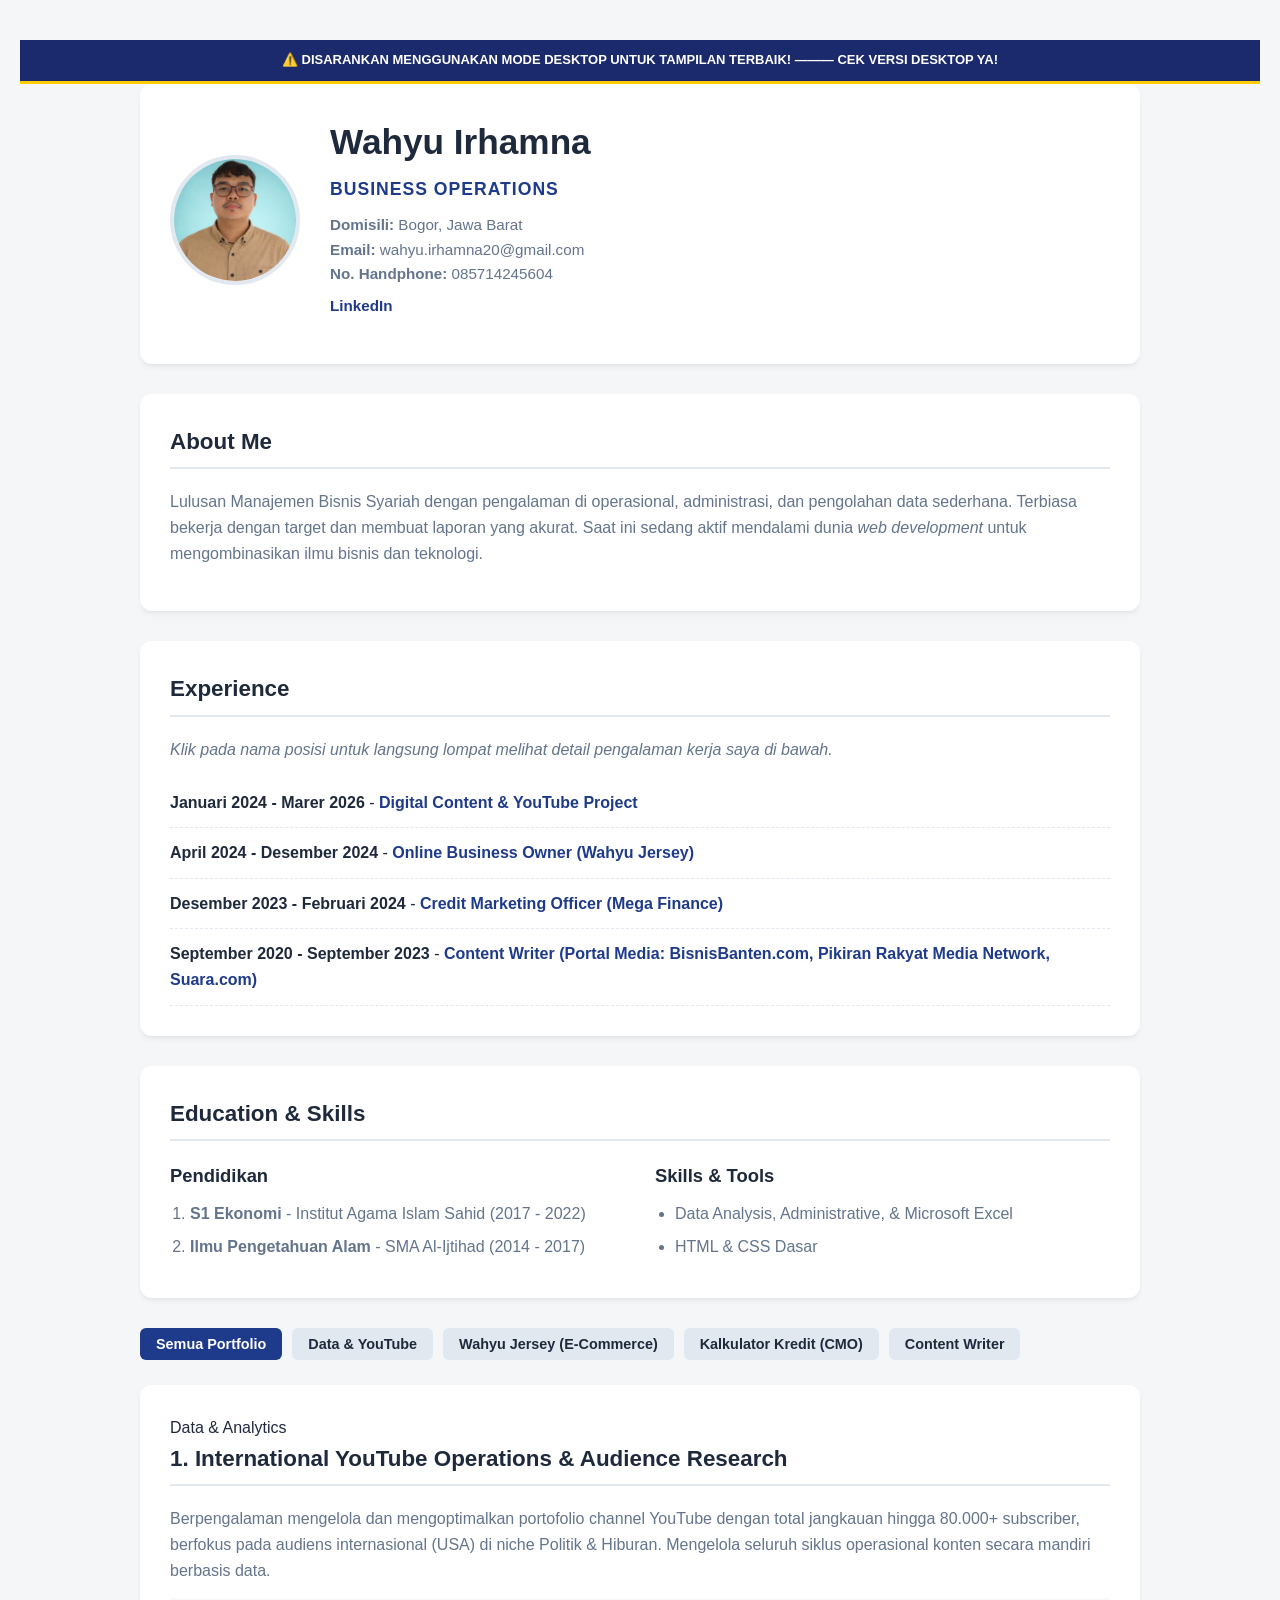
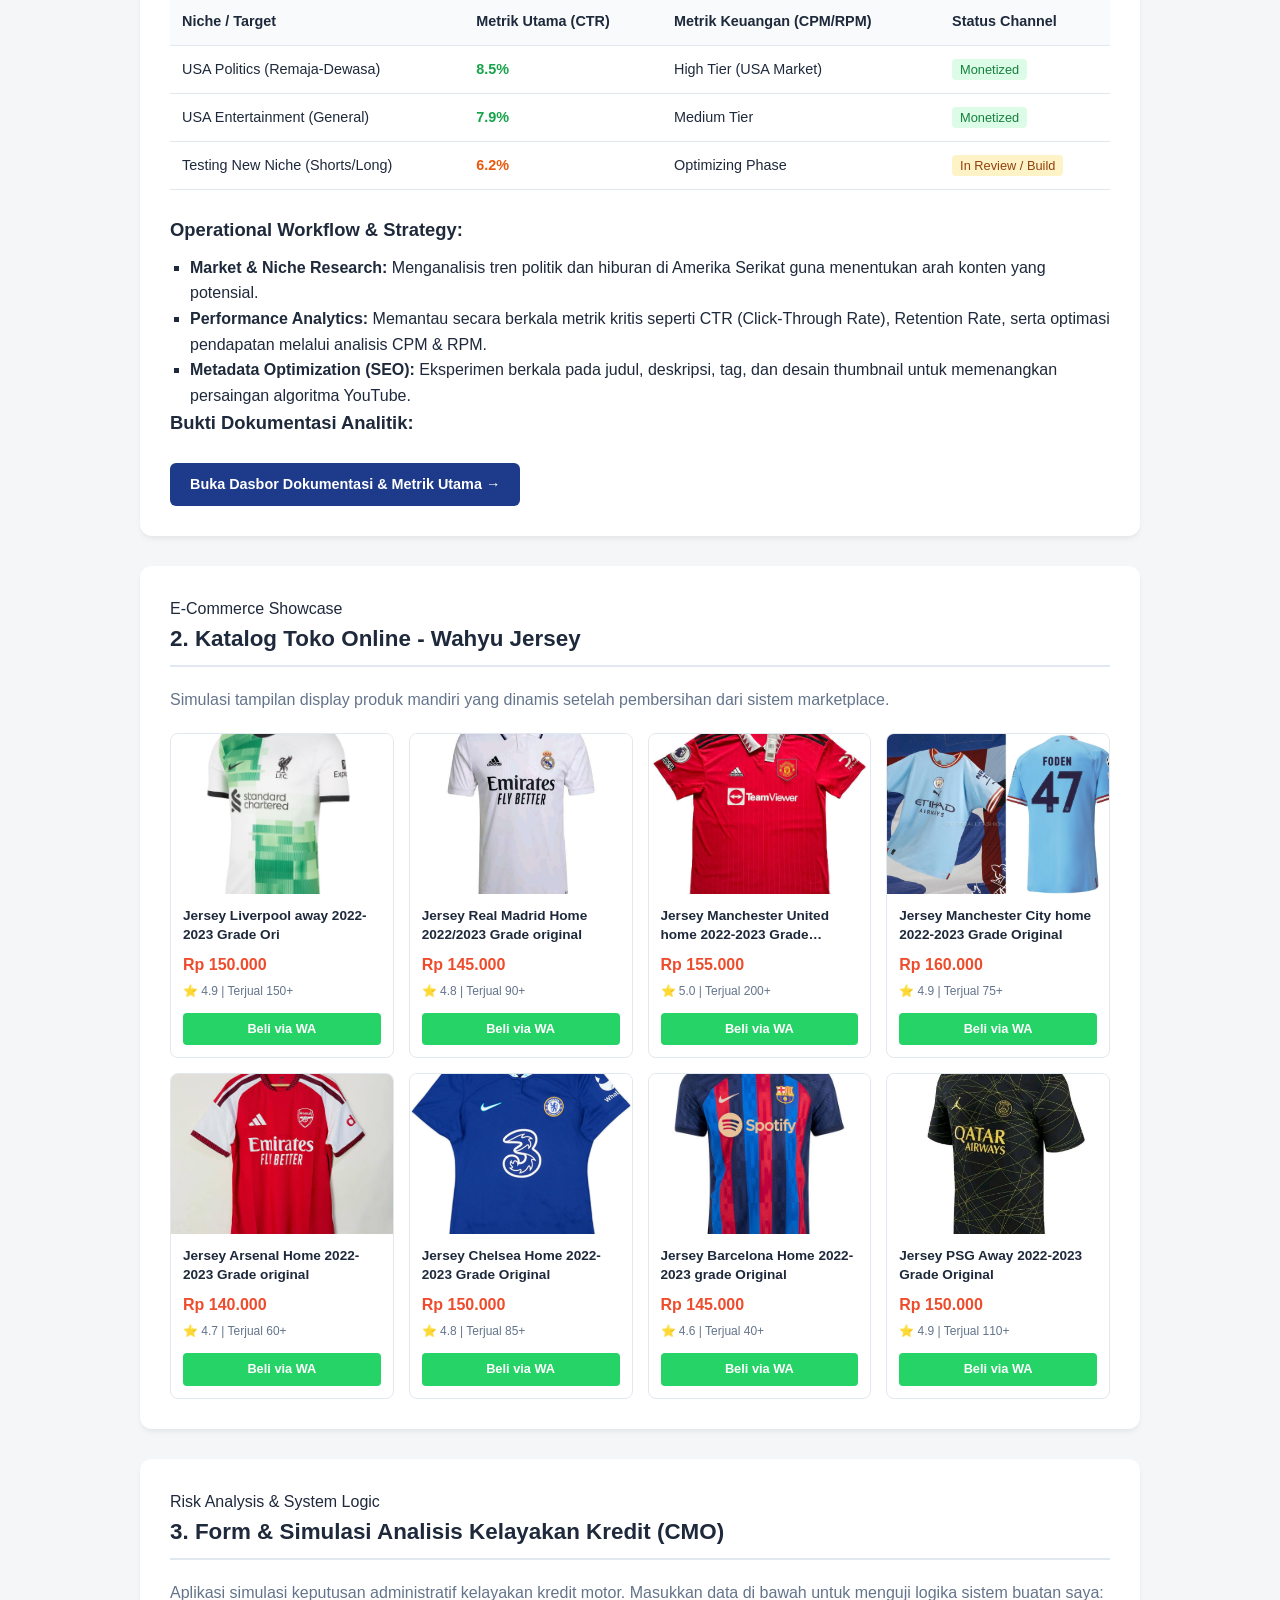
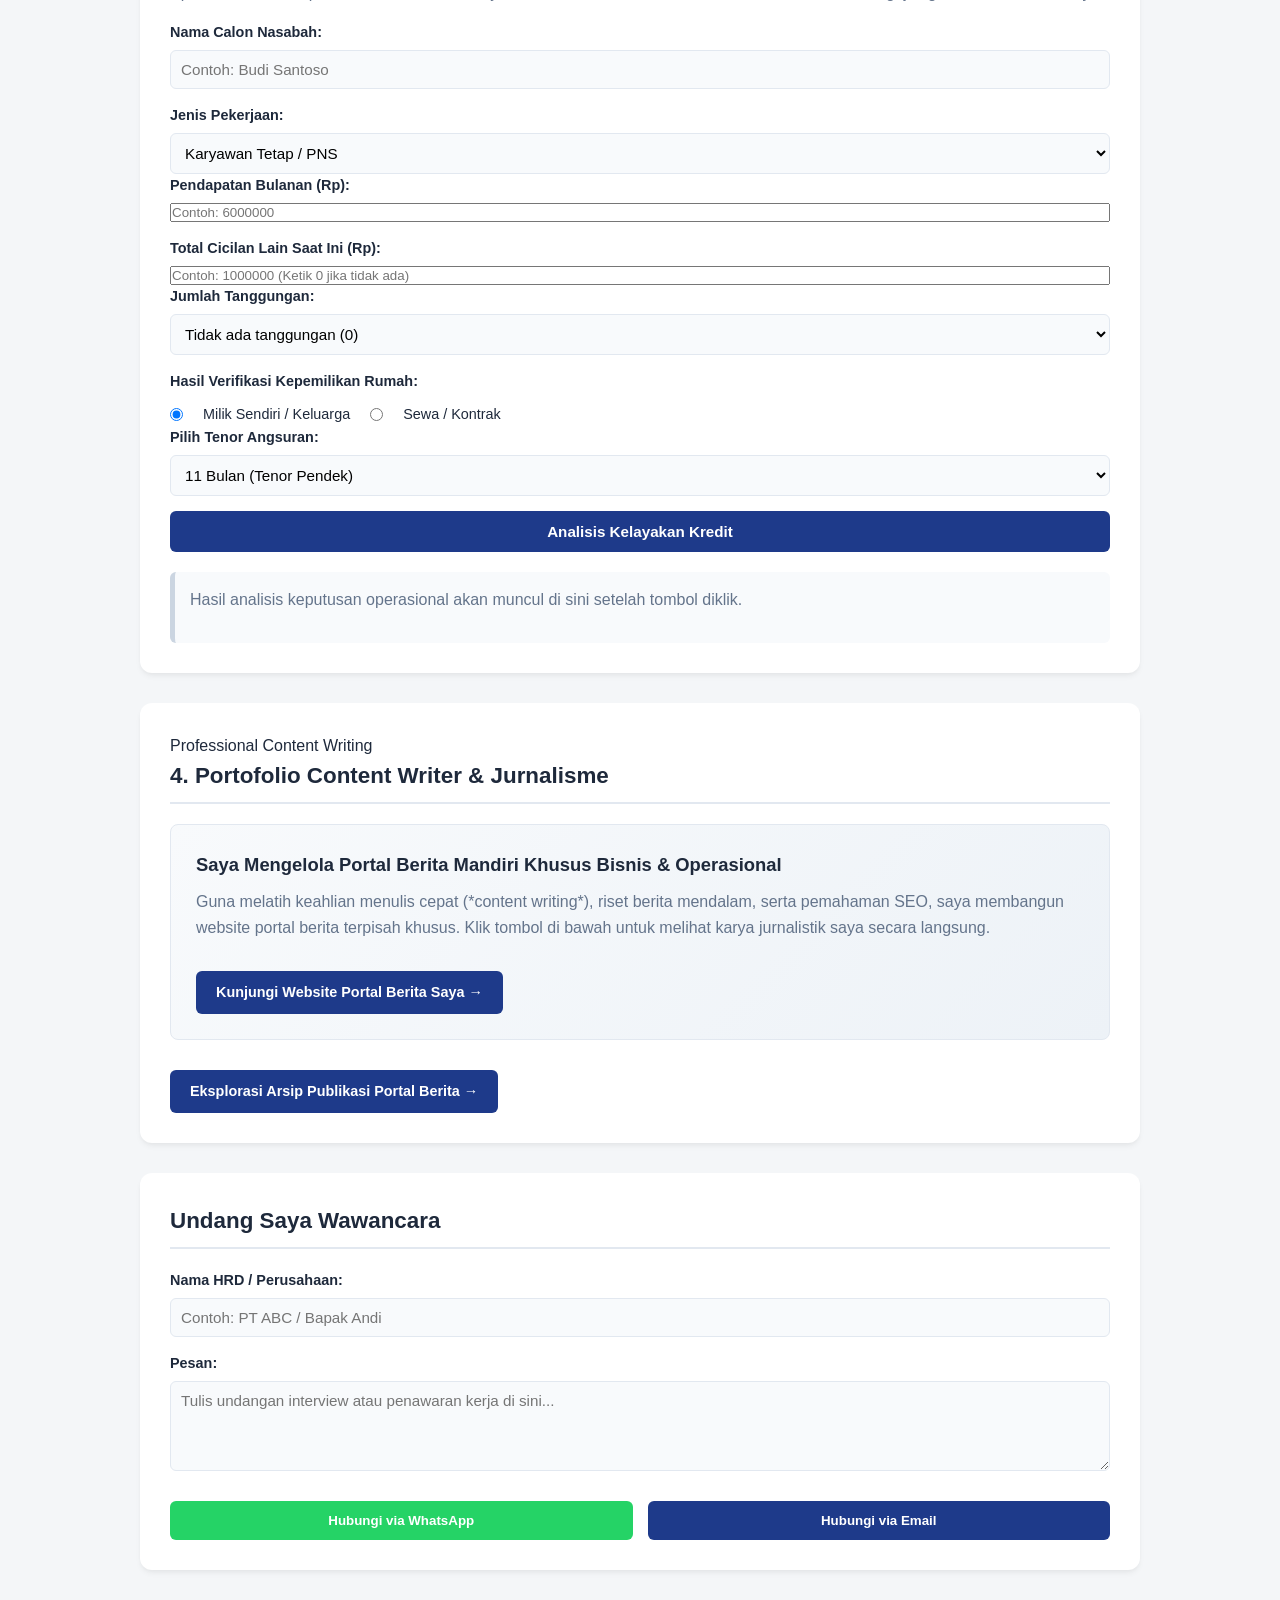
<file: index.html>
<!DOCTYPE html>
<html>
<head>
    <meta charset="utf-8">
    <meta name="viewport" content="width=device-width, initial-scale=1">
    <title>Portofolio Wahyu Irhamna</title>
    <link rel="stylesheet"href="2.css">
    <script src="3.js"defer></script>
</head>

<body>

    <div id="mobile-warning" style="background: #1a2a6c; color: #ffffff; padding: 10px 0; text-align: center; font-size: 13px; font-weight: 800; border-bottom: 3px solid #ffcc00; display: block; overflow: hidden; white-space: nowrap; width: 100%;">
  <div style="display: inline-block; white-space: nowrap; animation: marquee 10s linear infinite;">
    ⚠️ DISARANKAN MENGGUNAKAN MODE DESKTOP UNTUK TAMPILAN TERBAIK! ——— CEK VERSI DESKTOP YA!
  </div>
</div>

<style>
  /* Kita pasang di sini supaya browser langsung kenal animasinya */
  @keyframes marquee {
    0% { transform: translateX(100%); }
    100% { transform: translateX(-100%); }
  }
</style>


<script>
  if (window.innerWidth < 768) {
    document.getElementById('mobile-warning').style.display = 'block';
  }
</script>

     <div class="container">
        <!-- 1. BAGIAN PROFIL UTAMA -->
        <header class="profile-header">
            <div class="profile-avatar">
                <img src="wahyu1.jpg" alt="Foto Profil Wahyu Irhamna">
            </div>
            <div class="profile-info">
                <h1>Wahyu Irhamna</h1>
                <p class="tagline">Business Operations</p>
                <p class="meta-info">
                    <strong>Domisili:</strong> Bogor, Jawa Barat <br>
                    <strong>Email:</strong> wahyu.irhamna20@gmail.com <br>
                    <strong>No. Handphone:</strong> 085714245604 <br>
                    <a href="https://linkedin.com/in/wahyu-irhamna" target="_blank" class="btn-linkedin">LinkedIn</a>
                </p>
            </div>
        </header>

        <!-- 2. BAGIAN TENTANG SAYA -->
        <section class="section about-section">
            <h2>About Me</h2>
            <p>
                Lulusan Manajemen Bisnis Syariah dengan pengalaman di operasional, administrasi, dan pengolahan data sederhana. 
                Terbiasa bekerja dengan target dan membuat laporan yang akurat. Saat ini sedang aktif mendalami dunia <em>web development</em> 
                untuk mengombinasikan ilmu bisnis dan teknologi.
            </p>
        </section>

        <!-- 3. BAGIAN RINGKASAN PENGALAMAN -->
        <section class="section experience-section">
            <h2>Experience</h2>
            <p class="instruction"><em>Klik pada nama posisi untuk langsung lompat melihat detail pengalaman kerja saya di bawah.</em></p>
            <ul class="exp-list">
                <li><strong>Januari 2024 - Marer 2026</strong> - <a href="#karya-youtube">Digital Content & YouTube Project</a></li>
                <li><strong>April 2024 - Desember 2024</strong> - <a href="#karya-jersey">Online Business Owner (Wahyu Jersey)</a></li>
                <li><strong>Desember 2023 - Februari 2024</strong> - <a href="#karya-cmo">Credit Marketing Officer (Mega Finance)</a></li>
                <li><strong>September 2020 - September 2023</strong> - <a href="#karya-artikel">Content Writer (Portal Media: BisnisBanten.com, Pikiran Rakyat Media Network, Suara.com)</a></li>
            </ul>
        </section>

        <!-- 4. BAGIAN PENDIDIKAN & SKILL -->
        <section class="section edu-skills-section">
            <h2>Education & Skills</h2>
            <div class="grid-2col">
                <div class="edu-box">
                    <h3>Pendidikan</h3>
                    <ol>
                        <li><strong>S1 Ekonomi</strong> - Institut Agama Islam Sahid (2017 - 2022)</li>
                        <li><strong>Ilmu Pengetahuan Alam</strong> - SMA Al-Ijtihad (2014 - 2017)</li>
                    </ol>
                </div>
                <div class="skills-box">
                    <h3>Skills & Tools</h3>
                    <ul>
                        <li>Data Analysis, Administrative, & Microsoft Excel</li>
                        <li>HTML & CSS Dasar</li>
                    </ul>
                </div>
            </div>
        </section>

        <!-- ==================================================== -->
        <!-- JAVASCRIPT FILTER BUTTONS                            -->
        <!-- ==================================================== -->
        <div class="filter-container">
            <button class="btn-filter active" data-filter="all">Semua Portfolio</button>
            <button class="btn-filter" data-filter="youtube">Data & YouTube</button>
            <button class="btn-filter" data-filter="jersey">Wahyu Jersey (E-Commerce)</button>
            <button class="btn-filter" data-filter="kredit">Kalkulator Kredit (CMO)</button>
            <button class="btn-filter" data-filter="writer">Content Writer</button>
        </div>

        <!-- ==================================================== -->
        <!-- SECTION BANJIR PORTOFOLIO UTAMA                      -->
        <!-- ==================================================== -->
        
        <!-- KARYA 1: YOUTUBE PROJECT -->
        <section class="section portfolio-item" id="karya-youtube" data-category="youtube">
            <span class="badge">Data & Analytics</span>
            
            <h2>1. International YouTube Operations & Audience Research</h2>
            <p>
                Berpengalaman mengelola dan mengoptimalkan portofolio channel YouTube dengan total jangkauan hingga 80.000+ subscriber, 
                berfokus pada audiens internasional (USA) di niche Politik & Hiburan. Mengelola seluruh siklus operasional konten secara mandiri berbasis data.
            </p>
            
            <div class="table-responsive">
                <table class="modern-table">
                    <thead>
                        <tr>
                            <th>Niche / Target</th>
                            <th>Metrik Utama (CTR)</th>
                            <th>Metrik Keuangan (CPM/RPM)</th>
                            <th>Status Channel</th>
                        </tr>
                    </thead>
                    <tbody>
                        <tr>
                            <td>USA Politics (Remaja-Dewasa)</td>
                            <td><span class="txt-green">8.5%</span></td>
                            <td>High Tier (USA Market)</td>
                            <td><span class="status-badge success">Monetized</span></td>
                        </tr>
                        <tr>
                            <td>USA Entertainment (General)</td>
                            <td><span class="txt-green">7.9%</span></td>
                            <td>Medium Tier</td>
                            <td><span class="status-badge success">Monetized</span></td>
                        </tr>
                        <tr>
                            <td>Testing New Niche (Shorts/Long)</td>
                            <td><span class="txt-orange">6.2%</span></td>
                            <td>Optimizing Phase</td>
                            <td><span class="status-badge warning">In Review / Build</span></td>
                        </tr>
                    </tbody>
                </table>
            </div>

            <div class="workflow-box" style="margin-top: 25px;">
                <h3>Operational Workflow & Strategy:</h3>
                <ul class="workflow-list" style="list-style-type: square; padding-left: 20px; line-height: 1.6;">
                    <li><strong>Market & Niche Research:</strong> Menganalisis tren politik dan hiburan di Amerika Serikat guna menentukan arah konten yang potensial.</li>
                    <li><strong>Performance Analytics:</strong> Memantau secara berkala metrik kritis seperti CTR (Click-Through Rate), Retention Rate, serta optimasi pendapatan melalui analisis CPM & RPM.</li>
                    <li><strong>Metadata Optimization (SEO):</strong> Eksperimen berkala pada judul, deskripsi, tag, dan desain thumbnail untuk memenangkan persaingan algoritma YouTube.</li>
                </ul>
            </div>

           <h3 class="bukti-judul">Bukti Dokumentasi Analitik:</h3>

        <a href="arsip.html?type=youtube" class="btn-goto-portal" style="margin-top: 15px; display: inline-block;">
            Buka Dasbor Dokumentasi & Metrik Utama →
        </a>


        </section>

        <!-- KARYA 2: WAHYU JERSEY (10 KATALOG ALA SHOPEE) -->
        <section class="section portfolio-item" id="karya-jersey" data-category="jersey">
            <span class="badge">E-Commerce Showcase</span>
            <h2>2. Katalog Toko Online - Wahyu Jersey</h2>
            <p>Simulasi tampilan display produk mandiri yang dinamis setelah pembersihan dari sistem marketplace.</p>
            
            <!-- Grid Produk ala Shopee (10 Jersey) -->
            <div class="shopee-grid">
                
                <!-- Produk 1 -->
                <div class="product-card">
                    <img src="jersey/baju1.jpg" alt="jersey Liverpool" class="prod-img">
                    <div class="prod-info">
                        <h4 class="prod-title">Jersey Liverpool away 2022-2023 Grade Ori</h4>
                        <p class="prod-price">Rp 150.000</p>
                        <p class="prod-rating">⭐ 4.9 | Terjual 150+</p>
                        <a href="https://wa.me/6285714245604" target="_blank" class="btn-buy-wa">Beli via WA</a>
                    </div>
                </div>

                <!-- Produk 2 -->
                <div class="product-card">
                    <img src="jersey/baju2.jpg" alt="jersey Madrid" class="prod-img">
                    <div class="prod-info">
                        <h4 class="prod-title">Jersey Real Madrid Home 2022/2023 Grade original</h4>
                        <p class="prod-price">Rp 145.000</p>
                        <p class="prod-rating">⭐ 4.8 | Terjual 90+</p>
                        <a href="https://wa.me/6285714245604" target="_blank" class="btn-buy-wa">Beli via WA</a>
                    </div>
                </div>

                <!-- Produk 3 -->
                <div class="product-card">
                    <img src="jersey/baju3.jpg" alt="jersey MU" class="prod-img">
                    <div class="prod-info">
                        <h4 class="prod-title">Jersey Manchester United home 2022-2023 Grade Original</h4>
                        <p class="prod-price">Rp 155.000</p>
                        <p class="prod-rating">⭐ 5.0 | Terjual 200+</p>
                        <a href="https://wa.me/6285714245604" target="_blank" class="btn-buy-wa">Beli via WA</a>
                    </div>
                </div>

                <!-- Produk 4 -->
                <div class="product-card">
                    <img src="jersey/baju4.jpg" alt="jersey Manchester City" class="prod-img">
                    <div class="prod-info">
                        <h4 class="prod-title">Jersey Manchester City home 2022-2023 Grade Original</h4>
                        <p class="prod-price">Rp 160.000</p>
                        <p class="prod-rating">⭐ 4.9 | Terjual 75+</p>
                        <a href="https://wa.me/6285714245604" target="_blank" class="btn-buy-wa">Beli via WA</a>
                    </div>
                </div>

                <!-- Produk 5 -->
                <div class="product-card">
                    <img src="jersey/baju5.jpg" alt="jersey Arenal" class="prod-img">
                    <div class="prod-info">
                        <h4 class="prod-title">Jersey Arsenal Home 2022-2023 Grade original</h4>
                        <p class="prod-price">Rp 140.000</p>
                        <p class="prod-rating">⭐ 4.7 | Terjual 60+</p>
                        <a href="https://wa.me/6285714245604" target="_blank" class="btn-buy-wa">Beli via WA</a>
                    </div>
                </div>

                <!-- Produk 6 -->
                <div class="product-card">
                    <img src="jersey/baju6.jpg" alt="jersey Chelsea" class="prod-img">
                    <div class="prod-info">
                        <h4 class="prod-title">Jersey Chelsea Home 2022-2023 Grade Original</h4>
                        <p class="prod-price">Rp 150.000</p>
                        <p class="prod-rating">⭐ 4.8 | Terjual 85+</p>
                        <a href="https://wa.me/6285714245604" target="_blank" class="btn-buy-wa">Beli via WA</a>
                    </div>
                </div>

                <!-- Produk 7 -->
                <div class="product-card">
                    <img src="jersey/baju7.jpg" alt="jersey Barcelona" class="prod-img">
                    <div class="prod-info">
                        <h4 class="prod-title">Jersey Barcelona Home 2022-2023 grade Original</h4>
                        <p class="prod-price">Rp 145.000</p>
                        <p class="prod-rating">⭐ 4.6 | Terjual 40+</p>
                        <a href="https://wa.me/6285714245604" target="_blank" class="btn-buy-wa">Beli via WA</a>
                    </div>
                </div>

                <!-- Produk 8 -->
                <div class="product-card">
                    <img src="jersey/baju8.jpg" alt="jersey PSG" class="prod-img">
                    <div class="prod-info">
                        <h4 class="prod-title">Jersey PSG Away 2022-2023 Grade Original</h4>
                        <p class="prod-price">Rp 150.000</p>
                        <p class="prod-rating">⭐ 4.9 | Terjual 110+</p>
                        <a href="https://wa.me/6285714245604" target="_blank" class="btn-buy-wa">Beli via WA</a>
                    </div>
                </div>

            </div>
        </section>

        <!-- KARYA 3: CMO MEGA FINANCE (KALKULATOR INTERAKTIF) -->
        <section class="section portfolio-item" id="karya-kredit" data-category="kredit">
    <span class="badge">Risk Analysis & System Logic</span>
    <h2>3. Form & Simulasi Analisis Kelayakan Kredit (CMO)</h2>
    <p>Aplikasi simulasi keputusan administratif kelayakan kredit motor. Masukkan data di bawah untuk menguji logika sistem buatan saya:</p>

    <form id="form-kredit" class="modern-form" onsubmit="event.preventDefault();">
        <div class="form-group full-width">
            <label for="nama_nasabah">Nama Calon Nasabah:</label>
            <input type="text" id="nama_nasabah" placeholder="Contoh: Budi Santoso">
        </div>

        <div class="form-row">
            <div class="form-group">
                <label for="pekerjaan">Jenis Pekerjaan:</label>
                <select id="pekerjaan">
                    <option value="tetap">Karyawan Tetap / PNS</option>
                    <option value="kontrak">Karyawan Kontrak</option>
                    <option value="wiraswasta">Wiraswasta / Pekerja Bebas</option>
                </select>
            </div>
            <div class="form-group">
                <label for="gaji">Pendapatan Bulanan (Rp):</label>
                <input type="number" id="gaji" placeholder="Contoh: 6000000">
            </div>
        </div>

        <div class="form-row">
            <div class="form-group">
                <label for="cicilan_lain">Total Cicilan Lain Saat Ini (Rp):</label>
                <input type="number" id="cicilan_lain" placeholder="Contoh: 1000000 (Ketik 0 jika tidak ada)">
            </div>
            <div class="form-group">
                <label for="tanggungan">Jumlah Tanggungan:</label>
                <select id="tanggungan">
                    <option value="0">Tidak ada tanggungan (0)</option>
                    <option value="1">1 - 2 Orang</option>
                    <option value="3">Lebih dari 2 Orang</option>
                </select>
            </div>
        </div>

        <div class="form-row">
            <div class="form-group">
                <label>Hasil Verifikasi Kepemilikan Rumah:</label>
                <div class="radio-group">
                    <input type="radio" id="rumah_sendiri" name="rumah" value="sendiri" checked>
                    <label for="rumah_sendiri">Milik Sendiri / Keluarga</label>
                    <input type="radio" id="rumah_sewa" name="rumah" value="sewa">
                    <label for="rumah_sewa">Sewa / Kontrak</label>
                </div>
            </div>
            <div class="form-group">
                <label for="tenor">Pilih Tenor Angsuran:</label>
                <select id="tenor">
                    <option value="11">11 Bulan (Tenor Pendek)</option>
                    <option value="23">23 Bulan (Tenor Sedang)</option>
                    <option value="35">35 Bulan (Tenor Panjang)</option>
                </select>
            </div>
        </div>

        <button type="button" id="btn-hitung-kredit">Analisis Kelayakan Kredit</button>
    </form>

    <div id="hasil-kredit-box" class="result-box">
        <p id="txt-hasil-kredit">Hasil analisis keputusan operasional akan muncul di sini setelah tombol diklik.</p>
    </div>
</section>

        <!-- KARYA 4: CONTENT WRITER (HEADLINE & PINTU GERBANG KE WEB PORTAL BERITA) -->
        <section class="section portfolio-item" id="karya-artikel" data-category="writer">
            <span class="badge">Professional Content Writing</span>
            <h2>4. Portofolio Content Writer & Jurnalisme</h2>
            
            <div class="headline-portal-box">
                <h3>Saya Mengelola Portal Berita Mandiri Khusus Bisnis & Operasional</h3>
                <p>
                    Guna melatih keahlian menulis cepat (*content writing*), riset berita mendalam, serta pemahaman SEO, 
                    saya membangun website portal berita terpisah khusus. Klik tombol di bawah untuk melihat karya jurnalistik saya secara langsung.
                </p>
                <!-- Ganti '#' dengan link URL website berita lo nanti kalau sudah jadi -->
                <a href="portal/index.html" target="_blank" class="btn-goto-portal">Kunjungi Website Portal Berita Saya →</a>
            </div>
            <div style="margin-top: 15px;">
    <a href="arsip.html?type=writer" target="_blank" class="btn-goto-portal" style="display: inline-block; padding: 10px 20px; box-sizing: border-box;">
        Eksplorasi Arsip Publikasi Portal Berita →
    </a>
</div>
        </section>

        <!-- 5. FORM HUBUNGI HRD -->
        <section class="section contact-section">
            <h2>Undang Saya Wawancara</h2>
            <form id="form-hrd" class="modern-form shadow-form">
                <div class="form-group">
                    <label for="nama_hrd">Nama HRD / Perusahaan:</label>
                    <input type="text" id="nama_hrd" required placeholder="Contoh: PT ABC / Bapak Andi">
                </div>
                <div class="form-group">
                    <label for="pesan_hrd">Pesan:</label>
                    <textarea id="pesan_hrd" rows="4" required placeholder="Tulis undangan interview atau penawaran kerja di sini..."></textarea>
                </div>
                <div style="display: flex; gap: 15px; margin-top: 15px;">
    
    <a href="https://api.whatsapp.com/send?phone=6285714245604&text=Halo%20Wahyu,%20saya%20tertarik%20dengan%20portofolio%20Anda%20dan%20ingin%20mengundang%20wawancara." target="_blank" style="flex: 1; text-decoration: none;">
        <button type="button" style="width: 100%; padding: 12px; background-color: #25D366; color: white; border: none; border-radius: 6px; font-weight: bold; cursor: pointer;">
            Hubungi via WhatsApp
        </button>
    </a>

    <a href="mailto:wahyu.irhamna20@gmail.com?subject=Undangan%20Wawancara%20-%20Portofolio" style="flex: 1; text-decoration: none;">
        <button type="button" style="width: 100%; padding: 12px; background-color: #1E3A8A; color: white; border: none; border-radius: 6px; font-weight: bold; cursor: pointer;">
            Hubungi via Email
        </button>
    </a>

</div>
</file>
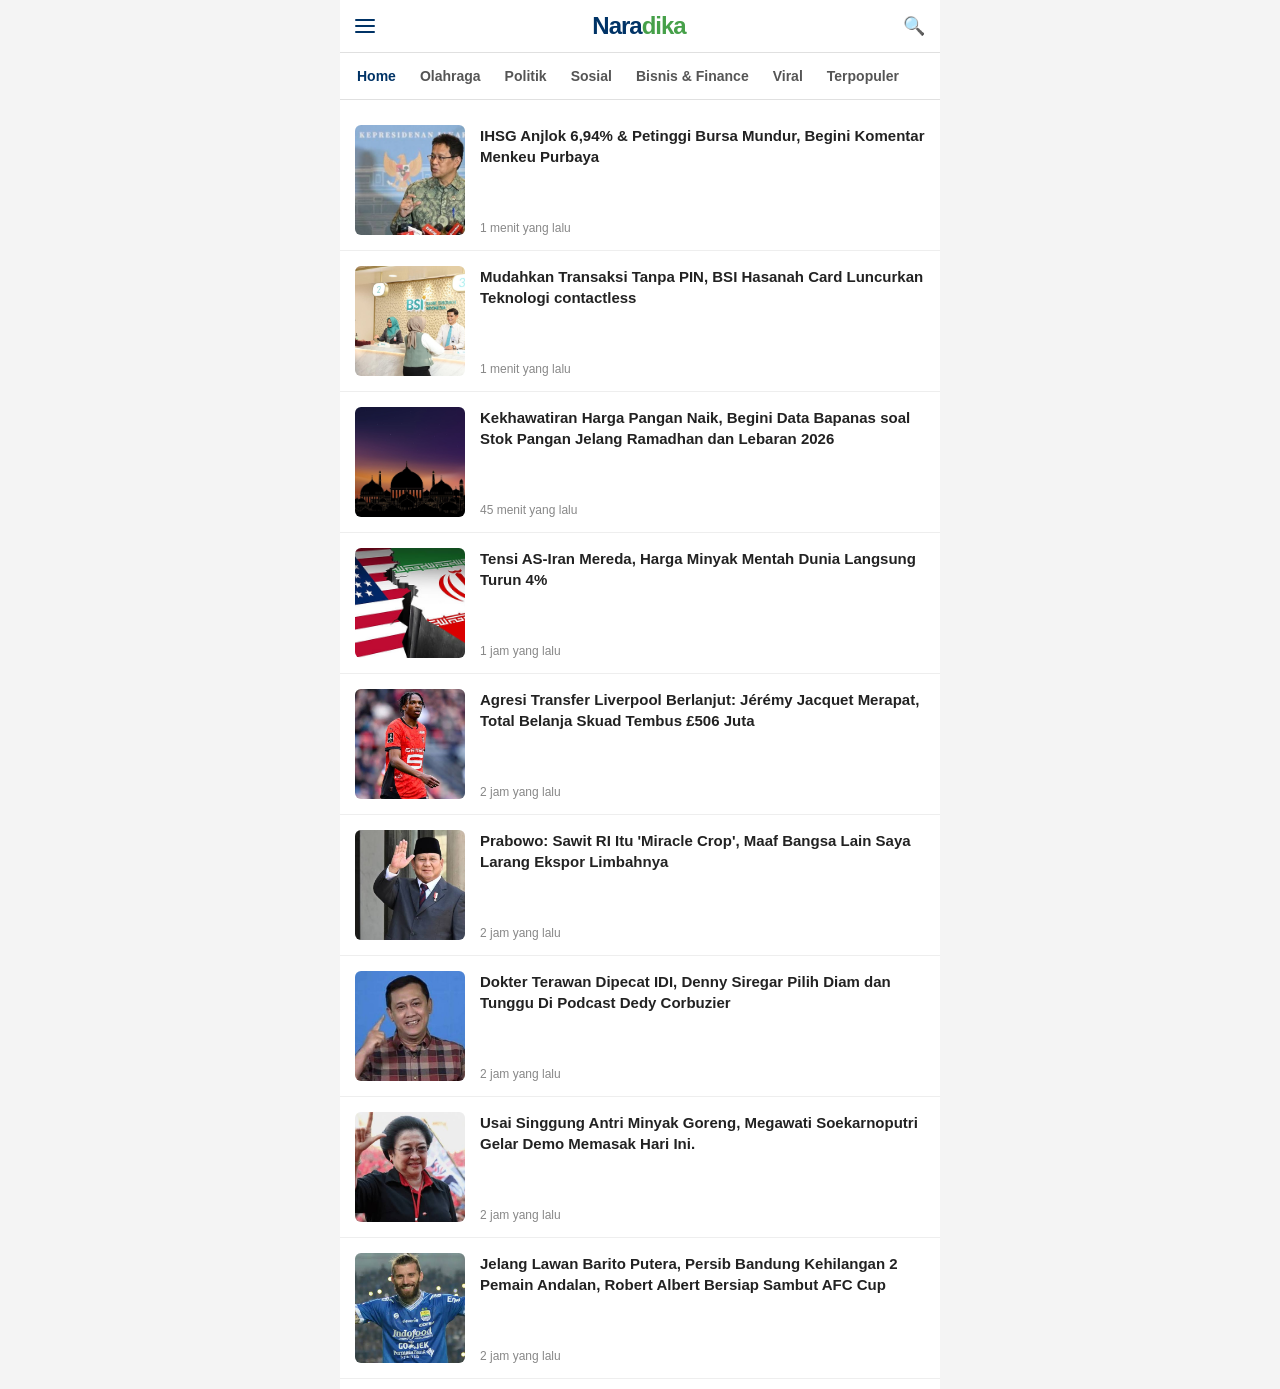
<file: portal/index.html>
<!DOCTYPE html>
<html lang="id">
<head>
    <meta charset="UTF-8">
    <meta name="viewport" content="width=device-width, initial-scale=1.0">
    <title>Naradika.com - Berita Terkini, Akurat dan Terpercaya</title>
    <!-- Menghubungkan ke baju desain CSS yang sama -->
    
    <link rel="stylesheet" href="gaya.css">
</head>
    <script src="script.js" defer></script>
<body>

    <!-- ==================================================== -->
    <!-- 1. HEADER UTAMA (STICKY MENU) ALA FOTO 1000118827.jpg -->
    <!-- ==================================================== -->
    <header class="detik-header">
        <div class="header-left">
            <!-- Tombol Hamburger (Garis Tiga) -->
            <div class="menu-icon">
                <span></span>
                <span></span>
                <span></span>
            </div>
        </div>
        
        <div class="header-center">
            <!-- Logo Naradika Dua Warna Khas Detik -->
            <a href="index.html" class="logo-naradika">Nara<span>dika</span></a>
        </div>
        
        <div class="header-right">
            <!-- Ikon Kaca Pembesar (Search) -->
            <span class="search-icon">🔍</span>
        </div>
    </header>

    <!-- ==================================================== -->
    <!-- 2. NAVIGASI KATEGORI GESER (HORIZONTAL SCROLL)      -->
    <!-- ==================================================== -->
    <nav class="category-nav">
        <div class="nav-scroll">
            <a href="#" class="nav-item active"data-category="all">Home</a>
            <a href="#" class="nav-item"data-category="olahraga">Olahraga</a>
            <a href="#" class="nav-item"data-category="politik">Politik</a>
            <a href="#" class="nav-item"data-category="sosial">Sosial</a>
            <a href="#" class="nav-item"data-category="Bisnis & finance">Bisnis & Finance</a>
            <a href="#" class="nav-item"data-category="viral">Viral</a>
            <a href="#" class="nav-item"data-category="terpopuler">Terpopuler</a>
        </div>
    </nav>

    <!-- ==================================================== -->
    <!-- 3. DAFTAR BERITA BERJEJER KE BAWAH (FOTO KIRI, TEKS KANAN) -->
    <!-- ==================================================== -->
    <main class="news-container" id="berita-ihsg">
        
        <!-- BERITA 1: TEMA OLAHRAGA (Mengarah ke Halaman Artikel Ronaldo-Messi) -->
        <article class="news-card"data-item="politik">
            <div class="news-img-box">
                <img src="../writer/gov11.jpeg" alt="purbaya">
            </div>
            <div class="news-info">
                <h3 class="news-title">
                    <a href="web artikel.html#berita-ihsg">IHSG Anjlok 6,94% & Petinggi Bursa Mundur, Begini Komentar Menkeu Purbaya</a>
                </h3>
                <span class="news-time">1 menit yang lalu</span>
            </div>
        </article>

        <!-- BERITA 2: TEMA BISNIS -->
        <!-- BERITA 1: TEMA OLAHRAGA (Mengarah ke Halaman Artikel Ronaldo-Messi) -->
        <article class="news-card"data-item="politik">
            <div class="news-img-box">
                <img src="../writer/gov2.jpg" alt="bsi">
            </div>
            <div class="news-info">
                <h3 class="news-title">
                    <a href="web artikel.html#berita-bsi">Mudahkan Transaksi Tanpa PIN, BSI Hasanah Card Luncurkan Teknologi contactless</a>
                </h3>
                <span class="news-time">1 menit yang lalu</span>
            </div>
        </article>

        <!-- BERITA 3: TEMA POLITIK -->
        <article class="news-card"data-item="politik">
            <div class="news-img-box">
                <img src="../writer/gov3.jpg" alt="Ramadhan">
            </div>
            <div class="news-info">
                <h3 class="news-title">
        <a href="web artikel.html#berita-pangan">Kekhawatiran Harga Pangan Naik, Begini Data Bapanas soal Stok Pangan Jelang Ramadhan dan Lebaran 2026</a>
                </h3>
                <span class="news-time">45 menit yang lalu</span>
            </div>
        </article>

        <!-- BERITA 4: TEMA VIRAL -->
        <article class="news-card"data-item="politik">
            <div class="news-img-box">
                <img src="../writer/gov4.jpg" alt="harga minyak">
            </div>
            <div class="news-info">
                <h3 class="news-title">
                    <a href="web artikel.html#berita-minyak">Tensi AS-Iran Mereda, Harga Minyak Mentah Dunia Langsung Turun 4%</a>
                </h3>
                <span class="news-time">1 jam yang lalu</span>
            </div>
        </article>

        <!-- BERITA 5: TEMA SOSIAL -->
        <article class="news-card"data-item="olahraga">
            <div class="news-img-box">
                <img src="../writer/gov5.jpeg" alt="liverpool">
            </div>
            <div class="news-info">
                <h3 class="news-title">
                    <a href="web artikel.html#berita-liverpool">Agresi Transfer Liverpool Berlanjut: Jérémy Jacquet Merapat, Total Belanja Skuad Tembus £506 Juta</a>
                </h3>
                <span class="news-time">2 jam yang lalu</span>
            </div>
        </article>

        <article class="news-card"data-item="politik">
            <div class="news-img-box">
                <img src="../writer/gov6.jpeg" alt="prabowo">
            </div>
            <div class="news-info">
                <h3 class="news-title">
                    <a href="web artikel.html#berita-prabowo">Prabowo: Sawit RI Itu 'Miracle Crop', Maaf Bangsa Lain Saya Larang Ekspor Limbahnya</a>
                </h3>
                <span class="news-time">2 jam yang lalu</span>
            </div>
        </article>

        <article class="news-card"data-item="politik">
            <div class="news-img-box">
                <img src="../writer/gov7.jpeg" alt="deni siregar">
            </div>
            <div class="news-info">
                <h3 class="news-title">
                    <a href="web artikel.html#berita-idi">Dokter Terawan Dipecat IDI, Denny Siregar Pilih Diam dan Tunggu Di Podcast Dedy Corbuzier</a>
                </h3>
                <span class="news-time">2 jam yang lalu</span>
            </div>
        </article>

        <article class="news-card"data-item="politik">
            <div class="news-img-box">
                <img src="../writer/gov8.jpeg" alt="megawati">
            </div>
            <div class="news-info">
                <h3 class="news-title">
                    <a href="web artikel.html#berita-megawati">Usai Singgung Antri Minyak Goreng, Megawati Soekarnoputri Gelar Demo Memasak Hari Ini.</a>
                </h3>
                <span class="news-time">2 jam yang lalu</span>
            </div>
        </article>


         <article class="news-card"data-item="olahraga">
            <div class="news-img-box">
                <img src="../writer/gov9.jpeg" alt="persib">
            </div>
            <div class="news-info">
                <h3 class="news-title">
                    <a href="web artikel.html#berita-persib">Jelang Lawan Barito Putera, Persib Bandung Kehilangan 2 Pemain Andalan, Robert Albert Bersiap Sambut AFC Cup</a>
                </h3>
                <span class="news-time">2 jam yang lalu</span>
            </div>
        </article>


    </main>

</body>
</html>
</file>
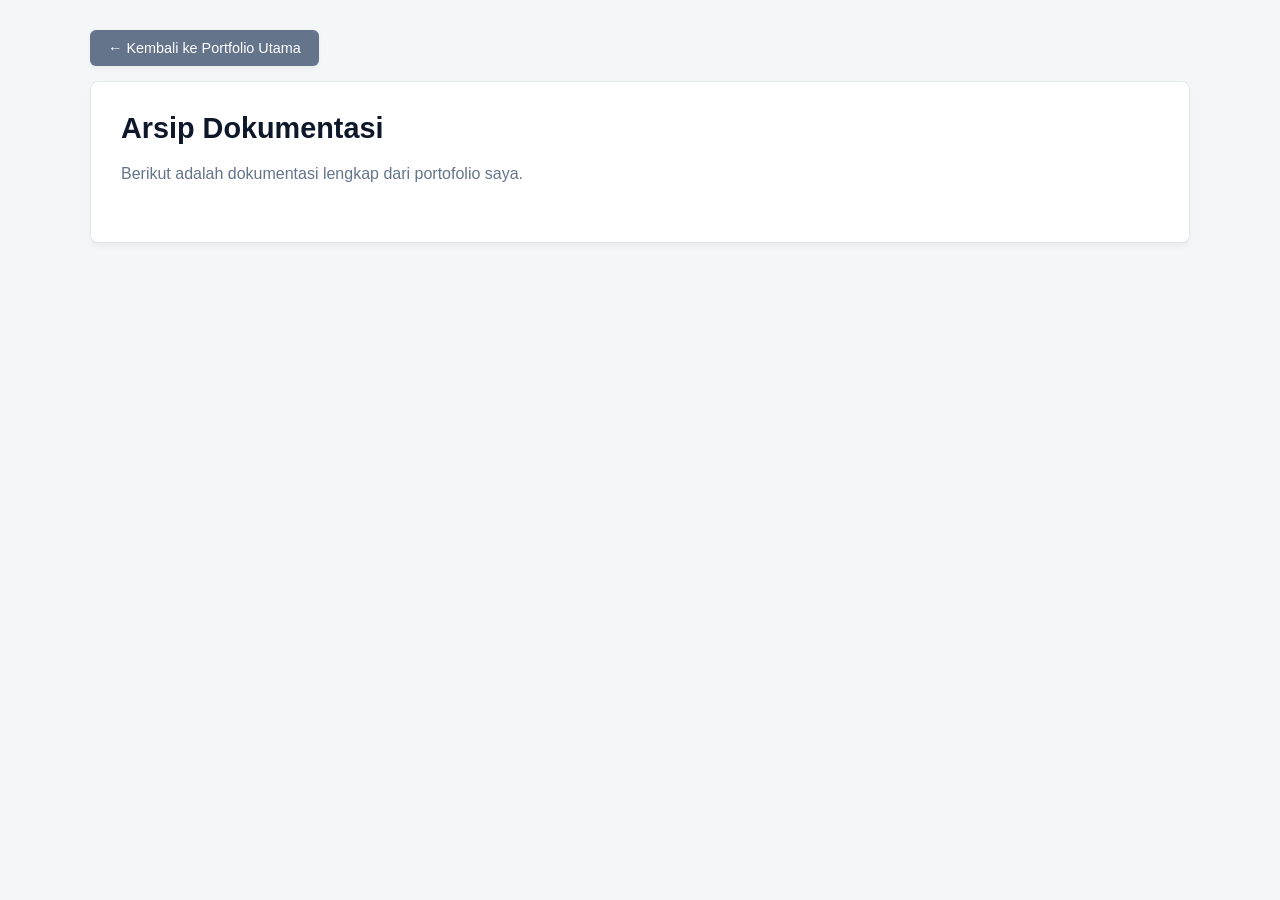
<file: arsip.html>
<!DOCTYPE html>
<html lang="id">
<head>
    <meta charset="utf-8">
    <meta name="viewport" content="width=device-width, initial-scale=1">
    <title>Arsip Portofolio - Wahyu Irhamna</title>
    
    <style>
        body {
            background-color: #f4f6f8;
            font-family: 'Segoe UI', Helvetica, Arial, sans-serif;
            margin: 0;
            padding: 0;
            color: #1e293b;
        }

        .container {
            padding: 30px 20px;
            max-width: 1100px;
            margin: 0 auto;
        }

        .btn-back {
            background-color: #64748b;
            color: white;
            padding: 10px 18px;
            border-radius: 6px;
            font-size: 0.9rem;
            font-weight: 500;
            text-decoration: none;
            display: inline-block;
            transition: background 0.2s, transform 0.2s;
            box-shadow: 0 2px 4px rgba(0,0,0,0.05);
        }

        .btn-back:hover {
            background-color: #475569;
            transform: translateY(-1px);
        }

        .section-box {
            background: white;
            padding: 30px;
            border-radius: 8px;
            border: 1px solid #e2e8f0;
            box-shadow: 0 4px 6px -1px rgba(0,0,0,0.05);
            margin-top: 15px;
        }

        h2 {
            font-size: 1.8rem;
            font-weight: 700;
            color: #0f172a;
            margin-top: 0;
            margin-bottom: 8px;
        }

        .desc-text {
            font-size: 1rem;
            color: #64748b;
            margin-bottom: 25px;
            line-height: 1.6;
        }

        .gallery-static {
            display: grid;
            grid-template-columns: repeat(3, 1fr); 
            gap: 20px;
        }

        .gallery-static-item {
            background: #ffffff;
            border: 1px solid #e2e8f0;
            border-radius: 8px;
            overflow: hidden;
            box-shadow: 0 4px 6px -1px rgba(0,0,0,0.05);
            display: none; 
        }

        /* EFEK KLIK: Kursor berubah jadi tangan menunjuk */
        .gallery-static-item a {
            display: block;
            text-decoration: none;
            cursor: pointer;
        }

        .gallery-static-item img {
            width: 100%;
            height: 170px; 
            object-fit: cover; 
            display: block;
            transition: transform 0.2s ease;
        }

        .gallery-static-item img:hover {
            transform: scale(1.04); 
        }

        /* BOX INFO DI BAWAH FOTO */
        .gallery-info {
            padding: 12px;
            background: #ffffff;
            border-top: 1px solid #e2e8f0;
        }

        .gallery-label {
            font-size: 0.85rem;
            font-weight: 600;
            color: #0f172a;
            margin-bottom: 4px;
        }

        /* GAYA TEKS KETERANGAN FOTO */
        .gallery-desc {
            font-size: 0.8rem;
            color: #64748b;
            line-height: 1.4;
        }

        @media (max-width: 768px) {
            .gallery-static {
                grid-template-columns: repeat(2, 1fr);
                gap: 12px;
            }
            .gallery-static-item img {
                height: 120px;
            }
        }
    </style>
</head>
<body>

    <div class="container">
        <div>
            <a href="index.html" class="btn-back">← Kembali ke Portfolio Utama</a>
        </div>
        
        <section class="section-box">
            <h2 id="arsip-title">Arsip Dokumentasi</h2>
            <p id="arsip-desc" class="desc-text">Berikut adalah dokumentasi lengkap dari portofolio saya.</p>
            
            <div class="gallery-static">
                
                <!-- ====================================================
                     === KELOMPOK YOUTUBE (Silakan edit teks keterangan) ===
                     ==================================================== -->
                <div class="gallery-static-item item-youtube">
                    <a href="Yutub/youtube1.png" target="_blank">
                        <img src="Yutub/youtube1.png" loading="lazy" alt="YouTube 1">
                        <div class="gallery-info">
                            <div class="gallery-label">youtube1.png</div>
                            <div class="gallery-desc">Tampilan ketika badai banned masal karena peraturan baru youtube.</div>
                        </div>
                    </a>
                </div>

                <div class="gallery-static-item item-youtube">
                    <a href="Yutub/youtube2.jpg" target="_blank">
                        <img src="Yutub/youtube2.jpg" loading="lazy" alt="YouTube 2">
                        <div class="gallery-info">
                            <div class="gallery-label">youtube2.jpg</div>
                            <div class="gallery-desc">Momen pergantian niche hasil riset cpm & rpm.</div>
                        </div>
                    </a>
                </div>

                <div class="gallery-static-item item-youtube">
                    <a href="Yutub/youtube3.jpg" target="_blank">
                        <img src="Yutub/youtube3.jpg" loading="lazy" alt="YouTube 3">
                        <div class="gallery-info">
                            <div class="gallery-label">youtube3.jpg</div>
                            <div class="gallery-desc">percobaan merubah channel dari Indonesia ke Jepang.</div>
                        </div>
                    </a>
                </div>

                <div class="gallery-static-item item-youtube">
                    <a href="Yutub/youtube4.jpg" target="_blank">
                        <img src="Yutub/youtube4.jpg" loading="lazy" alt="YouTube 4">
                        <div class="gallery-info">
                            <div class="gallery-label">youtube4.jpg</div>
                            <div class="gallery-desc">Statistik capaian real-time penayangan dalam 48 jam terakhir.</div>
                        </div>
                    </a>
                </div>

                <div class="gallery-static-item item-youtube">
                    <a href="Yutub/youtube5.jpg" target="_blank">
                        <img src="Yutub/youtube5.jpg" loading="lazy" alt="YouTube 5">
                        <div class="gallery-info">
                            <div class="gallery-label">youtube5.jpg</div>
                            <div class="gallery-desc">Tampilan chanel youtube kategori Entertainment target Amrika
                        </div>
                    </a>
                </div>

                <div class="gallery-static-item item-youtube">
                    <a href="Yutub/youtube6.jpg" target="_blank">
                        <img src="Yutub/youtube6.jpg" loading="lazy" alt="YouTube 6">
                        <div class="gallery-info">
                            <div class="gallery-label">youtube6.jpg</div>
                            <div class="gallery-desc">uji coba konten target amerika hasil riset.</div>
                        </div>
                    </a>
                </div>

                <div class="gallery-static-item item-youtube">
                    <a href="Yutub/youtube7.jpg" target="_blank">
                        <img src="Yutub/youtube7.jpg" loading="lazy" alt="YouTube 7">
                        <div class="gallery-info">
                            <div class="gallery-label">youtube7.jpg</div>
                            <div class="gallery-desc">Dukumentasi google analitik dengan tema sepabola target dalam negeri.</div>
                        </div>
                    </a>
                </div>

                <div class="gallery-static-item item-youtube">
                    <a href="Yutub/youtube8.jpg" target="_blank">
                        <img src="Yutub/youtube8.jpg" loading="lazy" alt="YouTube 8">
                        <div class="gallery-info">
                            <div class="gallery-label">youtube8.jpg</div>
                            <div class="gallery-desc">Durasi tonton rata-average (Watch Time) per sesi tema hiburan target amerika.</div>
                        </div>
                    </a>
                </div>

                <div class="gallery-static-item item-youtube">
                    <a href="Yutub/youtube9.jpg" target="_blank">
                        <img src="Yutub/youtube9.jpg" loading="lazy" alt="YouTube 9">
                        <div class="gallery-info">
                            <div class="gallery-label">youtube9.jpg</div>
                            <div class="gallery-desc">Laporan realtime dalam kurun waktu 48 jam terakhir.</div>
                        </div>
                    </a>
                </div>

                <div class="gallery-static-item item-youtube">
                    <a href="Yutub/youtube10.jpg" target="_blank">
                        <img src="Yutub/youtube10.jpg" loading="lazy" alt="YouTube 10">
                        <div class="gallery-info">
                            <div class="gallery-label">youtube10.jpg</div>
                            <div class="gallery-desc">proses penjadwalan di youtube studio tema politik internasional.</div>
                        </div>
                    </a>
                </div>


                <!-- ==========================================================
                     === KELOMPOK CONTENT WRITER (Total Lengkap 33 Foto) ===
                     ========================================================== -->
                <div class="gallery-static-item item-writer">
                    <a href="medias/suara1.jpg" target="_blank">
                        <img src="medias/suara1.jpg" loading="lazy" alt="Artikel 1">
                        <div class="gallery-info">
                            <div class="gallery-label">suara1.jpg</div>
                            <div class="gallery-desc">tampilan algoritma dengan SEO kata kunci Persib di Googlem prmn Potensi Badung.</div>
                        </div>
                    </a>
                </div>

                <div class="gallery-static-item item-writer">
                    <a href="medias/suara2.jpg" target="_blank">
                        <img src="medias/suara2.jpg" loading="lazy" alt="Artikel 2">
                        <div class="gallery-info">
                            <div class="gallery-label">suara2.jpg</div>
                            <div class="gallery-desc">Laporan statistik performa views artikel berita yang berhasil rilis.</div>
                        </div>
                    </a>
                </div>

                <div class="gallery-static-item item-writer">
                    <a href="medias/suara3.jpg" target="_blank">
                        <img src="medias/suara3.jpg" loading="lazy" alt="Artikel 3">
                        <div class="gallery-info">
                            <div class="gallery-label">suara3.jpg</div>
                            <div class="gallery-desc">bukti analitik jumlah views realtime.</div>
                        </div>
                    </a>
                </div>

                <div class="gallery-static-item item-writer">
                    <a href="medias/suara4.jpg" target="_blank">
                        <img src="medias/suara4.jpg" loading="lazy" alt="Artikel 4">
                        <div class="gallery-info">
                            <div class="gallery-label">suara4.jpg</div>
                            <div class="gallery-desc">Dokumentasi publikasi artikel berita dan optimasi konten media.</div>
                        </div>
                    </a>
                </div>

                <div class="gallery-static-item item-writer">
                    <a href="medias/suara5.jpg" target="_blank">
                        <img src="medias/suara5.jpg" loading="lazy" alt="Artikel 5">
                        <div class="gallery-info">
                            <div class="gallery-label">suara5.jpg</div>
                            <div class="gallery-desc">Dokumentasi publikasi artikel berita dan optimasi konten media di suara denpasar.</div>
                        </div>
                    </a>
                </div>

                <div class="gallery-static-item item-writer">
                    <a href="medias/suara6.jpg" target="_blank">
                        <img src="medias/suara6.jpg" loading="lazy" alt="Artikel 6">
                        <div class="gallery-info">
                            <div class="gallery-label">suara6.jpg</div>
                            <div class="gallery-desc">Dokumentasi publikasi artikel tampilan di CMS PRMN.</div>
                        </div>
                    </a>
                </div>

                <div class="gallery-static-item item-writer">
                    <a href="medias/suara7.jpg" target="_blank">
                        <img src="medias/suara7.jpg" loading="lazy" alt="Artikel 7">
                        <div class="gallery-info">
                            <div class="gallery-label">suara7.jpg</div>
                            <div class="gallery-desc">Dokumentasi hasil views di analitik di suara.com.</div>
                        </div>
                    </a>
                </div>

                <div class="gallery-static-item item-writer">
                    <a href="medias/suara8.jpg" target="_blank">
                        <img src="medias/suara8.jpg" loading="lazy" alt="Artikel 8">
                        <div class="gallery-info">
                            <div class="gallery-label">suara8.jpg</div>
                            <div class="gallery-desc">Dokumentasi artikel tertinggi di suara.com.</div>
                        </div>
                    </a>
                </div>

                <div class="gallery-static-item item-writer">
                    <a href="medias/suara9.jpg" target="_blank">
                        <img src="medias/suara9.jpg" loading="lazy" alt="Artikel 9">
                        <div class="gallery-info">
                            <div class="gallery-label">suara9.jpg</div>
                            <div class="gallery-desc">Dokumentasi views secara realtime di PRMN.</div>
                        </div>
                    </a>
                </div>

                <div class="gallery-static-item item-writer">
                    <a href="medias/suara10.jpg" target="_blank">
                        <img src="medias/suara10.jpg" loading="lazy" alt="Artikel 10">
                        <div class="gallery-info">
                            <div class="gallery-label">suara10.jpg</div>
                            <div class="gallery-desc">Dokumentasi hasil realtime views di prmn via mobile.</div>
                        </div>
                    </a>
                </div>

                <div class="gallery-static-item item-writer">
                    <a href="medias/suara11.jpg" target="_blank">
                        <img src="medias/suara11.jpg" loading="lazy" alt="Artikel 11">
                        <div class="gallery-info">
                            <div class="gallery-label">suara11.jpg</div>
                            <div class="gallery-desc">Dokumentasi hasil views artikel tertinggi.</div>
                        </div>
                    </a>
                </div>

                <div class="gallery-static-item item-writer">
                    <a href="medias/suara12.jpg" target="_blank">
                        <img src="medias/suara12.jpg" loading="lazy" alt="Artikel 12">
                        <div class="gallery-info">
                            <div class="gallery-label">suara12.jpg</div>
                            <div class="gallery-desc">Dokumentasi google analitik views secara realtime di suara.com.</div>
                        </div>
                    </a>
                </div>

                <div class="gallery-static-item item-writer">
                    <a href="medias/suara13.jpg" target="_blank">
                        <img src="medias/suara13.jpg" loading="lazy" alt="Artikel 13">
                        <div class="gallery-info">
                            <div class="gallery-label">suara13.jpg</div>
                            <div class="gallery-desc">Dokumentasi analisis performa penulis.</div>
                        </div>
                    </a>
                </div>

                <div class="gallery-static-item item-writer">
                    <a href="medias/suara14.jpg" target="_blank">
                        <img src="medias/suara14.jpg" loading="lazy" alt="Artikel 14">
                        <div class="gallery-info">
                            <div class="gallery-label">suara14.jpg</div>
                            <div class="gallery-desc">Dokumentasi analisis performa penulis.</div>
                        </div>
                    </a>
                </div>

                <div class="gallery-static-item item-writer">
                    <a href="medias/suara15.jpg" target="_blank">
                        <img src="medias/suara15.jpg" loading="lazy" alt="Artikel 15">
                        <div class="gallery-info">
                            <div class="gallery-label">suara15.jpg</div>
                            <div class="gallery-desc">Dokumentasi hasil atau views secara realtime.</div>
                        </div>
                    </a>
                </div>

                <div class="gallery-static-item item-writer">
                    <a href="medias/suara16.jpg" target="_blank">
                        <img src="medias/suara16.jpg" loading="lazy" alt="Artikel 16">
                        <div class="gallery-info">
                            <div class="gallery-label">suara16.jpg</div>
                            <div class="gallery-desc">Dokumentasi analisis performa penulis.</div>
                        </div>
                    </a>
                </div>

                <div class="gallery-static-item item-writer">
                    <a href="medias/suara17.jpg" target="_blank">
                        <img src="medias/suara17.jpg" loading="lazy" alt="Artikel 17">
                        <div class="gallery-info">
                            <div class="gallery-label">suara17.jpg</div>
                            <div class="gallery-desc">Dokumentasi analisis performa penulis.</div>
                        </div>
                    </a>
                </div>

                <div class="gallery-static-item item-writer">
                    <a href="medias/suara18.jpg" target="_blank">
                        <img src="medias/suara18.jpg" loading="lazy" alt="Artikel 18">
                        <div class="gallery-info">
                            <div class="gallery-label">suara18.jpg</div>
                            <div class="gallery-desc">Dasbord tampilan data realtime performa di web suara.</div>
                        </div>
                    </a>
                </div>

                <div class="gallery-static-item item-writer">
                    <a href="medias/suara19.jpg" target="_blank">
                        <img src="medias/suara19.jpg" loading="lazy" alt="Artikel 19">
                        <div class="gallery-info">
                            <div class="gallery-label">suara19.jpg</div>
                            <div class="gallery-desc">analisis performa penulis.</div>
                        </div>
                    </a>
                </div>

                <div class="gallery-static-item item-writer">
                    <a href="medias/suara20.jpg" target="_blank">
                        <img src="medias/suara20.jpg" loading="lazy" alt="Artikel 20">
                        <div class="gallery-info">
                            <div class="gallery-label">suara20.jpg</div>
                            <div class="gallery-desc">Dokumentasi realtime Potensi badung.</div>
                        </div>
                    </a>
                </div>

                <div class="gallery-static-item item-writer">
                    <a href="medias/suara21.jpg" target="_blank">
                        <img src="medias/suara21.jpg" loading="lazy" alt="Artikel 21">
                        <div class="gallery-info">
                            <div class="gallery-label">suara21.jpg</div>
                            <div class="gallery-desc">Analisis performa penulis.</div>
                        </div>
                    </a>
                </div>

                <div class="gallery-static-item item-writer">
                    <a href="medias/suara22.jpg" target="_blank">
                        <img src="medias/suara22.jpg" loading="lazy" alt="Artikel 22">
                        <div class="gallery-info">
                            <div class="gallery-label">suara22.jpg</div>
                            <div class="gallery-desc">dokumentasi perfrman penulis di suara.</div>
                        </div>
                    </a>
                </div>

                <div class="gallery-static-item item-writer">
                    <a href="medias/suara23.jpg" target="_blank">
                        <img src="medias/suara23.jpg" loading="lazy" alt="Artikel 23">
                        <div class="gallery-info">
                            <div class="gallery-label">suara23.jpg</div>
                            <div class="gallery-desc">akumulasi jumlah view di google analitik dalam satu hari</div>
                        </div>
                    </a>
                </div>

                <div class="gallery-static-item item-writer">
                    <a href="medias/suara24.jpg" target="_blank">
                        <img src="medias/suara24.jpg" loading="lazy" alt="Artikel 24">
                        <div class="gallery-info">
                            <div class="gallery-label">suara24.jpg</div>
                            <div class="gallery-desc">akumulasi jumlah view di google analitik dalam satu hari.</div>
                        </div>
                    </a>
                </div>

                <div class="gallery-static-item item-writer">
                    <a href="medias/suara25.jpg" target="_blank">
                        <img src="medias/suara25.jpg" loading="lazy" alt="Artikel 25">
                        <div class="gallery-info">
                            <div class="gallery-label">suara25.jpg</div>
                            <div class="gallery-desc">Dokumentasi total jumlah views per artikel.</div>
                        </div>
                    </a>
                </div>

                <div class="gallery-static-item item-writer">
                    <a href="medias/suara26.jpg" target="_blank">
                        <img src="medias/suara26.jpg" loading="lazy" alt="Artikel 26">
                        <div class="gallery-info">
                            <div class="gallery-label">suara26.jpg</div>
                            <div class="gallery-desc">tampilan views secara realtime.</div>
                        </div>
                    </a>
                </div>

                <div class="gallery-static-item item-writer">
                    <a href="medias/suara27.jpg" target="_blank">
                        <img src="medias/suara27.jpg" loading="lazy" alt="Artikel 27">
                        <div class="gallery-info">
                            <div class="gallery-label">suara27.jpg</div>
                            <div class="gallery-desc">Dokumentasi kirim artikel ke editor.</div>
                        </div>
                    </a>
                </div>

                <div class="gallery-static-item item-writer">
                    <a href="medias/suara28.jpg" target="_blank">
                        <img src="medias/suara28.jpg" loading="lazy" alt="Artikel 28">
                        <div class="gallery-info">
                            <div class="gallery-label">suara28.jpg</div>
                            <div class="gallery-desc">Dokumentasi tampilan dasbord media secara realtime.</div>
                        </div>
                    </a>
                </div>

                <div class="gallery-static-item item-writer">
                    <a href="medias/suara29.jpg" target="_blank">
                        <img src="medias/suara29.jpg" loading="lazy" alt="Artikel 29">
                        <div class="gallery-info">
                            <div class="gallery-label">suara29.jpg</div>
                            <div class="gallery-desc">Dokumentasi tampilan dasbord media secara realtime.</div>
                        </div>
                    </a>
                </div>

                <div class="gallery-static-item item-writer">
                    <a href="medias/suara30.jpg" target="_blank">
                        <img src="medias/suara30.jpg" loading="lazy" alt="Artikel 30">
                        <div class="gallery-info">
                            <div class="gallery-label">suara30.jpg</div>
                            <div class="gallery-desc">Dokumentasi publikasi artikel berita dan optimasi konten media.</div>
                        </div>
                    </a>
                </div>

                <div class="gallery-static-item item-writer">
                    <a href="medias/suara31.jpg" target="_blank">
                        <img src="medias/suara31.jpg" loading="lazy" alt="Artikel 31">
                        <div class="gallery-info">
                            <div class="gallery-label">suara31.jpg</div>
                            <div class="gallery-desc">Dokumentasi publikasi artikel berita dan optimasi konten media.</div>
                        </div>
                    </a>
                </div>

                <div class="gallery-static-item item-writer">
                    <a href="medias/suara32.jpg" target="_blank">
                        <img src="medias/suara32.jpg" loading="lazy" alt="Artikel 32">
                        <div class="gallery-info">
                            <div class="gallery-label">suara32.jpg</div>
                            <div class="gallery-desc">Dokumentasi algoritma di google news.</div>
                        </div>
                    </a>
                </div>

                <div class="gallery-static-item item-writer">
                    <a href="medias/suara33.jpg" target="_blank">
                        <img src="medias/suara33.jpg" loading="lazy" alt="Artikel 33">
                        <div class="gallery-info">
                            <div class="gallery-label">suara33.jpg</div>
                            <div class="gallery-desc">Dokumentasi publikasi artikel yang saya tulis.</div>
                        </div>
                    </a>
                </div>


                <div class="gallery-static-item item-writer">
                    <a href="medias/suara34.jpg" target="_blank">
                        <img src="medias/suara34.jpg" loading="lazy" alt="Artikel 34">
                        <div class="gallery-info">
                            <div class="gallery-label">suara34.jpg</div>
                            <div class="gallery-desc">Dokumentasi dasbord penulis.</div>
                        </div>
                    </a>
                </div>

                <div class="gallery-static-item item-writer">
                    <a href="medias/suara35.jpg" target="_blank">
                        <img src="medias/suara35.jpg" loading="lazy" alt="Artikel 33">
                        <div class="gallery-info">
                            <div class="gallery-label">suara35.jpg</div>
                            <div class="gallery-desc">Dokumentasi hasil tulisan yang sudah diunggah tema sepakbola.</div>
                        </div>
                    </a>
                </div>

                <div class="gallery-static-item item-writer">
                    <a href="medias/suara36.jpg" target="_blank">
                        <img src="medias/suara36.jpg" loading="lazy" alt="Artikel 33">
                        <div class="gallery-info">
                            <div class="gallery-label">suara36.jpg</div>
                            <div class="gallery-desc">Dokumentasi hasil tulisan yang sudah diunggah tema sepakbola.</div>
                        </div>
                    </a>
                </div>

                <div class="gallery-static-item item-writer">
                    <a href="medias/suara37.jpg" target="_blank">
                        <img src="medias/suara37.jpg" loading="lazy" alt="Artikel 33">
                        <div class="gallery-info">
                            <div class="gallery-label">suara37.jpg</div>
                            <div class="gallery-desc">Dokumentasi hasil tulisan yang sudah diunggah tema sepakbola.</div>
                        </div>
                    </a>
                </div>







            </div>
        </section>
    </div>

    <script>
        const urlParams = new URLSearchParams(window.location.search);
        const currentType = urlParams.get('type') ? urlParams.get('type').toLowerCase() : '';

        const youtubeItems = document.querySelectorAll('.item-youtube');
        const writerItems = document.querySelectorAll('.item-writer');
        const titleElement = document.getElementById('arsip-title');
        const descElement = document.getElementById('arsip-desc');

        if (currentType === 'youtube') {
            titleElement.innerText = "Arsip Dokumentasi Analitik YouTube";
            descElement.innerText = "Menampilkan seluruh 10 tangkapan layar manajemen data operasi dan performa analitik channel YouTube.";
            youtubeItems.forEach(item => item.style.display = 'block');
            writerItems.forEach(item => item.style.display = 'none');
        } else if (currentType === 'writer') {
            titleElement.innerText = "Arsip Portofolio Content Writer & Jurnalisme";
            descElement.innerText = "Menampilkan seluruh kumpulan kliping digital bukti penulisan artikel berita pada portal media mandiri Suara.com.";
            youtubeItems.forEach(item => item.style.display = 'none');
            writerItems.forEach(item => item.style.display = 'block');
        }
    </script>
</body>
</html>
</file>
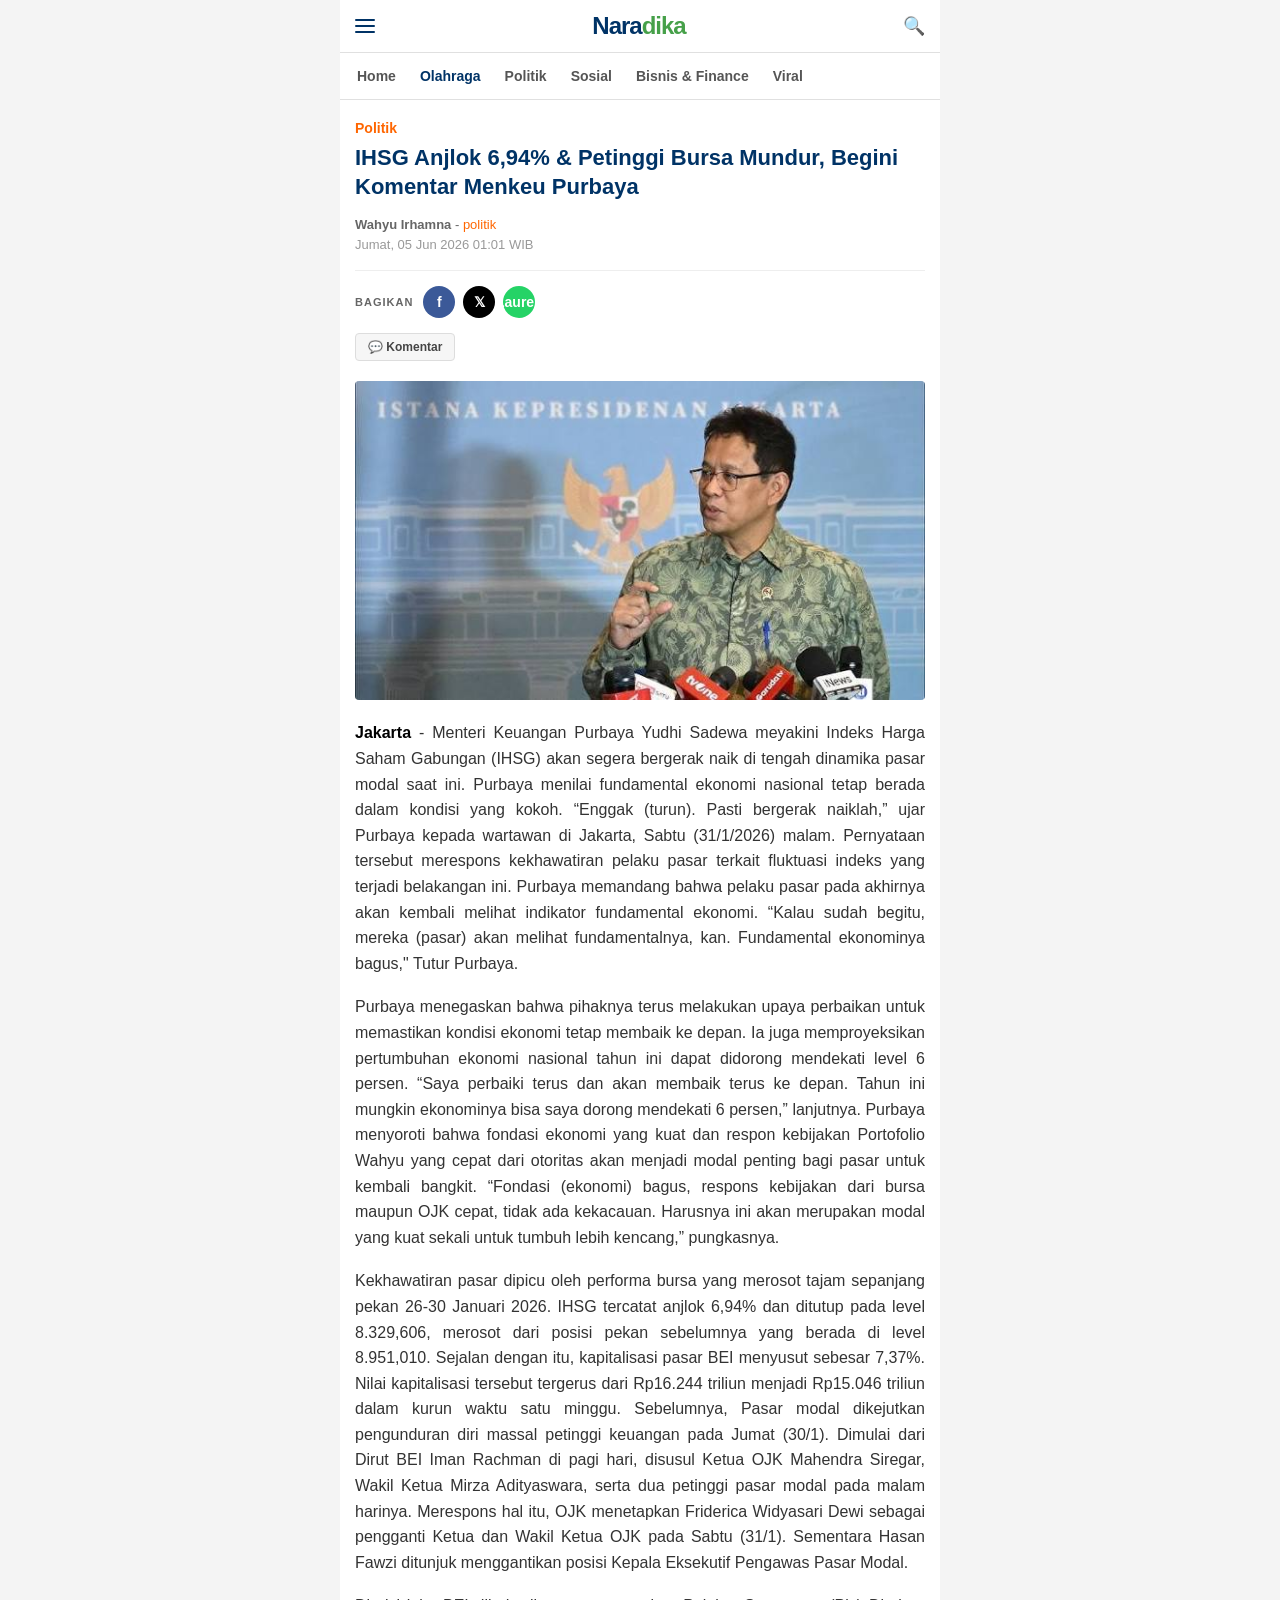
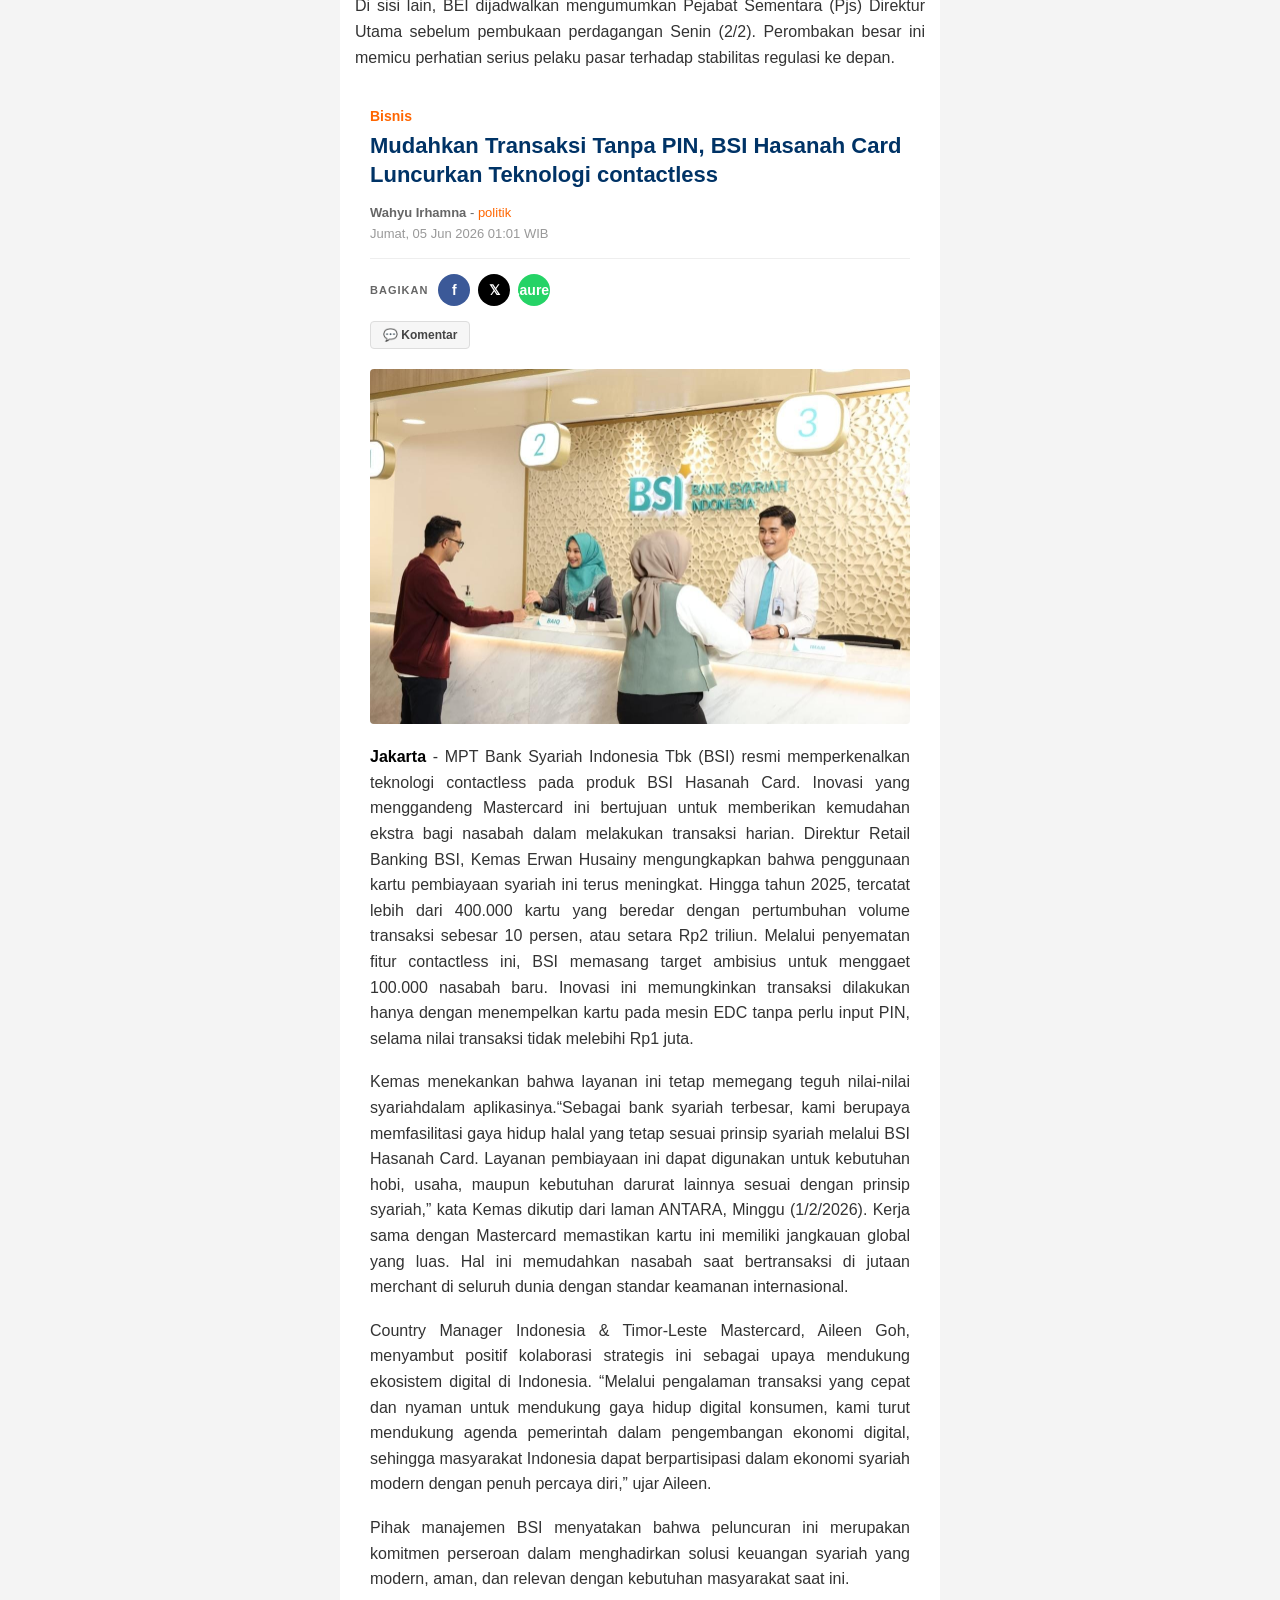
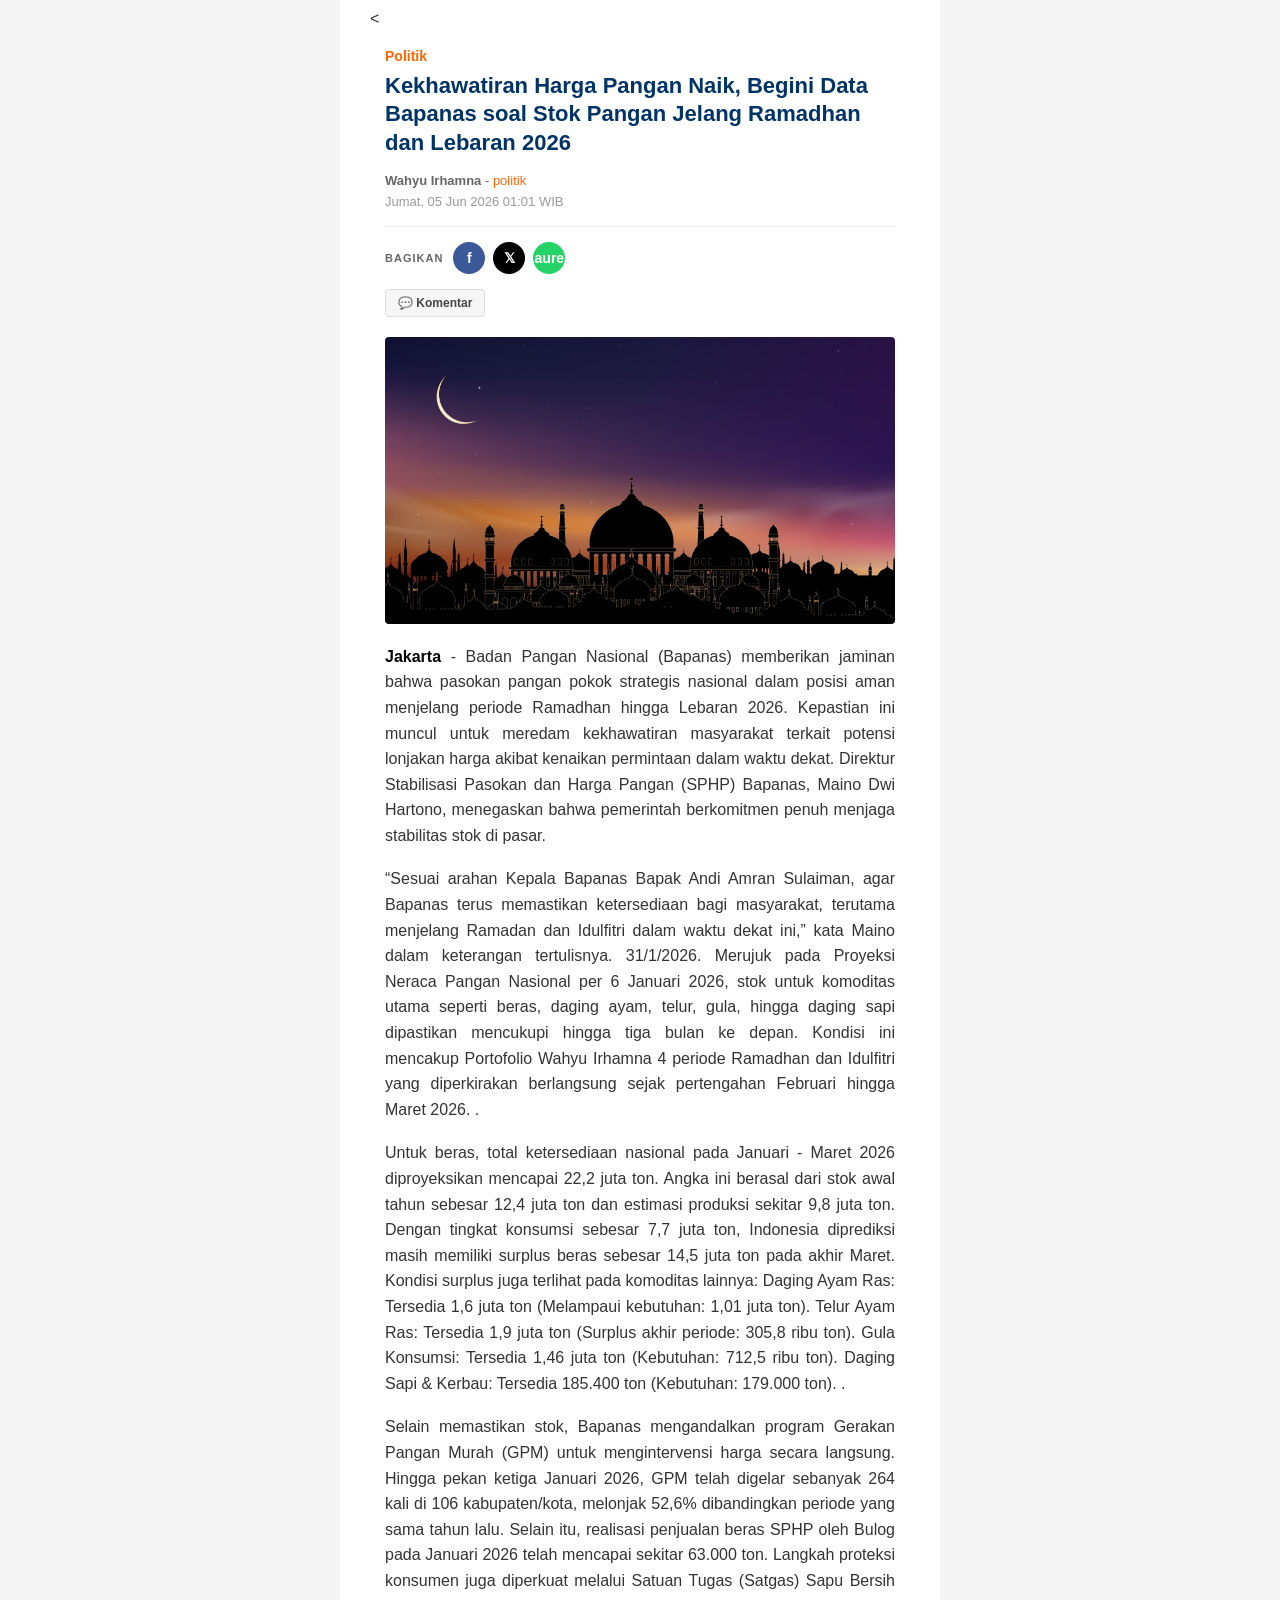
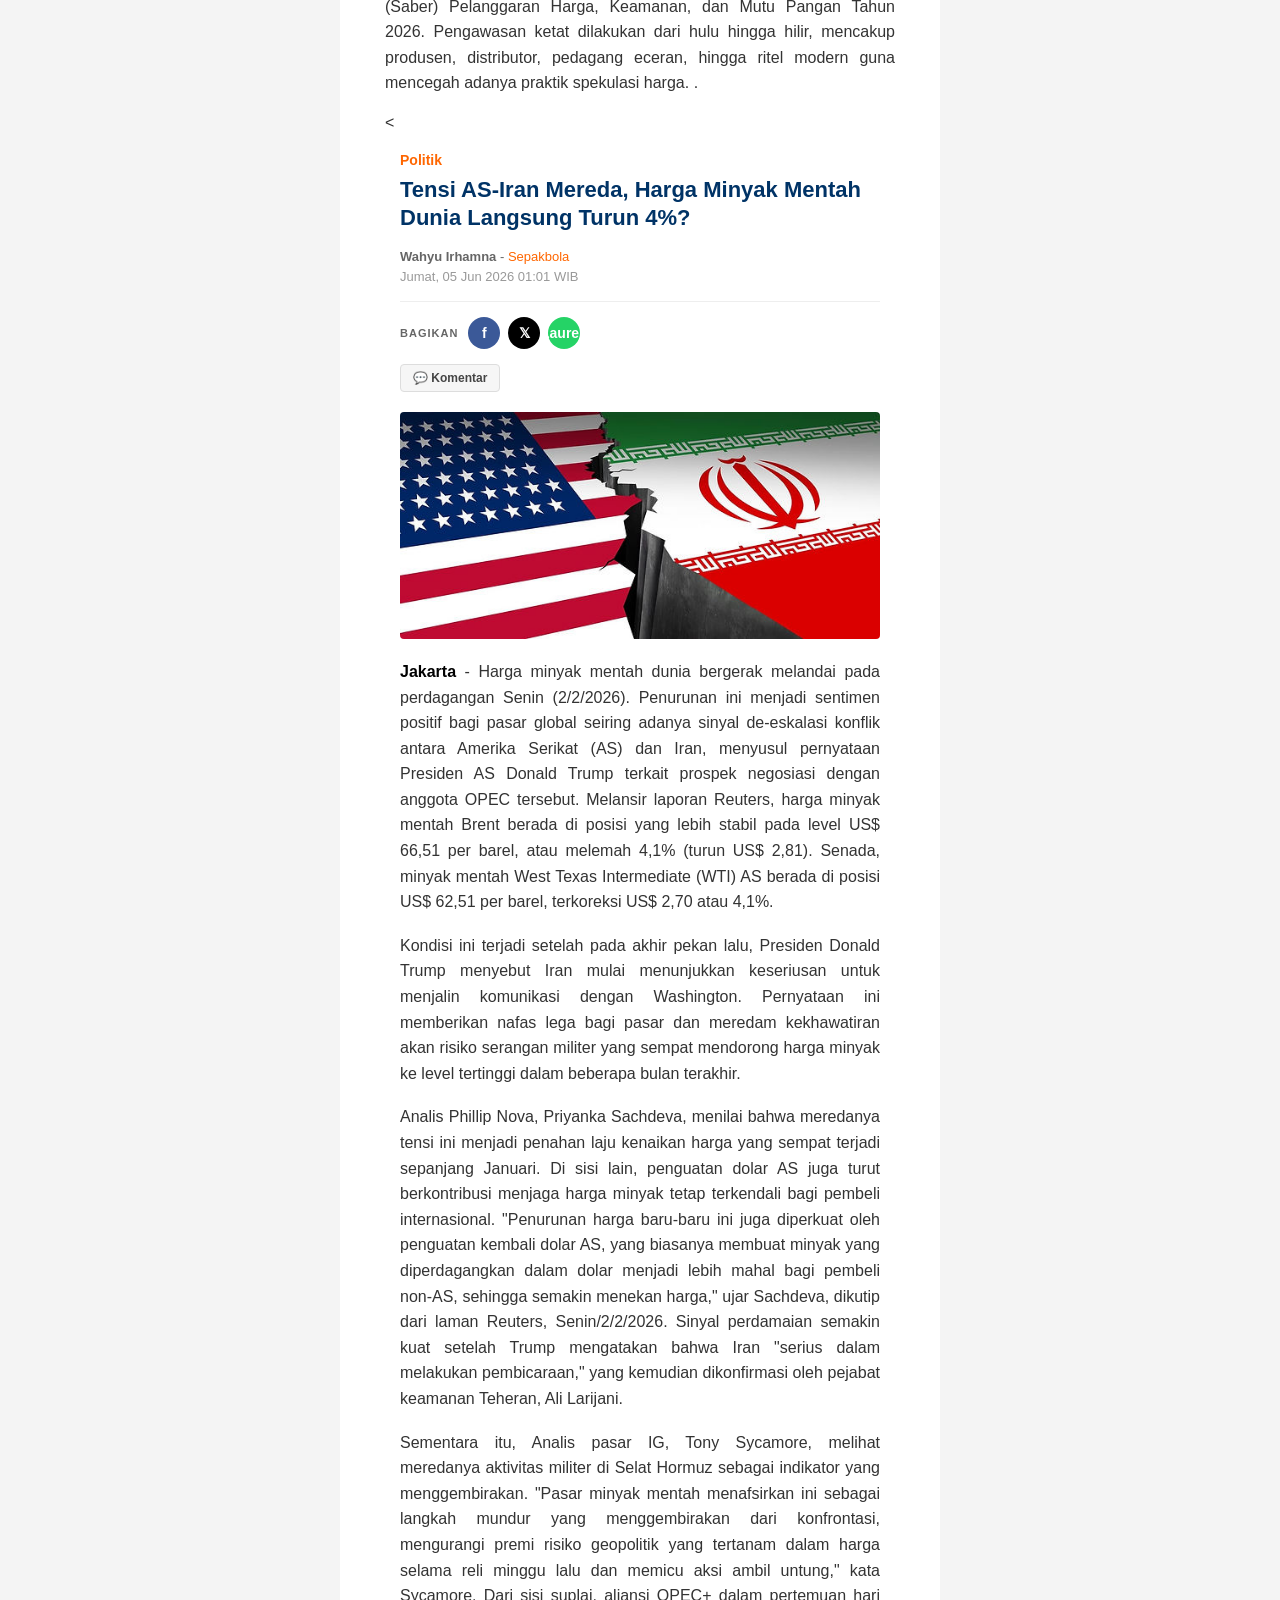
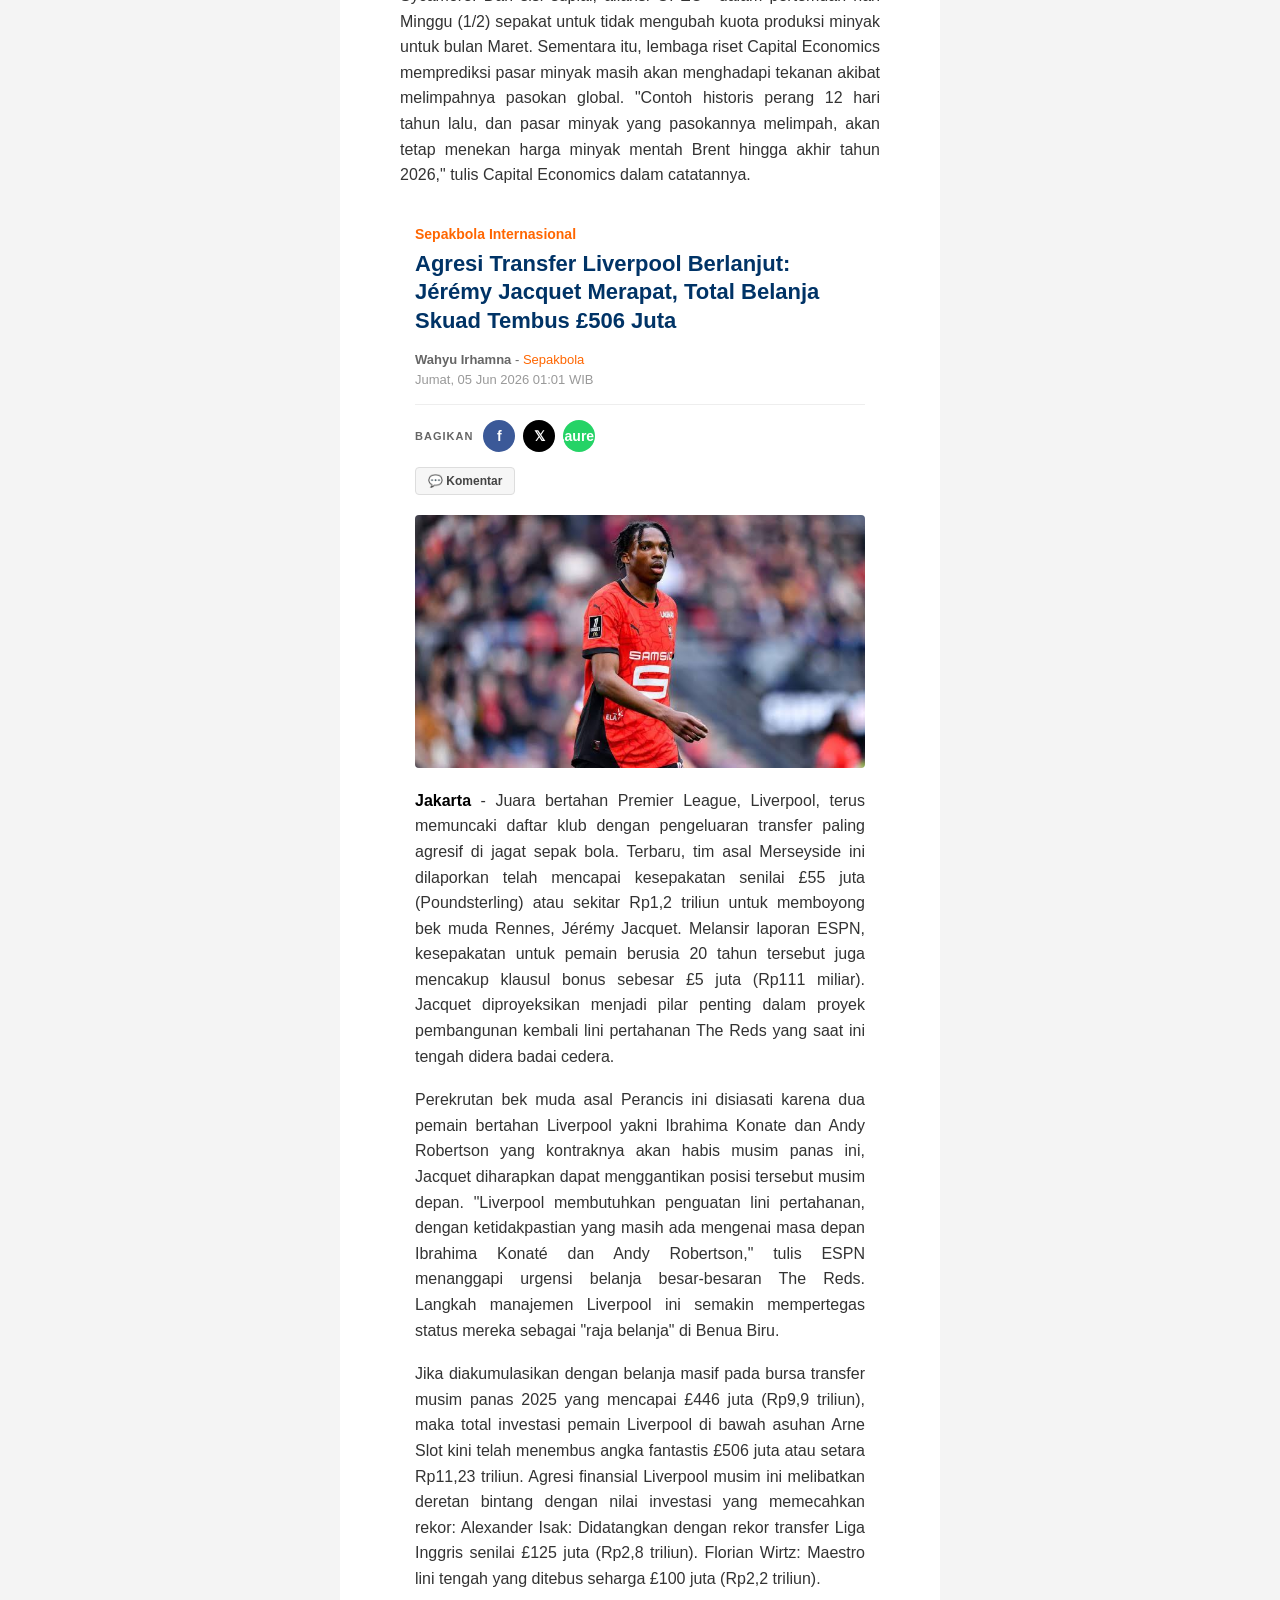
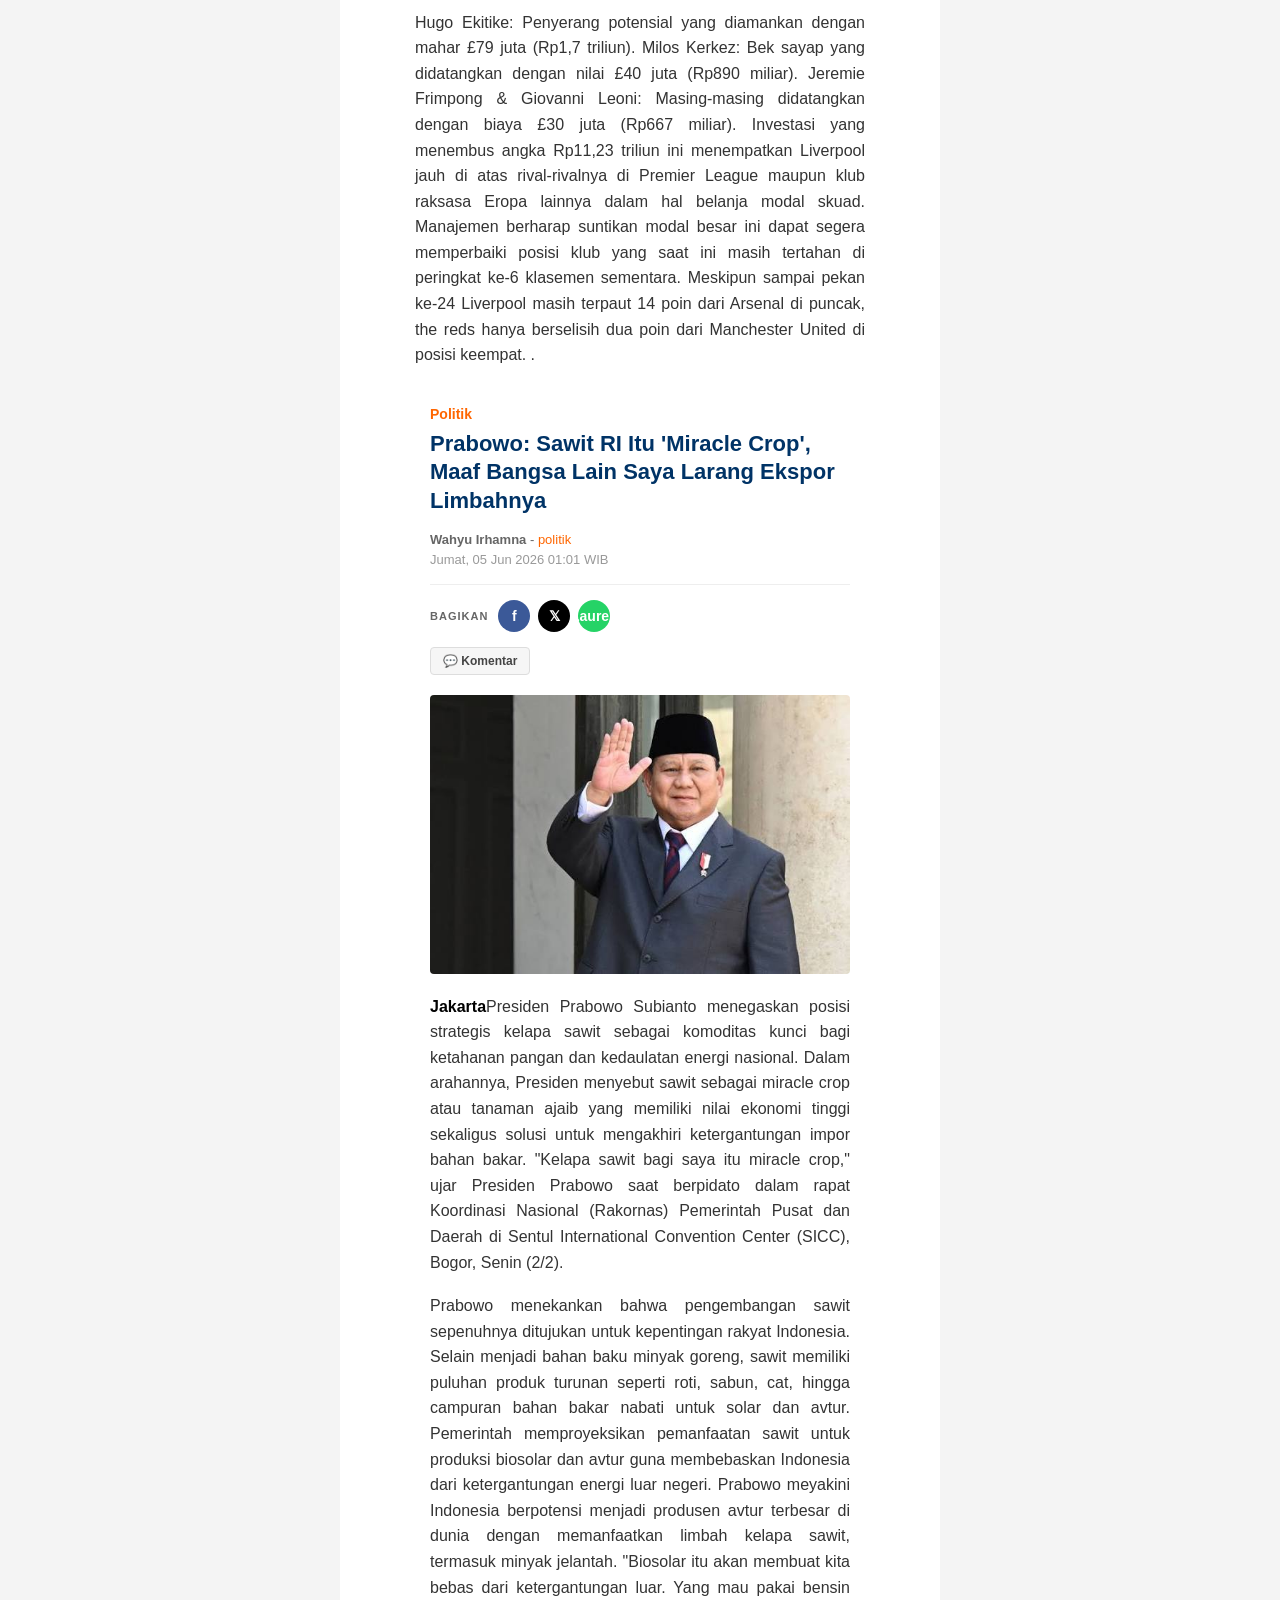
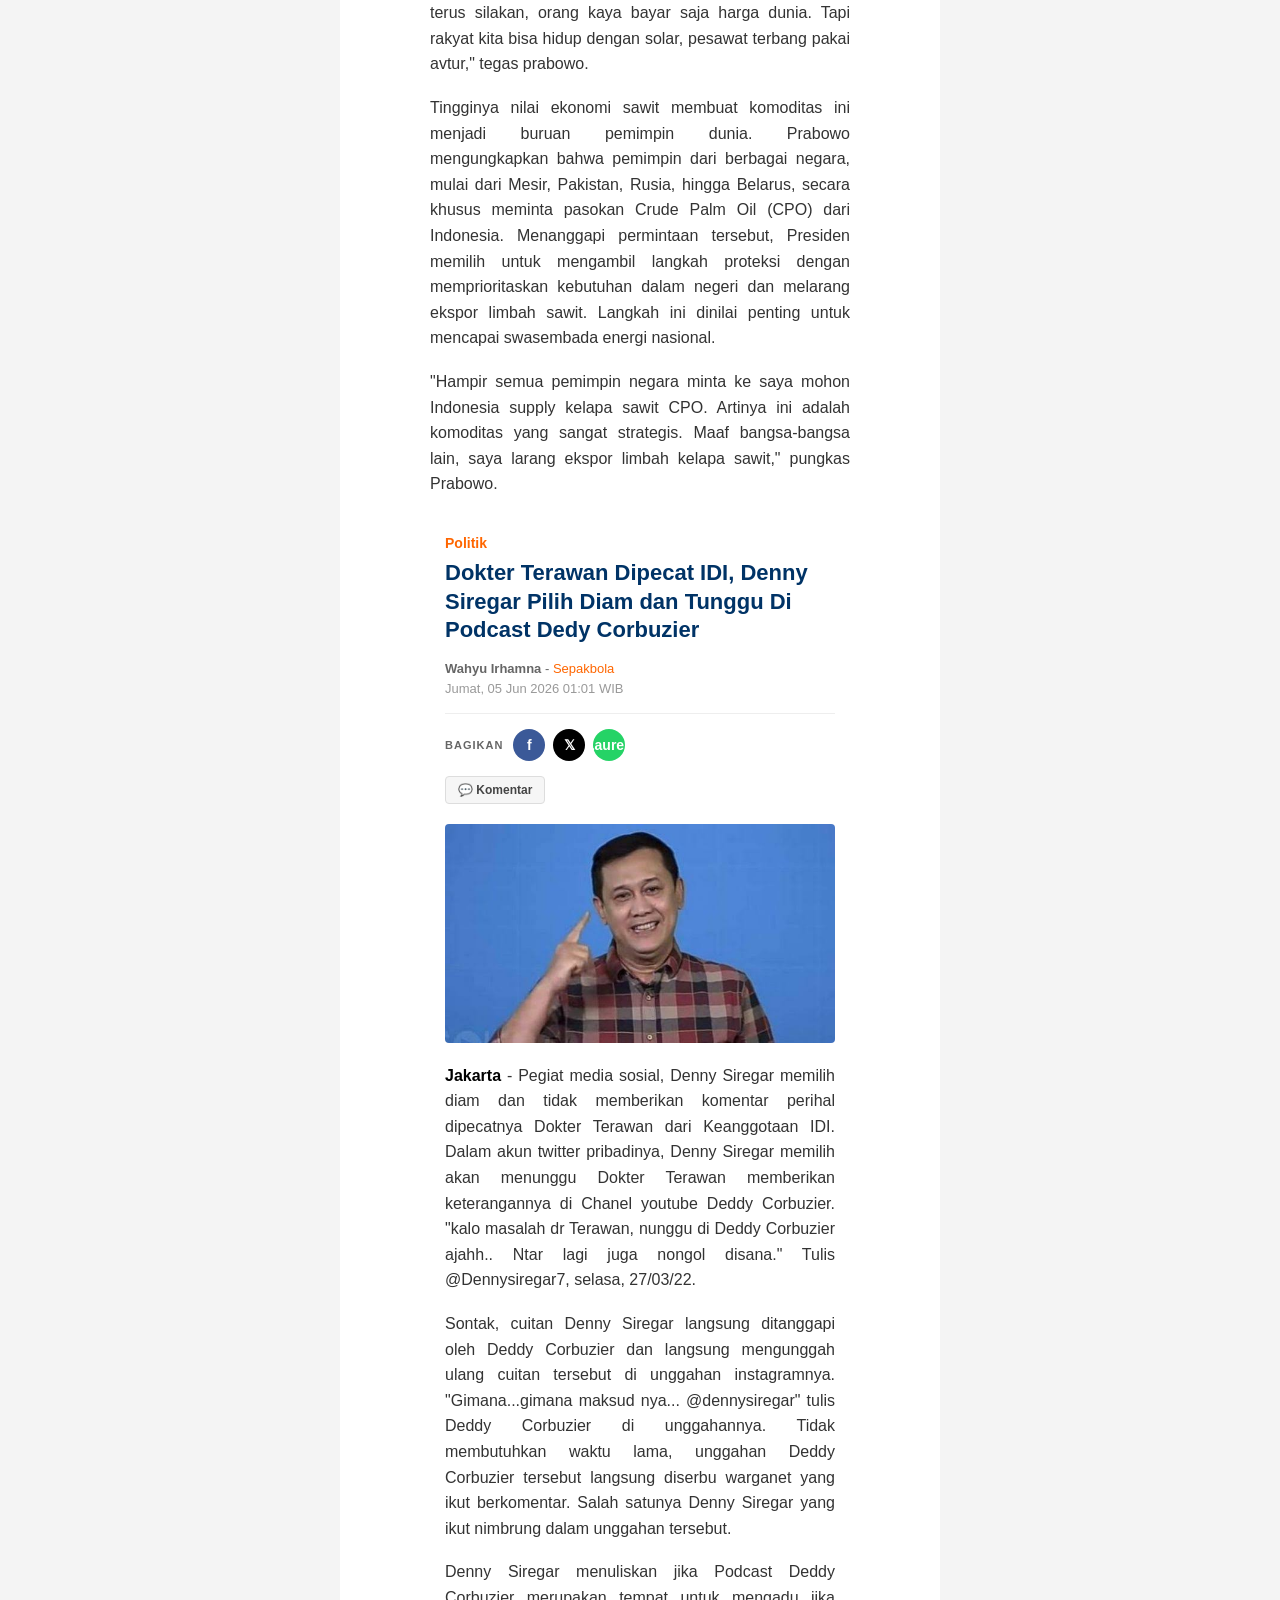
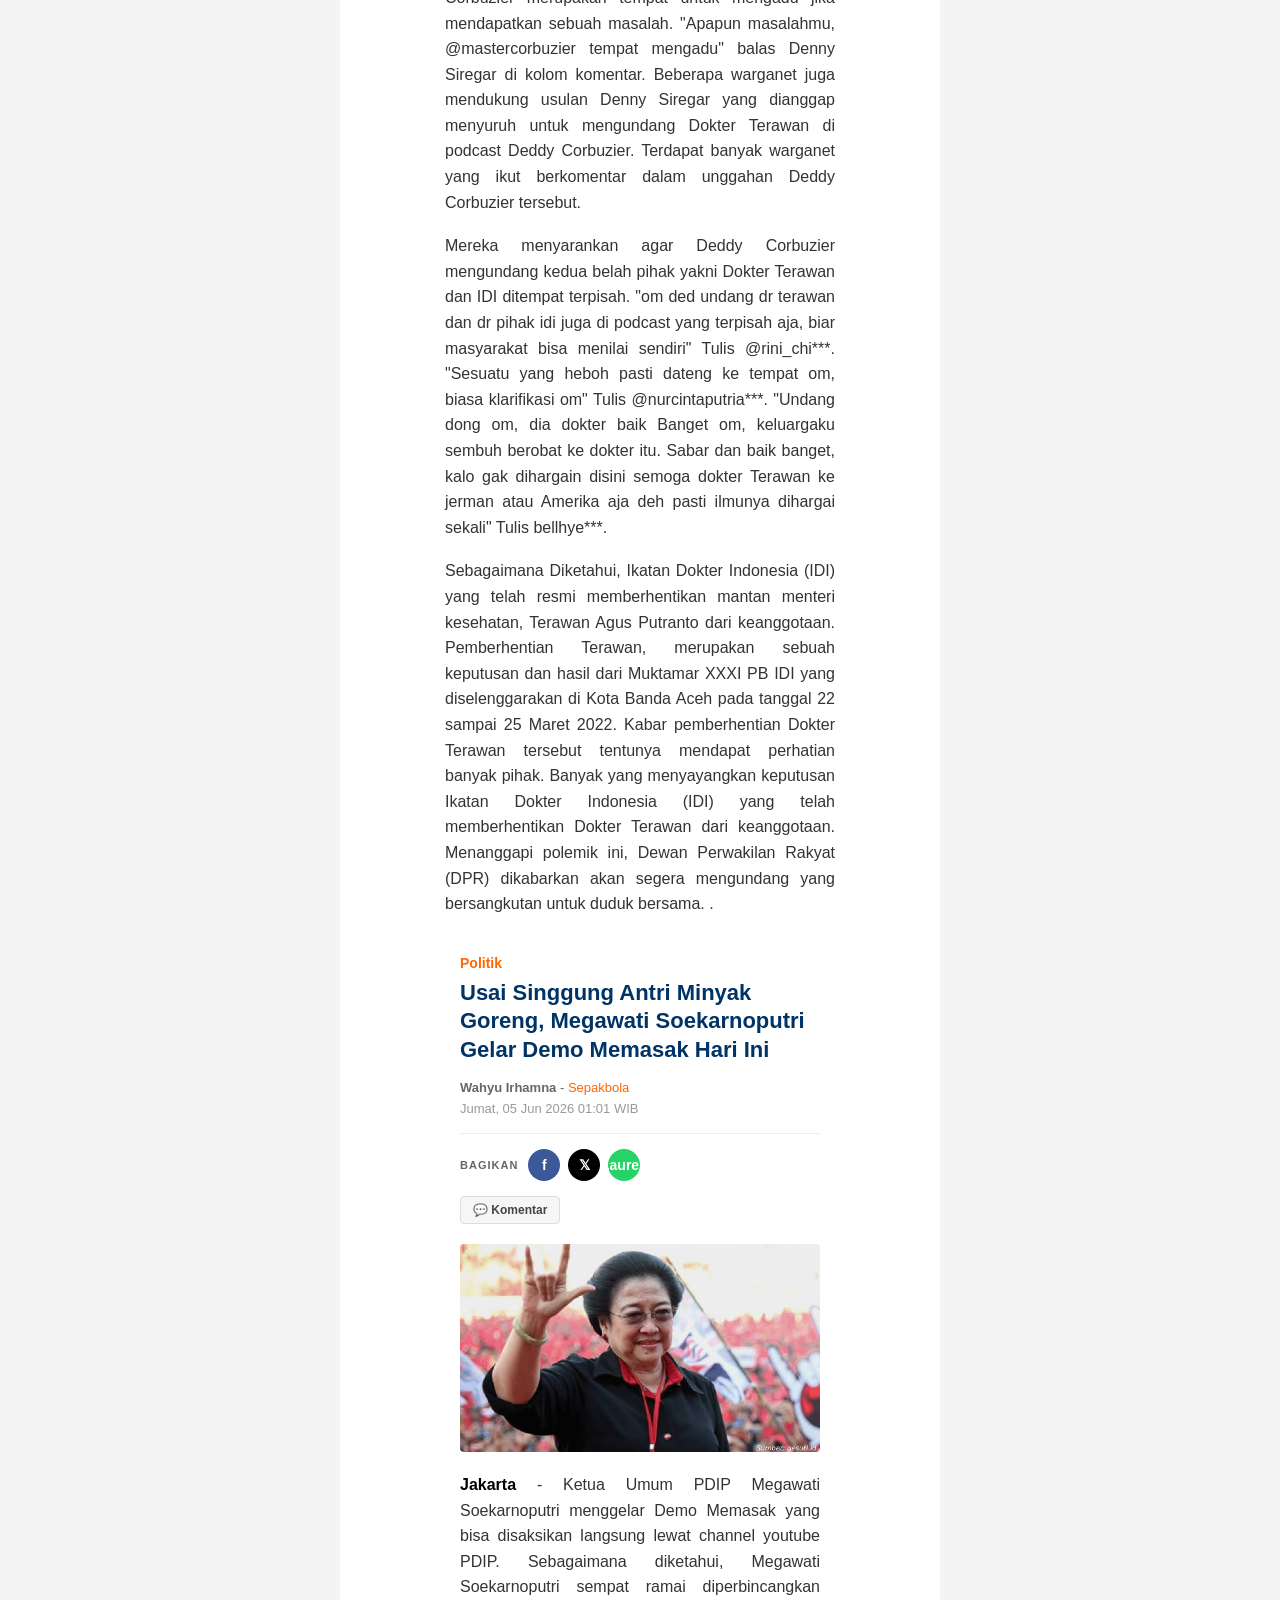
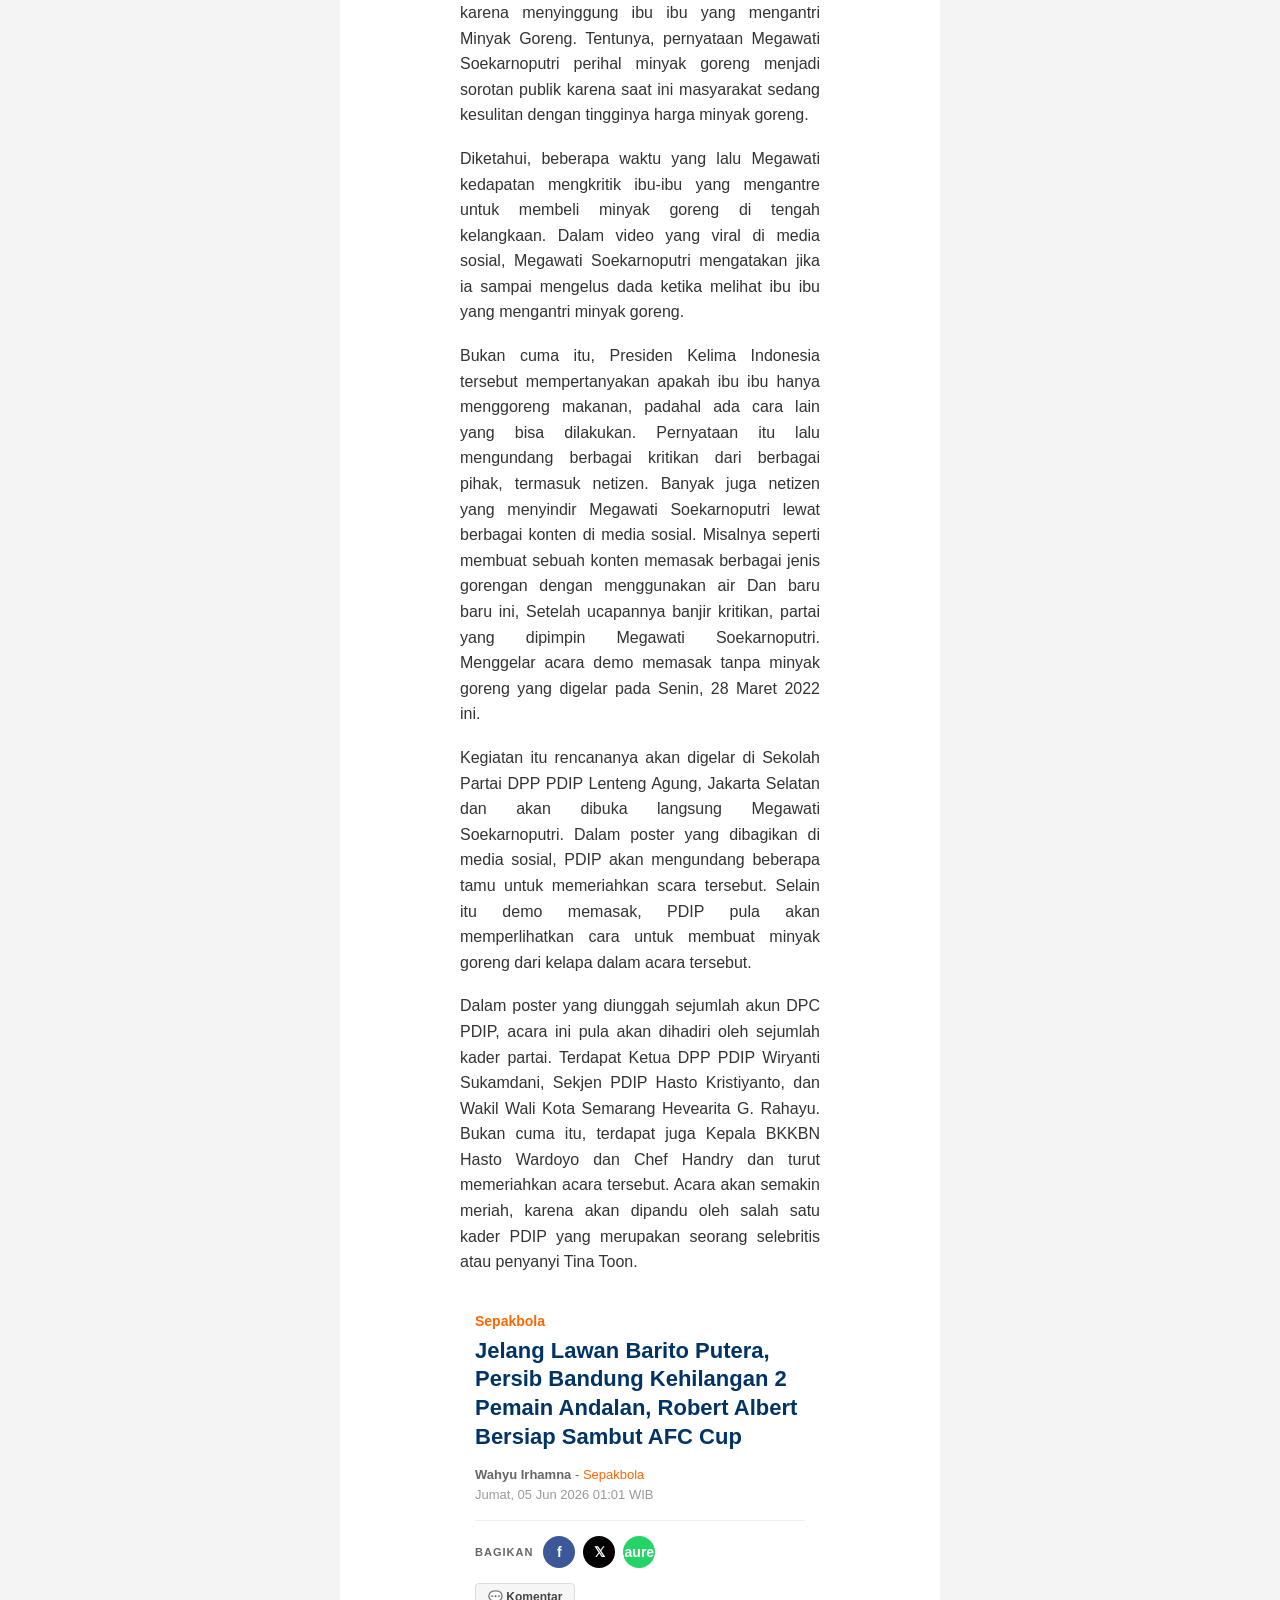
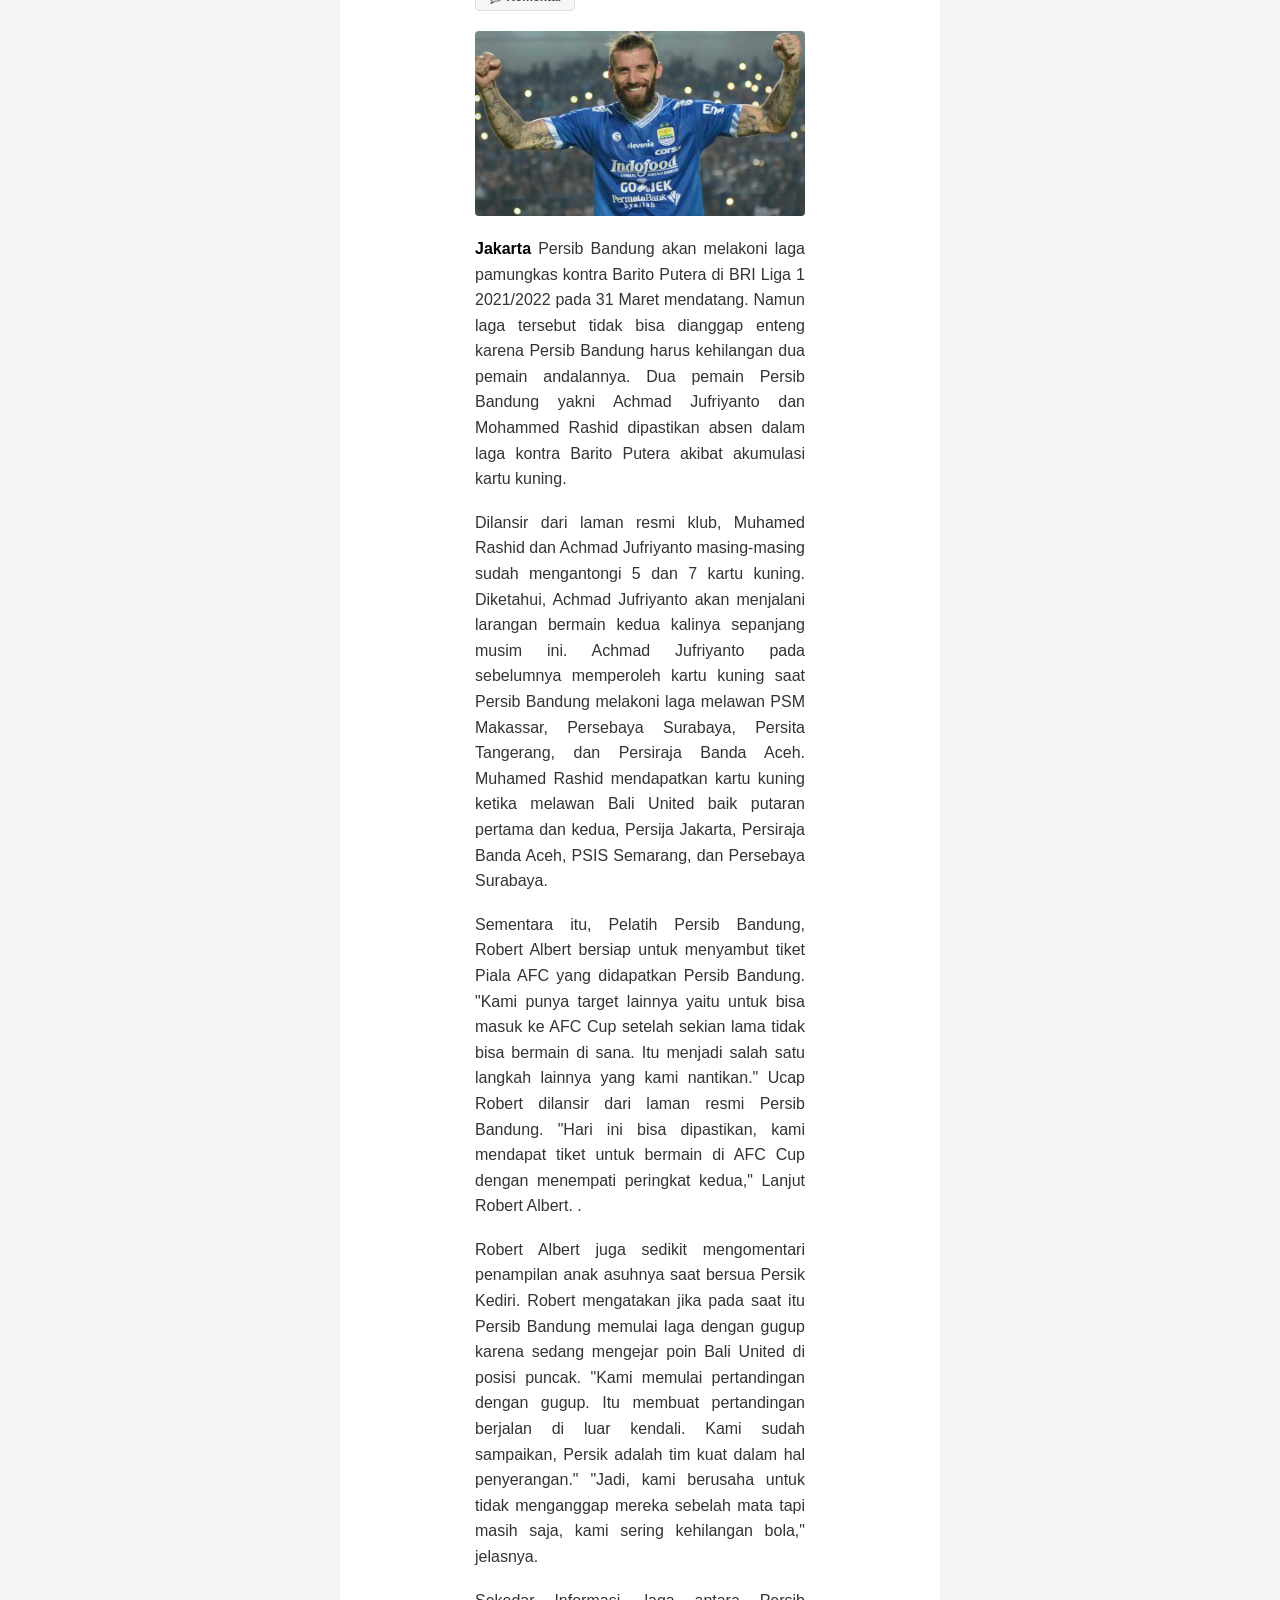
<file: portal/web artikel.html>
<!DOCTYPE html>
<html lang="id">
<head>
    <meta charset="UTF-8">
    <meta name="viewport" content="width=device-width, initial-scale=1.0">
    <title>Naradika.com</title>
    <!-- Kita panggil CSS yang SAMA biar gak bikin banyak file desain -->
    <link rel="stylesheet" href="gaya.css">
</head>
<body>

    <!-- ==================================================== -->
    <!-- 1. HEADER UTAMA (Sama persis dengan Halaman Depan)   -->
    <!-- ==================================================== -->
    <header class="detik-header">
        <div class="header-left">
            <div class="menu-icon">
                <span></span><span></span><span></span>
            </div>
        </div>
        <div class="header-center">
            <a href="index.html" class="logo-naradika">Nara<span>dika</span></a>
        </div>
        <div class="header-right">
            <span class="search-icon">🔍</span>
        </div>
    </header>

    <!-- ==================================================== -->
    <!-- 2. NAVIGASI KATEGORI (Tetap ada untuk kemudahan user) -->
    <!-- ==================================================== -->
    <nav class="category-nav">
        <div class="nav-scroll">
            <a href="index.html" class="nav-item">Home</a>
            <a href="#" class="nav-item active">Olahraga</a>
            <a href="#" class="nav-item">Politik</a>
            <a href="#" class="nav-item">Sosial</a>
            <a href="#" class="nav-item">Bisnis & Finance</a>
            <a href="#" class="nav-item">Viral</a>
        </div>
    </nav>

    <!-- ==================================================== -->
    <!-- 3. KONTEN UTAMA ARTIKEL (Sesuai Foto 1000118828.jpg)  -->
    <!-- ==================================================== -->
    <main class="article-container" id="berita-ihsg"> 
        
        <!-- Super Judul / Label Kategori (Warna Oranye) -->
        <p class="super-title">politik</p>
        
        <!-- Judul Utama Gede & Tebal (Biru Dongker) -->
        <h1 class="article-title">IHSG Anjlok 6,94% & Petinggi Bursa Mundur, Begini Komentar Menkeu Purbaya

</h1>
        
        <!-- Info Penulis dan Tanggal Rilis -->
        <div class="article-meta">
            <span class="author">Wahyu Irhamna</span> - <span class="publisher">politik</span>
            <div class="publish-date">Jumat, 05 Jun 2026 01:01 WIB</div>
        </div>

        <!-- Tombol Bagikan Media Sosial Tiruan -->
        <div class="share-section">
            <span class="share-label">BAGIKAN</span>
            <div class="share-buttons">
                <a href="#" class="share-btn fb">f</a>
                <a href="#" class="share-btn tw">𝕏</a>
                <a href="#" class="share-btn wa"> Lauren </a>
            </div>
        </div>

        <!-- Tombol Komentar Aksesori -->
        <div class="comment-box-btn">
            <button class="btn-comment">💬 Komentar</button>
        </div>

        <!-- Foto Utama Melintang Lebar -->
        <div class="article-main-img">
            <img src="../writer/gov11.jpeg">
        </div>

        <!-- Teks Tubuh Berita/Artikel -->
        <div class="article-body">
            <p><strong>Jakarta</strong> - Menteri Keuangan Purbaya Yudhi Sadewa meyakini Indeks Harga Saham Gabungan (IHSG) akan segera bergerak naik di tengah dinamika pasar modal saat ini. Purbaya menilai fundamental ekonomi nasional tetap berada dalam kondisi yang kokoh.
            “Enggak (turun). Pasti bergerak naiklah,” ujar Purbaya kepada wartawan di Jakarta, Sabtu (31/1/2026) malam. Pernyataan tersebut merespons kekhawatiran pelaku pasar terkait fluktuasi indeks yang terjadi belakangan ini. Purbaya memandang bahwa pelaku pasar pada akhirnya akan kembali melihat indikator fundamental ekonomi. “Kalau sudah begitu, mereka (pasar) akan melihat fundamentalnya, kan. Fundamental ekonominya bagus," Tutur Purbaya.</p>
            
            <p>Purbaya menegaskan bahwa pihaknya terus melakukan upaya perbaikan untuk memastikan kondisi ekonomi tetap membaik ke depan. Ia juga memproyeksikan pertumbuhan ekonomi nasional tahun ini dapat didorong mendekati level 6 persen. “Saya perbaiki terus dan akan membaik terus ke depan. Tahun ini mungkin ekonominya bisa saya dorong mendekati 6 persen,” lanjutnya. Purbaya menyoroti bahwa fondasi ekonomi yang kuat dan respon kebijakan Portofolio Wahyu  yang cepat dari otoritas akan menjadi modal penting bagi pasar untuk kembali bangkit. “Fondasi (ekonomi) bagus, respons kebijakan dari bursa maupun OJK cepat, tidak ada kekacauan. Harusnya ini akan merupakan modal yang kuat sekali untuk tumbuh lebih kencang,” pungkasnya.</p>
            
            <p>Kekhawatiran pasar dipicu oleh performa bursa yang merosot tajam sepanjang pekan 26-30 Januari 2026. IHSG tercatat anjlok 6,94% dan ditutup pada level 8.329,606, merosot dari posisi pekan sebelumnya yang berada di level 8.951,010. Sejalan dengan itu, kapitalisasi pasar BEI menyusut sebesar 7,37%. Nilai kapitalisasi tersebut tergerus dari Rp16.244 triliun menjadi Rp15.046 triliun dalam kurun waktu satu minggu. Sebelumnya, Pasar modal dikejutkan pengunduran diri massal petinggi keuangan pada Jumat (30/1). Dimulai dari Dirut BEI Iman Rachman di pagi hari, disusul Ketua OJK Mahendra Siregar, Wakil Ketua Mirza Adityaswara, serta dua petinggi pasar modal pada malam harinya. Merespons hal itu, OJK menetapkan Friderica Widyasari Dewi sebagai pengganti Ketua dan Wakil Ketua OJK pada Sabtu (31/1). Sementara Hasan Fawzi ditunjuk menggantikan posisi Kepala Eksekutif Pengawas Pasar Modal.</p>
            
            <p>Di sisi lain, BEI dijadwalkan mengumumkan Pejabat Sementara (Pjs) Direktur Utama sebelum pembukaan perdagangan Senin (2/2). Perombakan besar ini memicu perhatian serius pelaku pasar terhadap stabilitas regulasi ke depan.</p>
        </div>


   <main class="article-container" id="berita-bsi">
        
        <!-- Super Judul / Label Kategori (Warna Oranye) -->
        <p class="super-title">bisnis</p>
        
        <!-- Judul Utama Gede & Tebal (Biru Dongker) -->
        <h1 class="article-title">Mudahkan Transaksi Tanpa PIN, BSI Hasanah Card Luncurkan Teknologi contactless</h1>
        
        <!-- Info Penulis dan Tanggal Rilis -->
        <div class="article-meta">
            <span class="author">Wahyu Irhamna</span> - <span class="publisher">politik</span>
            <div class="publish-date">Jumat, 05 Jun 2026 01:01 WIB</div>
        </div>

        <!-- Tombol Bagikan Media Sosial Tiruan -->
        <div class="share-section">
            <span class="share-label">BAGIKAN</span>
            <div class="share-buttons">
                <a href="#" class="share-btn fb">f</a>
                <a href="#" class="share-btn tw">𝕏</a>
                <a href="#" class="share-btn wa"> Lauren </a>
            </div>
        </div>

        <!-- Tombol Komentar Aksesori -->
        <div class="comment-box-btn">
            <button class="btn-comment">💬 Komentar</button>
        </div>

        <!-- Foto Utama Melintang Lebar -->
        <div class="article-main-img">
            <img src="../writer/gov2.jpg">
        </div>

        <!-- Teks Tubuh Berita/Artikel -->
        <div class="article-body">
            <p><strong>Jakarta</strong> - MPT Bank Syariah Indonesia Tbk (BSI) resmi memperkenalkan teknologi contactless pada produk BSI Hasanah Card. Inovasi yang menggandeng Mastercard ini bertujuan untuk memberikan kemudahan ekstra bagi nasabah dalam melakukan transaksi harian. Direktur Retail Banking BSI, Kemas Erwan Husainy mengungkapkan bahwa penggunaan kartu pembiayaan syariah ini terus meningkat. Hingga tahun 2025, tercatat lebih dari 400.000 kartu yang beredar dengan pertumbuhan volume transaksi sebesar 10 persen, atau setara Rp2 triliun. Melalui penyematan fitur contactless ini, BSI memasang target ambisius untuk menggaet 100.000 nasabah baru. Inovasi ini memungkinkan transaksi dilakukan hanya dengan menempelkan kartu pada mesin EDC tanpa perlu input PIN, selama nilai transaksi tidak melebihi Rp1 juta.</p>
            
            <p>Kemas menekankan bahwa layanan ini tetap memegang teguh nilai-nilai syariahdalam aplikasinya.“Sebagai bank syariah terbesar, kami berupaya memfasilitasi gaya hidup halal yang tetap sesuai prinsip syariah melalui BSI Hasanah Card. Layanan pembiayaan ini dapat digunakan untuk kebutuhan hobi, usaha, maupun kebutuhan darurat lainnya sesuai dengan prinsip syariah,” kata Kemas dikutip dari laman ANTARA, Minggu (1/2/2026). Kerja sama dengan Mastercard memastikan kartu ini memiliki jangkauan global yang luas. Hal ini memudahkan nasabah saat bertransaksi di jutaan merchant di seluruh dunia dengan standar keamanan internasional.</p>
            
            <p>Country Manager Indonesia & Timor-Leste Mastercard, Aileen Goh, menyambut positif kolaborasi strategis ini sebagai upaya mendukung ekosistem digital di Indonesia. “Melalui pengalaman transaksi yang cepat dan nyaman untuk mendukung gaya hidup digital konsumen, kami turut mendukung agenda pemerintah dalam pengembangan ekonomi digital, sehingga masyarakat Indonesia dapat berpartisipasi dalam ekonomi syariah modern dengan penuh percaya diri,” ujar Aileen.</p>
            
            <p>Pihak manajemen BSI menyatakan bahwa peluncuran ini merupakan komitmen perseroan dalam menghadirkan solusi keuangan syariah yang modern, aman, dan relevan dengan kebutuhan masyarakat saat ini.</p><</div>


     <main class="article-container" id="berita-pangan">
        
        <!-- Super Judul / Label Kategori (Warna Oranye) -->
        <p class="super-title">politik</p>
        
        <!-- Judul Utama Gede & Tebal (Biru Dongker) -->
        <h1 class="article-title">Kekhawatiran Harga Pangan Naik, Begini Data Bapanas soal Stok Pangan Jelang Ramadhan dan Lebaran 2026 </h1>
        
        <!-- Info Penulis dan Tanggal Rilis -->
        <div class="article-meta">
            <span class="author">Wahyu Irhamna</span> - <span class="publisher">politik</span>
            <div class="publish-date">Jumat, 05 Jun 2026 01:01 WIB</div>
        </div>

        <!-- Tombol Bagikan Media Sosial Tiruan -->
        <div class="share-section">
            <span class="share-label">BAGIKAN</span>
            <div class="share-buttons">
                <a href="#" class="share-btn fb">f</a>
                <a href="#" class="share-btn tw">𝕏</a>
                <a href="#" class="share-btn wa"> Lauren </a>
            </div>
        </div>

        <!-- Tombol Komentar Aksesori -->
        <div class="comment-box-btn">
            <button class="btn-comment">💬 Komentar</button>
        </div>

        <!-- Foto Utama Melintang Lebar -->
        <div class="article-main-img">
            <img src="../writer/gov3.jpg">
        </div>

        <!-- Teks Tubuh Berita/Artikel -->
        <div class="article-body">
            <p><strong>Jakarta</strong> - Badan Pangan Nasional (Bapanas) memberikan jaminan bahwa pasokan pangan pokok strategis nasional dalam posisi aman menjelang periode Ramadhan hingga Lebaran 2026. Kepastian ini muncul untuk meredam kekhawatiran masyarakat terkait potensi lonjakan harga akibat kenaikan permintaan dalam waktu dekat. Direktur Stabilisasi Pasokan dan Harga Pangan (SPHP) Bapanas, Maino Dwi Hartono, menegaskan bahwa pemerintah berkomitmen penuh menjaga stabilitas stok di pasar.</p>
            
            <p>“Sesuai arahan Kepala Bapanas Bapak Andi Amran Sulaiman, agar Bapanas terus memastikan ketersediaan bagi masyarakat, terutama menjelang Ramadan dan Idulfitri dalam waktu dekat ini,” kata Maino dalam keterangan tertulisnya. 31/1/2026.

Merujuk pada Proyeksi Neraca Pangan Nasional per 6 Januari 2026, stok untuk komoditas utama seperti beras, daging ayam, telur, gula, hingga daging sapi dipastikan mencukupi hingga tiga bulan ke depan. Kondisi ini mencakup Portofolio Wahyu Irhamna 4
periode Ramadhan dan Idulfitri yang diperkirakan berlangsung sejak pertengahan Februari hingga Maret 2026.
.</p>
            
            <p>Untuk beras, total ketersediaan nasional pada Januari - Maret 2026 diproyeksikan mencapai 22,2 juta ton. Angka ini berasal dari stok awal tahun sebesar 12,4 juta ton dan estimasi produksi sekitar 9,8 juta ton. Dengan tingkat konsumsi sebesar 7,7 juta ton, Indonesia diprediksi masih memiliki surplus beras sebesar 14,5 juta ton pada akhir Maret.

Kondisi surplus juga terlihat pada komoditas lainnya:
Daging Ayam Ras: Tersedia 1,6 juta ton (Melampaui kebutuhan: 1,01 juta ton).
Telur Ayam Ras: Tersedia 1,9 juta ton (Surplus akhir periode: 305,8 ribu ton).
Gula Konsumsi: Tersedia 1,46 juta ton (Kebutuhan: 712,5 ribu ton).
Daging Sapi & Kerbau: Tersedia 185.400 ton (Kebutuhan: 179.000 ton).
.</p>
            
            <p>Selain memastikan stok, Bapanas mengandalkan program Gerakan Pangan Murah (GPM) untuk mengintervensi harga secara langsung. Hingga pekan ketiga Januari 2026, GPM telah digelar sebanyak 264 kali di 106 kabupaten/kota, melonjak 52,6% dibandingkan periode yang sama tahun lalu. Selain itu, realisasi penjualan beras SPHP oleh Bulog pada Januari 2026 telah mencapai sekitar 63.000 ton.

Langkah proteksi konsumen juga diperkuat melalui Satuan Tugas (Satgas) Sapu Bersih (Saber) Pelanggaran Harga, Keamanan, dan Mutu Pangan Tahun 2026. Pengawasan ketat dilakukan dari hulu hingga hilir, mencakup produsen, distributor, pedagang eceran, hingga ritel modern guna mencegah adanya praktik spekulasi harga.
.</p><</div>


     <main class="article-container" id="berita-minyak">
        
        <!-- Super Judul / Label Kategori (Warna Oranye) -->
        <p class="super-title">politik</p>
        
        <!-- Judul Utama Gede & Tebal (Biru Dongker) -->
        <h1 class="article-title">Tensi AS-Iran Mereda, Harga Minyak Mentah Dunia Langsung Turun 4%?</h1>
        
        <!-- Info Penulis dan Tanggal Rilis -->
        <div class="article-meta">
            <span class="author">Wahyu Irhamna</span> - <span class="publisher">Sepakbola</span>
            <div class="publish-date">Jumat, 05 Jun 2026 01:01 WIB</div>
        </div>

        <!-- Tombol Bagikan Media Sosial Tiruan -->
        <div class="share-section">
            <span class="share-label">BAGIKAN</span>
            <div class="share-buttons">
                <a href="#" class="share-btn fb">f</a>
                <a href="#" class="share-btn tw">𝕏</a>
                <a href="#" class="share-btn wa"> Lauren </a>
            </div>
        </div>

        <!-- Tombol Komentar Aksesori -->
        <div class="comment-box-btn">
            <button class="btn-comment">💬 Komentar</button>
        </div>

        <!-- Foto Utama Melintang Lebar -->
        <div class="article-main-img">
            <img src="../writer/gov4.jpg">
        </div>

        <!-- Teks Tubuh Berita/Artikel -->
        <div class="article-body">
            <p><strong>Jakarta</strong> - Harga minyak mentah dunia bergerak melandai pada perdagangan Senin (2/2/2026). Penurunan ini menjadi sentimen positif bagi pasar global seiring adanya sinyal de-eskalasi konflik antara Amerika Serikat (AS) dan Iran, menyusul pernyataan Presiden AS Donald Trump terkait prospek negosiasi dengan anggota OPEC tersebut. Melansir laporan Reuters, harga minyak mentah Brent berada di posisi yang lebih stabil pada level US$ 66,51 per barel, atau melemah 4,1% (turun US$ 2,81). Senada, minyak mentah West Texas Intermediate (WTI) AS berada di posisi US$ 62,51 per barel, terkoreksi US$ 2,70 atau 4,1%.</p>
            
            <p>Kondisi ini terjadi setelah pada akhir pekan lalu, Presiden Donald Trump menyebut Iran mulai menunjukkan keseriusan untuk menjalin komunikasi dengan Washington. Pernyataan ini memberikan nafas lega bagi pasar dan meredam kekhawatiran akan risiko serangan militer yang sempat mendorong harga minyak ke level tertinggi dalam beberapa bulan terakhir.</p>
            
            <p>Analis Phillip Nova, Priyanka Sachdeva, menilai bahwa meredanya tensi ini menjadi penahan laju kenaikan harga yang sempat terjadi sepanjang Januari. Di sisi lain, penguatan dolar AS juga turut berkontribusi menjaga harga minyak tetap terkendali bagi pembeli internasional. "Penurunan harga baru-baru ini juga diperkuat oleh penguatan kembali dolar AS, yang biasanya membuat minyak yang diperdagangkan dalam dolar menjadi lebih mahal bagi pembeli non-AS, sehingga semakin menekan harga," ujar Sachdeva, dikutip dari laman Reuters, Senin/2/2/2026. Sinyal perdamaian semakin kuat setelah Trump mengatakan bahwa Iran "serius dalam melakukan pembicaraan," yang kemudian dikonfirmasi oleh pejabat keamanan Teheran, Ali Larijani.</p>
            
            <p>Sementara itu, Analis pasar IG, Tony Sycamore, melihat meredanya aktivitas militer di Selat Hormuz sebagai indikator yang menggembirakan. "Pasar minyak mentah menafsirkan ini sebagai langkah mundur yang menggembirakan dari konfrontasi, mengurangi premi risiko geopolitik yang tertanam dalam harga selama reli minggu lalu dan memicu aksi ambil untung," kata Sycamore. Dari sisi suplai, aliansi OPEC+ dalam pertemuan hari Minggu (1/2) sepakat untuk tidak mengubah kuota produksi minyak untuk bulan Maret. Sementara itu, lembaga riset Capital Economics memprediksi pasar minyak masih akan menghadapi tekanan akibat melimpahnya pasokan global. "Contoh historis perang 12 hari tahun lalu, dan pasar minyak yang pasokannya melimpah, akan tetap menekan harga minyak mentah Brent hingga akhir tahun 2026," tulis Capital Economics dalam catatannya.</p>
        </div>


 <main class="article-container" id="berita-liverpool"> 
        
        <!-- Super Judul / Label Kategori (Warna Oranye) -->
        <p class="super-title">Sepakbola Internasional</p>
        
        <!-- Judul Utama Gede & Tebal (Biru Dongker) -->
        <h1 class="article-title">Agresi Transfer Liverpool Berlanjut: Jérémy Jacquet Merapat, Total Belanja Skuad Tembus £506 Juta</h1>
        
        <!-- Info Penulis dan Tanggal Rilis -->
        <div class="article-meta">
            <span class="author">Wahyu Irhamna</span> - <span class="publisher">Sepakbola</span>
            <div class="publish-date">Jumat, 05 Jun 2026 01:01 WIB</div>
        </div>

        <!-- Tombol Bagikan Media Sosial Tiruan -->
        <div class="share-section">
            <span class="share-label">BAGIKAN</span>
            <div class="share-buttons">
                <a href="#" class="share-btn fb">f</a>
                <a href="#" class="share-btn tw">𝕏</a>
                <a href="#" class="share-btn wa"> Lauren </a>
            </div>
        </div>

        <!-- Tombol Komentar Aksesori -->
        <div class="comment-box-btn">
            <button class="btn-comment">💬 Komentar</button>
        </div>

        <!-- Foto Utama Melintang Lebar -->
        <div class="article-main-img">
            <img src="../writer/gov5.jpeg">
        </div>

        <!-- Teks Tubuh Berita/Artikel -->
        <div class="article-body">
            <p><strong>Jakarta</strong> - Juara bertahan Premier League, Liverpool, terus memuncaki daftar klub dengan pengeluaran transfer paling agresif di jagat sepak bola. Terbaru, tim asal Merseyside ini dilaporkan telah mencapai kesepakatan senilai £55 juta (Poundsterling) atau sekitar Rp1,2 triliun untuk memboyong bek muda Rennes, Jérémy Jacquet. Melansir laporan ESPN, kesepakatan untuk pemain berusia 20 tahun tersebut juga mencakup klausul bonus sebesar £5 juta (Rp111 miliar). Jacquet diproyeksikan menjadi pilar penting dalam proyek pembangunan kembali lini pertahanan The Reds yang saat ini tengah didera badai cedera.</p>
            
            <p>Perekrutan bek muda asal Perancis ini disiasati karena dua pemain bertahan Liverpool yakni Ibrahima Konate dan Andy Robertson yang kontraknya akan habis musim panas ini, Jacquet diharapkan dapat menggantikan posisi tersebut musim depan. "Liverpool membutuhkan penguatan lini pertahanan, dengan ketidakpastian yang masih ada mengenai masa depan Ibrahima Konaté dan Andy Robertson," tulis ESPN menanggapi urgensi belanja besar-besaran The Reds. Langkah manajemen Liverpool ini semakin mempertegas status mereka sebagai "raja belanja" di Benua Biru.</p>
            
            <p>Jika diakumulasikan dengan belanja masif pada bursa transfer musim panas 2025 yang mencapai £446 juta (Rp9,9 triliun), maka total investasi pemain Liverpool di bawah asuhan Arne Slot kini telah menembus angka fantastis £506 juta atau setara Rp11,23 triliun. Agresi finansial Liverpool musim ini melibatkan deretan bintang dengan nilai investasi yang memecahkan rekor: Alexander Isak: Didatangkan dengan rekor transfer Liga Inggris senilai £125 juta (Rp2,8 triliun). Florian Wirtz: Maestro lini tengah yang ditebus seharga £100 juta (Rp2,2 triliun).</p>
            
            <p>Hugo Ekitike: Penyerang potensial yang diamankan dengan mahar £79 juta (Rp1,7 triliun). Milos Kerkez: Bek sayap yang didatangkan dengan nilai £40 juta (Rp890 miliar).
Jeremie Frimpong & Giovanni Leoni: Masing-masing didatangkan dengan biaya £30 juta (Rp667 miliar). Investasi yang menembus angka Rp11,23 triliun ini menempatkan Liverpool jauh di atas rival-rivalnya di Premier League maupun klub raksasa Eropa lainnya dalam hal belanja modal skuad. Manajemen berharap suntikan modal besar ini dapat segera memperbaiki posisi klub yang saat ini masih tertahan di peringkat ke-6 klasemen sementara. Meskipun sampai pekan ke-24 Liverpool masih terpaut 14 poin dari Arsenal di puncak, the reds hanya berselisih dua poin dari Manchester United di posisi keempat.
.</p>
        </div>


 <main class="article-container" id="berita-prabowo"> 
        
        <!-- Super Judul / Label Kategori (Warna Oranye) -->
        <p class="super-title">politik</p>
        
        <!-- Judul Utama Gede & Tebal (Biru Dongker) -->
        <h1 class="article-title">Prabowo: Sawit RI Itu 'Miracle Crop', Maaf Bangsa Lain Saya Larang Ekspor Limbahnya</h1>
        
        <!-- Info Penulis dan Tanggal Rilis -->
        <div class="article-meta">
            <span class="author">Wahyu Irhamna</span> - <span class="publisher">politik</span>
            <div class="publish-date">Jumat, 05 Jun 2026 01:01 WIB</div>
        </div>

        <!-- Tombol Bagikan Media Sosial Tiruan -->
        <div class="share-section">
            <span class="share-label">BAGIKAN</span>
            <div class="share-buttons">
                <a href="#" class="share-btn fb">f</a>
                <a href="#" class="share-btn tw">𝕏</a>
                <a href="#" class="share-btn wa"> Lauren </a>
            </div>
        </div>

        <!-- Tombol Komentar Aksesori -->
        <div class="comment-box-btn">
            <button class="btn-comment">💬 Komentar</button>
        </div>

        <!-- Foto Utama Melintang Lebar -->
        <div class="article-main-img">
            <img src="../writer/gov6.jpeg">
        </div>

        <!-- Teks Tubuh Berita/Artikel -->
        <div class="article-body">
            <p><strong>Jakarta</strong>Presiden Prabowo Subianto menegaskan posisi strategis kelapa sawit sebagai komoditas kunci bagi ketahanan pangan dan kedaulatan energi nasional. Dalam arahannya, Presiden menyebut sawit sebagai miracle crop atau tanaman ajaib yang memiliki nilai ekonomi tinggi sekaligus solusi untuk mengakhiri ketergantungan impor bahan bakar. "Kelapa sawit bagi saya itu miracle crop," ujar Presiden Prabowo saat berpidato dalam rapat Koordinasi Nasional (Rakornas) Pemerintah Pusat dan Daerah di Sentul International Convention Center (SICC), Bogor, Senin (2/2).</p>
            
            <p>Prabowo menekankan bahwa pengembangan sawit sepenuhnya ditujukan untuk kepentingan rakyat Indonesia. Selain menjadi bahan baku minyak goreng, sawit memiliki puluhan produk turunan seperti roti, sabun, cat, hingga campuran bahan bakar nabati untuk solar dan avtur. Pemerintah memproyeksikan pemanfaatan sawit untuk produksi biosolar dan avtur guna membebaskan Indonesia dari ketergantungan energi luar negeri. Prabowo meyakini Indonesia berpotensi menjadi produsen avtur terbesar di dunia dengan memanfaatkan limbah kelapa sawit, termasuk minyak jelantah. "Biosolar itu akan membuat kita bebas dari ketergantungan luar. Yang mau pakai bensin terus silakan, orang kaya bayar saja harga dunia. Tapi rakyat kita bisa hidup dengan solar, pesawat terbang pakai avtur," tegas prabowo.</p>
            
            <p>Tingginya nilai ekonomi sawit membuat komoditas ini menjadi buruan pemimpin dunia. Prabowo mengungkapkan bahwa pemimpin dari berbagai negara, mulai dari Mesir, Pakistan, Rusia, hingga Belarus, secara khusus meminta pasokan Crude Palm Oil (CPO) dari Indonesia. Menanggapi permintaan tersebut, Presiden memilih untuk mengambil langkah proteksi dengan memprioritaskan kebutuhan dalam negeri dan melarang ekspor limbah sawit. Langkah ini dinilai penting untuk mencapai swasembada energi nasional.</p>
            
            <p>"Hampir semua pemimpin negara minta ke saya mohon Indonesia supply kelapa sawit CPO. Artinya ini adalah komoditas yang sangat strategis. Maaf bangsa-bangsa lain, saya larang ekspor limbah kelapa sawit," pungkas Prabowo.</p>
        </div>


 <main class="article-container" id="berita-idi"> 
        
        <!-- Super Judul / Label Kategori (Warna Oranye) -->
        <p class="super-title">politik</p>
        
        <!-- Judul Utama Gede & Tebal (Biru Dongker) -->
        <h1 class="article-title">Dokter Terawan Dipecat IDI, Denny Siregar Pilih Diam dan Tunggu Di Podcast Dedy Corbuzier</h1>
        
        <!-- Info Penulis dan Tanggal Rilis -->
        <div class="article-meta">
            <span class="author">Wahyu Irhamna</span> - <span class="publisher">Sepakbola</span>
            <div class="publish-date">Jumat, 05 Jun 2026 01:01 WIB</div>
        </div>

        <!-- Tombol Bagikan Media Sosial Tiruan -->
        <div class="share-section">
            <span class="share-label">BAGIKAN</span>
            <div class="share-buttons">
                <a href="#" class="share-btn fb">f</a>
                <a href="#" class="share-btn tw">𝕏</a>
                <a href="#" class="share-btn wa"> Lauren </a>
            </div>
        </div>

        <!-- Tombol Komentar Aksesori -->
        <div class="comment-box-btn">
            <button class="btn-comment">💬 Komentar</button>
        </div>

        <!-- Foto Utama Melintang Lebar -->
        <div class="article-main-img">
            <img src="../writer/gov7.jpeg">
        </div>

        <!-- Teks Tubuh Berita/Artikel -->
        <div class="article-body">
            <p><strong>Jakarta</strong> - Pegiat media sosial, Denny Siregar memilih diam dan tidak memberikan komentar perihal dipecatnya Dokter Terawan dari Keanggotaan IDI.  Dalam akun twitter pribadinya, Denny Siregar memilih akan menunggu Dokter Terawan memberikan keterangannya di Chanel youtube Deddy Corbuzier. "kalo masalah dr Terawan, nunggu di Deddy Corbuzier ajahh.. Ntar lagi juga nongol disana." Tulis @Dennysiregar7, selasa, 27/03/22.</p>
            
            <p>Sontak, cuitan Denny Siregar langsung ditanggapi oleh Deddy Corbuzier dan langsung mengunggah ulang cuitan tersebut di unggahan instagramnya. "Gimana...gimana maksud nya... @dennysiregar" tulis Deddy Corbuzier di unggahannya. Tidak membutuhkan waktu lama, unggahan Deddy Corbuzier tersebut langsung diserbu warganet yang ikut berkomentar. Salah satunya Denny Siregar yang ikut nimbrung dalam unggahan tersebut.</p>
            
            <p>Denny Siregar menuliskan jika Podcast Deddy Corbuzier merupakan tempat untuk mengadu jika mendapatkan sebuah masalah. "Apapun masalahmu, @mastercorbuzier tempat mengadu" balas Denny Siregar di kolom komentar. Beberapa warganet juga mendukung usulan Denny Siregar yang dianggap menyuruh untuk mengundang Dokter Terawan di podcast Deddy Corbuzier.  Terdapat banyak warganet yang ikut berkomentar dalam unggahan Deddy Corbuzier tersebut.</p>
            
            <p>Mereka menyarankan agar Deddy Corbuzier mengundang kedua belah pihak yakni Dokter Terawan dan IDI ditempat terpisah. "om ded undang dr terawan dan dr pihak idi juga di podcast yang terpisah aja, biar masyarakat bisa menilai sendiri" Tulis @rini_chi***.
"Sesuatu yang heboh pasti dateng ke tempat om, biasa klarifikasi om" Tulis @nurcintaputria***.
"Undang dong om, dia dokter baik Banget om, keluargaku sembuh berobat ke dokter itu. Sabar dan baik banget, kalo gak dihargain disini semoga dokter Terawan ke jerman atau Amerika aja deh pasti ilmunya dihargai sekali" Tulis bellhye***.</p>

<p>Sebagaimana Diketahui, Ikatan Dokter Indonesia (IDI) yang telah resmi memberhentikan mantan menteri kesehatan, Terawan Agus Putranto dari keanggotaan. Pemberhentian Terawan, merupakan sebuah keputusan dan hasil dari Muktamar XXXI PB IDI yang diselenggarakan di Kota Banda Aceh pada tanggal 22 sampai 25 Maret 2022. Kabar pemberhentian Dokter Terawan tersebut tentunya mendapat perhatian banyak pihak.  Banyak yang menyayangkan keputusan Ikatan Dokter Indonesia (IDI) yang telah memberhentikan Dokter Terawan dari keanggotaan.  Menanggapi polemik ini, Dewan Perwakilan Rakyat (DPR) dikabarkan akan segera mengundang yang bersangkutan untuk duduk bersama. 
.</p>
        </div>


 <main class="article-container" id="berita-megawati">
        
        <!-- Super Judul / Label Kategori (Warna Oranye) -->
        <p class="super-title">politik</p>
        
        <!-- Judul Utama Gede & Tebal (Biru Dongker) -->
        <h1 class="article-title">Usai Singgung Antri Minyak Goreng, Megawati Soekarnoputri Gelar Demo Memasak Hari Ini</h1>
        
        <!-- Info Penulis dan Tanggal Rilis -->
        <div class="article-meta">
            <span class="author">Wahyu Irhamna</span> - <span class="publisher">Sepakbola</span>
            <div class="publish-date">Jumat, 05 Jun 2026 01:01 WIB</div>
        </div>

        <!-- Tombol Bagikan Media Sosial Tiruan -->
        <div class="share-section">
            <span class="share-label">BAGIKAN</span>
            <div class="share-buttons">
                <a href="#" class="share-btn fb">f</a>
                <a href="#" class="share-btn tw">𝕏</a>
                <a href="#" class="share-btn wa"> Lauren </a>
            </div>
        </div>

        <!-- Tombol Komentar Aksesori -->
        <div class="comment-box-btn">
            <button class="btn-comment">💬 Komentar</button>
        </div>

        <!-- Foto Utama Melintang Lebar -->
        <div class="article-main-img">
            <img src="../writer/gov8.jpeg">
        </div>

        <!-- Teks Tubuh Berita/Artikel -->
        <div class="article-body">
            <p><strong>Jakarta</strong> - Ketua Umum PDIP Megawati Soekarnoputri menggelar Demo Memasak yang bisa disaksikan langsung lewat channel youtube PDIP. Sebagaimana diketahui, Megawati Soekarnoputri sempat ramai diperbincangkan karena menyinggung ibu ibu yang mengantri Minyak Goreng. Tentunya, pernyataan Megawati Soekarnoputri perihal minyak goreng menjadi sorotan publik karena saat ini masyarakat sedang kesulitan dengan tingginya harga minyak goreng.</p>
            
            <p>Diketahui, beberapa waktu yang lalu Megawati kedapatan mengkritik ibu-ibu yang mengantre untuk membeli minyak goreng di tengah kelangkaan. Dalam video yang viral di media sosial, Megawati Soekarnoputri mengatakan jika ia sampai mengelus dada ketika melihat ibu ibu yang mengantri minyak goreng. </p>
            
            <p>Bukan cuma itu, Presiden Kelima Indonesia tersebut mempertanyakan apakah ibu ibu hanya menggoreng makanan, padahal ada cara lain yang bisa dilakukan. Pernyataan itu lalu mengundang berbagai kritikan dari berbagai pihak, termasuk netizen. Banyak juga netizen yang menyindir Megawati Soekarnoputri lewat berbagai konten di media sosial. Misalnya seperti membuat sebuah konten memasak berbagai jenis gorengan dengan menggunakan air Dan baru baru ini, Setelah ucapannya banjir kritikan, partai yang dipimpin Megawati Soekarnoputri. Menggelar acara demo memasak tanpa minyak goreng yang digelar pada Senin, 28 Maret 2022 ini.</p>
            
            <p>Kegiatan itu rencananya akan digelar di Sekolah Partai DPP PDIP Lenteng Agung, Jakarta Selatan dan akan dibuka langsung Megawati Soekarnoputri. Dalam poster yang dibagikan di media sosial, PDIP akan mengundang beberapa tamu untuk memeriahkan scara tersebut. Selain itu demo memasak, PDIP pula akan memperlihatkan cara untuk membuat minyak goreng dari kelapa dalam acara tersebut.</p>

            <p>Dalam poster yang diunggah sejumlah akun DPC PDIP, acara ini pula akan dihadiri oleh sejumlah kader partai. Terdapat Ketua DPP PDIP Wiryanti Sukamdani, Sekjen PDIP Hasto Kristiyanto, dan Wakil Wali Kota Semarang Hevearita G. Rahayu. Bukan cuma itu, terdapat juga Kepala BKKBN Hasto Wardoyo dan Chef Handry dan turut memeriahkan acara tersebut. Acara akan semakin meriah, karena akan dipandu oleh salah satu kader PDIP yang merupakan seorang selebritis atau penyanyi Tina Toon.</p>
        </div>



 <main class="article-container" id="berita-persib"> 
        
        <!-- Super Judul / Label Kategori (Warna Oranye) -->
        <p class="super-title">Sepakbola</p>
        
        <!-- Judul Utama Gede & Tebal (Biru Dongker) -->
        <h1 class="article-title">Jelang Lawan Barito Putera, Persib Bandung Kehilangan 2 Pemain Andalan, Robert Albert Bersiap Sambut AFC Cup</h1>
        
        <!-- Info Penulis dan Tanggal Rilis -->
        <div class="article-meta">
            <span class="author">Wahyu Irhamna</span> - <span class="publisher">Sepakbola</span>
            <div class="publish-date">Jumat, 05 Jun 2026 01:01 WIB</div>
        </div>

        <!-- Tombol Bagikan Media Sosial Tiruan -->
        <div class="share-section">
            <span class="share-label">BAGIKAN</span>
            <div class="share-buttons">
                <a href="#" class="share-btn fb">f</a>
                <a href="#" class="share-btn tw">𝕏</a>
                <a href="#" class="share-btn wa"> Lauren </a>
            </div>
        </div>

        <!-- Tombol Komentar Aksesori -->
        <div class="comment-box-btn">
            <button class="btn-comment">💬 Komentar</button>
        </div>

        <!-- Foto Utama Melintang Lebar -->
        <div class="article-main-img">
            <img src="../writer/gov9.jpeg">
        </div>

        <!-- Teks Tubuh Berita/Artikel -->
        <div class="article-body">
            <p><strong>Jakarta</strong> Persib Bandung akan melakoni laga pamungkas kontra Barito Putera di BRI Liga 1 2021/2022 pada 31 Maret mendatang. Namun laga tersebut tidak bisa dianggap enteng karena Persib Bandung harus kehilangan dua pemain andalannya. Dua pemain Persib Bandung yakni Achmad Jufriyanto dan Mohammed Rashid dipastikan absen dalam laga kontra Barito Putera akibat akumulasi kartu kuning.</p>
            
            <p>Dilansir dari laman resmi klub, Muhamed Rashid dan Achmad Jufriyanto masing-masing sudah mengantongi 5 dan 7 kartu kuning. Diketahui, Achmad Jufriyanto akan menjalani larangan bermain kedua kalinya sepanjang musim ini. Achmad Jufriyanto pada sebelumnya memperoleh kartu kuning saat Persib Bandung melakoni laga melawan PSM Makassar, Persebaya Surabaya, Persita Tangerang, dan Persiraja Banda Aceh. Muhamed Rashid mendapatkan kartu kuning ketika melawan Bali United baik putaran pertama dan kedua, Persija Jakarta, Persiraja Banda Aceh, PSIS Semarang, dan Persebaya Surabaya.</p>
            
            <p>Sementara itu, Pelatih Persib Bandung, Robert Albert bersiap untuk menyambut tiket Piala AFC yang didapatkan Persib Bandung.  "Kami punya target lainnya yaitu untuk bisa masuk ke AFC Cup setelah sekian lama tidak bisa bermain di sana. Itu menjadi salah satu langkah lainnya yang kami nantikan." Ucap Robert dilansir dari laman resmi Persib Bandung. "Hari ini bisa dipastikan, kami mendapat tiket untuk bermain di AFC Cup dengan menempati peringkat kedua," Lanjut Robert Albert. .</p>
            
            <p>Robert Albert juga sedikit mengomentari penampilan anak asuhnya saat bersua Persik Kediri.  Robert mengatakan jika pada saat itu Persib Bandung memulai laga dengan gugup karena sedang mengejar poin Bali United di posisi puncak.  "Kami memulai pertandingan dengan gugup. Itu membuat pertandingan berjalan di luar kendali. Kami sudah sampaikan, Persik adalah tim kuat dalam hal penyerangan." "Jadi, kami berusaha untuk tidak menganggap mereka sebelah mata tapi masih saja, kami sering kehilangan bola," jelasnya.</p>

            <p>Sekedar Informasi, laga antara Persib Bandung melawan Barito Putera rencananya akan berlangsung di Stadion Kapten I Wayan Dipta, 31 Maret 2022 mendatang. Hasil pertandingan Persib Bandung kontra Barito Putera tidak akan mempengaruhi posisi tim Maung Bandung yang sudah dipastikan menjadi runner up dan tampil di AFC Cup tahun depan</p>
        </div>

    </main>


</body>
</html>
</file>
<file: 2.css>
:root {
    --bg-main: #f4f6f8;       /* Background abu-abu sangat muda */
    --bg-card: #ffffff;       /* Putih bersih untuk kotak/card */
    --text-primary: #1e293b;  /* Hitam arang untuk teks utama */
    --text-muted: #64748b;    /* Abu-abu untuk teks pendukung */
    --accent-color: #1e3a8a;  /* Biru Navy elegan untuk tombol/link */
    --accent-hover: #3b82f6;  /* Biru terang pas kursor lewat */
    --border-color: #e2e8f0;  /* Garis batas tipis yang soft */
    --shadow-soft: 0 4px 6px -1px rgba(0, 0, 0, 0.05), 0 2px 4px -1px rgba(0, 0, 0, 0.03);
    --shadow-hover: 0 10px 15px -3px rgba(0, 0, 0, 0.1), 0 4px 6px -2px rgba(0, 0, 0, 0.05);
}

* {
    margin: 0;
    padding: 0;
    box-sizing: border-box;
}

body {
    font-family: 'Segoe UI', Tahoma, Geneva, Verdana, sans-serif;
    background-color: var(--bg-main);
    color: var(--text-primary);
    line-height: 1.6;
    padding: 40px 20px;
}

.container {
    max-width: 1000px; /* Diperlebar sedikit agar 4 kolom jersey muat pas */
    margin: 0 auto;
}

/* ==========================================================================
   2. STYLING KEPALA PROFIL (Header)
   ========================================================================== */
.profile-header {
    display: flex;
    flex-wrap: wrap;
    align-items: center;
    gap: 30px;
    background: var(--bg-card);
    padding: 30px;
    border-radius: 12px;
    box-shadow: var(--shadow-soft);
    margin-bottom: 30px;
}

.profile-avatar img {
    width: 130px;
    height: 130px;
    border-radius: 50%;
    object-fit: cover;
    border: 4px solid var(--border-color);
}

.profile-info h1 {
    font-size: 2.2rem;
    margin-bottom: 5px;
}

.profile-info .tagline {
    font-size: 1.1rem;
    color: var(--accent-color);
    font-weight: 700;
    text-transform: uppercase;
    letter-spacing: 1px;
    margin-bottom: 10px;
}

.profile-info .meta-info {
    font-size: 0.95rem;
    color: var(--text-muted);
}

.btn-linkedin {
    display: inline-block;
    margin-top: 8px;
    color: var(--accent-color);
    text-decoration: none;
    font-weight: 600;
}

.btn-linkedin:hover { text-decoration: underline; color: var(--accent-hover); }

/* ==========================================================================
   3. STYLING SECTION UMUM
   ========================================================================== */
.section {
    background: var(--bg-card);
    padding: 30px;
    border-radius: 12px;
    box-shadow: var(--shadow-soft);
    margin-bottom: 30px;
    transition: opacity 0.3s ease, transform 0.3s ease;
}

h2 {
    font-size: 1.4rem;
    border-bottom: 2px solid var(--border-color);
    padding-bottom: 8px;
    margin-bottom: 20px;
    color: var(--text-primary);
}

h3 { font-size: 1.15rem; margin-bottom: 10px; }
p { color: var(--text-muted); margin-bottom: 15px; }

/* List Experience */
.exp-list { list-style: none; }
.exp-list li { padding: 12px 0; border-bottom: 1px dashed var(--border-color); }
.exp-list a { color: var(--accent-color); text-decoration: none; font-weight: 600; }
.exp-list a:hover { color: var(--accent-hover); text-decoration: underline; }

/* Layout Grid 2 Kolom untuk Edukasi & Skill */
.grid-2col {
    display: grid;
    grid-template-columns: 1fr 1fr;
    gap: 30px;
}
.edu-box ol, .skills-box ul { padding-left: 20px; color: var(--text-muted); }
.edu-box li, .skills-box li { margin-bottom: 8px; }

/* ==========================================================================
   4. STYLING JAVASCRIPT FILTER BUTTONS
   ========================================================================== */
.filter-container {
    display: flex;
    flex-wrap: wrap;
    gap: 10px;
    margin-bottom: 25px;
}

.btn-filter {
    background-color: #e2e8f0;
    color: var(--text-primary);
    border: none;
    padding: 8px 16px;
    border-radius: 6px;
    cursor: pointer;
    font-weight: 600;
    font-size: 0.9rem;
    transition: all 0.2s;
}

.btn-filter:hover { background-color: #cbd5e1; }
.btn-filter.active { background-color: var(--accent-color); color: white; }

/* Class bantuan untuk JS Menyembunyikan Elemen */
.hidden { display: none !important; }

/* ==========================================================================
   5. DETAK JANTUNG PORTOFOLIO 1: TABEL MODERN (YOUTUBE)
   ========================================================================== */
.table-responsive { overflow-x: auto; margin-top: 15px; }
.modern-table { width: 100%; border-collapse: collapse; font-size: 0.9rem; text-align: left; }
.modern-table th, .modern-table td { padding: 12px; border-bottom: 1px solid var(--border-color); }
.modern-table th { background-color: #f8fafc; color: var(--text-primary); font-weight: 600; }
.txt-green { color: #16a34a; font-weight: 600; }
.txt-orange { color: #ea580c; font-weight: 600; }
.status-badge { padding: 3px 8px; border-radius: 4px; font-size: 0.8rem; font-weight: 500; }
.status-badge.success { background: #dcfce7; color: #15803d; }
.status-badge.warning { background: #fef3c7; color: #92400e; }

/* ==========================================================================
   6. DETAK JANTUNG PORTOFOLIO 2: KATALOG JERSEY ALA SHOPEE (GRID)
   ========================================================================== */
.shopee-grid {
    display: grid;
    grid-template-columns: repeat(auto-fill, minmax(180px, 1fr)); /* Responsif otomatis mengisi ruang harian */
    gap: 15px;
    margin-top: 20px;
}

.product-card {
    background: var(--bg-card);
    border: 1px solid var(--border-color);
    border-radius: 8px;
    overflow: hidden;
    display: flex;
    flex-direction: column;
    justify-content: space-between;
    transition: transform 0.3s ease, box-shadow 0.3s ease;
}

.product-card:hover {
    transform: translateY(-5px);
    box-shadow: var(--shadow-hover);
    border-color: #cbd5e1;
}

.prod-img {
    width: 100%;
    height: 160px;
    object-fit: cover;
    background-color: #f1f5f9;
}

.prod-info {
    padding: 12px;
    display: flex;
    flex-direction: column;
    flex-grow: 1;
    justify-content: space-between;
}

.prod-title {
    font-size: 0.85rem;
    font-weight: 600;
    color: var(--text-primary);
    line-height: 1.4;
    height: 2.8em; /* Batasi tinggi teks judul biar sejajar */
    overflow: hidden;
    text-overflow: ellipsis;
    display: -webkit-box;
    -webkit-line-clamp: 2;
    -webkit-box-orient: vertical;
    margin-bottom: 8px;
}

.prod-price {
    font-size: 1rem;
    color: #ee4d2d; /* Warna merah orange khas harga e-commerce */
    font-weight: 700;
    margin-bottom: 4px;
}

.prod-rating {
    font-size: 0.75rem;
    color: var(--text-muted);
    margin-bottom: 12px;
}

.btn-buy-wa {
    display: block;
    text-align: center;
    background-color: #25d366; /* Warna Hijau WhatsApp */
    color: white;
    text-decoration: none;
    padding: 6px 0;
    border-radius: 4px;
    font-size: 0.8rem;
    font-weight: 700;
    transition: background 0.2s;
}

.btn-buy-wa:hover { background-color: #20ba56; }

/* ==========================================================================
   7. DETAK JANTUNG PORTOFOLIO 3 & 4: FORM & INTERAKSI PORTAL BERITA
   ========================================================================== */
.modern-form { display: flex; flex-direction: column; gap: 15px; margin-top: 15px; }
.form-group { display: flex; flex-direction: column; gap: 6px; }
.form-group label { font-size: 0.9rem; font-weight: 600; }

.modern-form input[type="text"], .modern-form select, .modern-form textarea {
    width: 100%; padding: 10px; border: 1px solid var(--border-color);
    border-radius: 6px; font-family: inherit; font-size: 0.95rem;
    background-color: #f8fafc; transition: all 0.2s;
}

.modern-form input:focus, .modern-form select:focus, .modern-form textarea:focus {
    outline: none; border-color: var(--accent-color); box-shadow: 0 0 0 3px rgba(30, 58, 138, 0.1);
}

.radio-group { display: flex; gap: 20px; align-items: center; margin-top: 4px; }
.radio-group label { font-weight: 500; cursor: pointer; }

#btn-hitung-kredit, #btn-submit-hrd {
    background-color: var(--accent-color); color: white; border: none;
    padding: 12px; font-size: 0.95rem; font-weight: 600; border-radius: 6px;
    cursor: pointer; transition: background 0.2s;
}
#btn-hitung-kredit:hover, #btn-submit-hrd:hover { background-color: var(--accent-hover); }

/* Box Hasil Simulasi */
.result-box {
    margin-top: 20px; padding: 15px; border-radius: 6px;
    border-left: 5px solid #cbd5e1; background-color: #f8fafc;
}
.result-box.success { border-left-color: #16a34a; background-color: #f0fdf4; }
.result-box.warning { border-left-color: #eab308; background-color: #fefce8; }
.result-box.danger { border-left-color: #dc2626; background-color: #fef2f2; }

/* Headline Portal Berita */
.headline-portal-box {
    background: linear-gradient(135deg, #f8fafc 0%, #edf2f7 100%);
    padding: 25px; border-radius: 8px; border: 1px solid var(--border-color); margin-top: 15px;
}
.btn-goto-portal {
    display: inline-block; background-color: var(--accent-color); color: white;
    text-decoration: none; padding: 10px 20px; border-radius: 6px;
    font-weight: 600; font-size: 0.9rem; margin-top: 15px; transition: background 0.2s;
}
.btn-goto-portal:hover { background-color: var(--accent-hover); }

/* Responsive Layar HP */
@media (max-width: 600px) {
    .profile-header { flex-direction: column; text-align: center; }
    .grid-2col { grid-template-columns: 1fr; }
    .shopee-grid { grid-template-columns: repeat(auto-fill, minmax(140px, 1fr)); gap: 10px; }
}
/* ==========================================================================
   1. RESET & VARIABEL UTAMA (The Executive Minimalist)
   ========================================================================== */
:root {
    --bg-main: #f4f6f8;       /* Background abu-abu sangat muda */
    --bg-card: #ffffff;       /* Putih bersih untuk kotak/card */
    --text-primary: #1e293b;  /* Hitam arang untuk teks utama */
    --text-muted: #64748b;    /* Abu-abu untuk teks pendukung */
    --accent-color: #1e3a8a;  /* Biru Navy elegan untuk tombol/link */
    --accent-hover: #3b82f6;  /* Biru terang pas kursor lewat */
    --border-color: #e2e8f0;  /* Garis batas tipis yang soft */
    --shadow-soft: 0 4px 6px -1px rgba(0, 0, 0, 0.05), 0 2px 4px -1px rgba(0, 0, 0, 0.03);
    --shadow-hover: 0 10px 15px -3px rgba(0, 0, 0, 0.1), 0 4px 6px -2px rgba(0, 0, 0, 0.05);
}

* {
    margin: 0;
    padding: 0;
    box-sizing: border-box;
}

body {
    font-family: 'Segoe UI', Tahoma, Geneva, Verdana, sans-serif;
    background-color: var(--bg-main);
    color: var(--text-primary);
    line-height: 1.6;
    padding: 40px 20px;
}

.container {
    max-width: 1000px; /* Diperlebar sedikit agar 4 kolom jersey muat pas */
    margin: 0 auto;
}

/* ==========================================================================
   2. STYLING KEPALA PROFIL (Header)
   ========================================================================== */
.profile-header {
    display: flex;
    flex-wrap: wrap;
    align-items: center;
    gap: 30px;
    background: var(--bg-card);
    padding: 30px;
    border-radius: 12px;
    box-shadow: var(--shadow-soft);
    margin-bottom: 30px;
}

.profile-avatar img {
    width: 130px;
    height: 130px;
    border-radius: 50%;
    object-fit: cover;
    border: 4px solid var(--border-color);
}

.profile-info h1 {
    font-size: 2.2rem;
    margin-bottom: 5px;
}

.profile-info .tagline {
    font-size: 1.1rem;
    color: var(--accent-color);
    font-weight: 700;
    text-transform: uppercase;
    letter-spacing: 1px;
    margin-bottom: 10px;
}

.profile-info .meta-info {
    font-size: 0.95rem;
    color: var(--text-muted);
}

.btn-linkedin {
    display: inline-block;
    margin-top: 8px;
    color: var(--accent-color);
    text-decoration: none;
    font-weight: 600;
}

.btn-linkedin:hover { text-decoration: underline; color: var(--accent-hover); }

/* ==========================================================================
   3. STYLING SECTION UMUM
   ========================================================================== */
.section {
    background: var(--bg-card);
    padding: 30px;
    border-radius: 12px;
    box-shadow: var(--shadow-soft);
    margin-bottom: 30px;
    transition: opacity 0.3s ease, transform 0.3s ease;
}

h2 {
    font-size: 1.4rem;
    border-bottom: 2px solid var(--border-color);
    padding-bottom: 8px;
    margin-bottom: 20px;
    color: var(--text-primary);
}

h3 { font-size: 1.15rem; margin-bottom: 10px; }
p { color: var(--text-muted); margin-bottom: 15px; }

/* List Experience */
.exp-list { list-style: none; }
.exp-list li { padding: 12px 0; border-bottom: 1px dashed var(--border-color); }
.exp-list a { color: var(--accent-color); text-decoration: none; font-weight: 600; }
.exp-list a:hover { color: var(--accent-hover); text-decoration: underline; }

/* Layout Grid 2 Kolom untuk Edukasi & Skill */
.grid-2col {
    display: grid;
    grid-template-columns: 1fr 1fr;
    gap: 30px;
}
.edu-box ol, .skills-box ul { padding-left: 20px; color: var(--text-muted); }
.edu-box li, .skills-box li { margin-bottom: 8px; }

/* ==========================================================================
   4. STYLING JAVASCRIPT FILTER BUTTONS
   ========================================================================== */
.filter-container {
    display: flex;
    flex-wrap: wrap;
    gap: 10px;
    margin-bottom: 25px;
}

.btn-filter {
    background-color: #e2e8f0;
    color: var(--text-primary);
    border: none;
    padding: 8px 16px;
    border-radius: 6px;
    cursor: pointer;
    font-weight: 600;
    font-size: 0.9rem;
    transition: all 0.2s;
}

.btn-filter:hover { background-color: #cbd5e1; }
.btn-filter.active { background-color: var(--accent-color); color: white; }

/* Class bantuan untuk JS Menyembunyikan Elemen */
.hidden { display: none !important; }

/* ==========================================================================
   5. DETAK JANTUNG PORTOFOLIO 1: TABEL MODERN (YOUTUBE)
   ========================================================================== */
.table-responsive { overflow-x: auto; margin-top: 15px; }
.modern-table { width: 100%; border-collapse: collapse; font-size: 0.9rem; text-align: left; }
.modern-table th, .modern-table td { padding: 12px; border-bottom: 1px solid var(--border-color); }
.modern-table th { background-color: #f8fafc; color: var(--text-primary); font-weight: 600; }
.txt-green { color: #16a34a; font-weight: 600; }
.txt-orange { color: #ea580c; font-weight: 600; }
.status-badge { padding: 3px 8px; border-radius: 4px; font-size: 0.8rem; font-weight: 500; }
.status-badge.success { background: #dcfce7; color: #15803d; }
.status-badge.warning { background: #fef3c7; color: #92400e; }

/* ==========================================================================
   6. DETAK JANTUNG PORTOFOLIO 2: KATALOG JERSEY ALA SHOPEE (GRID)
   ========================================================================== */
.shopee-grid {
    display: grid;
    grid-template-columns: repeat(auto-fill, minmax(180px, 1fr)); /* Responsif otomatis mengisi ruang harian */
    gap: 15px;
    margin-top: 20px;
}

.product-card {
    background: var(--bg-card);
    border: 1px solid var(--border-color);
    border-radius: 8px;
    overflow: hidden;
    display: flex;
    flex-direction: column;
    justify-content: space-between;
    transition: transform 0.3s ease, box-shadow 0.3s ease;
}

.product-card:hover {
    transform: translateY(-5px);
    box-shadow: var(--shadow-hover);
    border-color: #cbd5e1;
}

.prod-img {
    width: 100%;
    height: 160px;
    object-fit: cover;
    background-color: #f1f5f9;
}

.prod-info {
    padding: 12px;
    display: flex;
    flex-direction: column;
    flex-grow: 1;
    justify-content: space-between;
}

.prod-title {
    font-size: 0.85rem;
    font-weight: 600;
    color: var(--text-primary);
    line-height: 1.4;
    height: 2.8em; /* Batasi tinggi teks judul biar sejajar */
    overflow: hidden;
    text-overflow: ellipsis;
    display: -webkit-box;
    -webkit-line-clamp: 2;
    -webkit-box-orient: vertical;
    margin-bottom: 8px;
}

.prod-price {
    font-size: 1rem;
    color: #ee4d2d; /* Warna merah orange khas harga e-commerce */
    font-weight: 700;
    margin-bottom: 4px;
}

.prod-rating {
    font-size: 0.75rem;
    color: var(--text-muted);
    margin-bottom: 12px;
}

.btn-buy-wa {
    display: block;
    text-align: center;
    background-color: #25d366; /* Warna Hijau WhatsApp */
    color: white;
    text-decoration: none;
    padding: 6px 0;
    border-radius: 4px;
    font-size: 0.8rem;
    font-weight: 700;
    transition: background 0.2s;
}

.btn-buy-wa:hover { background-color: #20ba56; }

/* ==========================================================================
   7. DETAK JANTUNG PORTOFOLIO 3 & 4: FORM & INTERAKSI PORTAL BERITA
   ========================================================================== */
.modern-form { display: flex; flex-direction: column; gap: 15px; margin-top: 15px; }
.form-group { display: flex; flex-direction: column; gap: 6px; }
.form-group label { font-size: 0.9rem; font-weight: 600; }

.modern-form input[type="text"], .modern-form select, .modern-form textarea {
    width: 100%; padding: 10px; border: 1px solid var(--border-color);
    border-radius: 6px; font-family: inherit; font-size: 0.95rem;
    background-color: #f8fafc; transition: all 0.2s;
}

.modern-form input:focus, .modern-form select:focus, .modern-form textarea:focus {
    outline: none; border-color: var(--accent-color); box-shadow: 0 0 0 3px rgba(30, 58, 138, 0.1);
}

.radio-group { display: flex; gap: 20px; align-items: center; margin-top: 4px; }
.radio-group label { font-weight: 500; cursor: pointer; }

#btn-hitung-kredit, #btn-submit-hrd {
    background-color: var(--accent-color); color: white; border: none;
    padding: 12px; font-size: 0.95rem; font-weight: 600; border-radius: 6px;
    cursor: pointer; transition: background 0.2s;
}
#btn-hitung-kredit:hover, #btn-submit-hrd:hover { background-color: var(--accent-hover); }

/* Box Hasil Simulasi */
.result-box {
    margin-top: 20px; padding: 15px; border-radius: 6px;
    border-left: 5px solid #cbd5e1; background-color: #f8fafc;
}
.result-box.success { border-left-color: #16a34a; background-color: #f0fdf4; }
.result-box.warning { border-left-color: #eab308; background-color: #fefce8; }
.result-box.danger { border-left-color: #dc2626; background-color: #fef2f2; }

/* Headline Portal Berita */
.headline-portal-box {
    background: linear-gradient(135deg, #f8fafc 0%, #edf2f7 100%);
    padding: 25px; border-radius: 8px; border: 1px solid var(--border-color); margin-top: 15px;
}
.btn-goto-portal {
    display: inline-block; background-color: var(--accent-color); color: white;
    text-decoration: none; padding: 10px 20px; border-radius: 6px;
    font-weight: 600; font-size: 0.9rem; margin-top: 15px; transition: background 0.2s;
}
.btn-goto-portal:hover { background-color: var(--accent-hover); }

/* Responsive Layar HP */
@media (max-width: 600p


    .workflow-box {
    margin-top: 25px;
    background-color: #f8fafc; /* Senada dengan bg table th lu */
    padding: 20px;
    border-radius: 8px;
    border: 1px solid var(--border-color);
}

.workflow-box h3 {
    margin-top: 0;
    color: var(--text-primary);
    font-size: 1.1rem;
    margin-bottom: 12px;
}

.workflow-list {
    list-style-type: square;
    padding-left: 20px;
    line-height: 1.6;
}

.workflow-list li {
    margin-bottom: 8px;
    color: var(--text-muted);
}

.workflow-list strong {
    color: var(--text-primary);
}

/* Galeri Bukti Tangkapan Layar (Pending) */
.proof-gallery {
    margin-top: 25px;
}

.proof-gallery h3 {
    color: var(--text-primary);
    font-size: 1.1rem;
    margin-bottom: 12px;
}

.gallery-grid {
    display: flex;
    gap: 15px;
    margin-top: 10px;
}

.photo-placeholder {
    border: 2px dashed #cbd5e1; /* Batas putus-putus */
    padding: 25px 20px;
    text-align: center;
    flex: 1;
    border-radius: 8px;
    color: var(--text-muted);
    background-color: #f8fafc;
    transition: all 0.3s ease;
}

.photo-placeholder:hover {
    border-color: var(--accent-hover);
    background-color: #ffffff;
    box-shadow: var(--shadow-soft);
}

/* Penyelaras Responsif HP untuk Galeri */
@media (max-width: 600px) {
    .gallery-grid {
        flex-direction: column;
    }
}


.form-row {
    display: flex;
    gap: 20px; /* Jarak antar kolom */
    margin-bottom: 15px;
}

.form-row .form-group {
    flex: 1; /* Membagi dua kolom sama rata */
    margin-top: 0 !important; /* Reset margin bawaan form-group lama */
}

.form-group.full-width {
    width: 100%;
    margin-bottom: 15px;
}

/* Penyelaras input bertipe number agar seragam dengan select & text */
.modern-form input[type="number"] {
    width: 100%; 
    padding: 10px; 
    border: 1px solid var(--border-color);
    border-radius: 6px; 
    font-family: inherit; 
    font-size: 0.95rem;
    background-color: #f8fafc; 
    transition: all 0.2s;
}
.modern-form input[type="number"]:focus {
    outline: none; 
    border-color: var(--accent-color); 
    box-shadow: 0 0 0 3px rgba(30, 58, 138, 0.1);
}

/* Responsif: Jika layar HP (di bawah 600px), kolom sejajar otomatis menekuk ke bawah */
@media (max-width: 600px) {
    .form-row {
        flex-direction: column;
        gap: 15px;
    }
}
/* "PENGUNCI" TERAKHIR: Biar CSS lain nggak bisa ikut campur */

.youtube-gallery .gallery-item {
    flex: 0 0 calc(50% - 8px) !important;
    max-width: calc(50% - 8px) !important;
    display: block !important; /* Paksa biar tetap di baris yang sama */
}

.youtube-gallery .gallery-item img {
    width: 100% !important;
    min-width: 100% !important;
    height: 180px !important;
    object-fit: cover !important;
    display: block !important;
    margin: 0 !important;
}

/* Pastiin kontainer galerinya bener-bener flex */
.youtube-gallery {
    display: flex !important;
    flex-wrap: nowrap !important; /* INI KUNCI BIAR GAK TURUN KE BAWAH */
    overflow-x: auto !important;; }
</file>
<file: portal/gaya.css>
/* ==========================================================================
   1. RESET & GAYA UMUM (FONT & WARNA DASAR)
   ========================================================================== */
* {
    margin: 0;
    padding: 0;
    box-sizing: border-box;
    font-family: -apple-system, BlinkMacSystemFont, "Segoe UI", Roboto, Helvetica, Arial, sans-serif;
}

body {
    background-color: #f4f4f4; /* Latar belakang abu-abu soft khas portal berita */
    color: #333333;
    display: flex;
    flex-direction: column;
    align-items: center;
}

a {
    text-decoration: none;
    color: inherit;
}

/* Pembungkus utama biar ukuran web pas dengan layar HP (Maksimal 600px ala Mobile Web) */
.detik-header, .category-nav, .news-container, .article-container {
    width: 100%;
    max-width: 600px;
    background-color: #ffffff;
}

/* ==========================================================================
   2. HEADER UTAMA (STICKY MENU) ALA FOTO 1000118827.jpg
   ========================================================================== */
.detik-header {
    display: flex;
    justify-content: space-between;
    align-items: center;
    padding: 12px 15px;
    border-bottom: 1px solid #e0e0e0;
    position: sticky;
    top: 0;
    z-index: 100;
}

/* Tombol Hamburger (Garis Tiga) di Kiri */
.menu-icon {
    display: flex;
    flex-direction: column;
    justify-content: space-between;
    width: 20px;
    height: 14px;
    cursor: pointer;
}

.menu-icon span {
    display: block;
    height: 2px;
    width: 100%;
    background-color: #003366; /* Biru Dongker Detik */
    border-radius: 2px;
}

/* Logo Naradika Dua Warna di Tengah */
.logo-naradika {
    font-size: 24px;
    font-weight: 800;
    color: #003366; /* Warna utama biru */
    letter-spacing: -1px;
}

.logo-naradika span {
    color: #46a049; /* Kombinasi warna kedua hijau/oranye aksen */
}

.search-icon {
    font-size: 18px;
    cursor: pointer;
}

/* ==========================================================================
   3. NAVIGASI KATEGORI GESER (HORIZONTAL SCROLL)
   ========================================================================== */
.category-nav {
    border-bottom: 1px solid #e0e0e0;
    overflow: hidden;
}

.nav-scroll {
    display: flex;
    overflow-x: auto;
    white-space: nowrap;
    padding: 10px 5px;
    scrollbar-width: none; /* Sembunyikan scrollbar di Firefox */
}

.nav-scroll::-webkit-scrollbar {
    display: none; /* Sembunyikan scrollbar di Chrome/Safari */
}

.nav-item {
    padding: 5px 12px;
    font-size: 14px;
    font-weight: 700;
    color: #555555;
    flex-shrink: 0;
}

.nav-item.active {
    color: #003366; /* Warna aktif biru dongker */
    position: relative;
}

/* ==========================================================================
   4. HALAMAN UTAMA: DAFTAR BERITA (FOTO KIRI, TEKS KANAN) ALA FOTO 1000118827.jpg
   ========================================================================== */
.news-container {
    padding: 10px 0;
    min-height: 100vh;
}

.news-card {
    display: flex;
    padding: 15px;
    border-bottom: 1px solid #eeeeee;
    background-color: #ffffff;
}

/* Box Foto Kotak Sebelah Kiri */
.news-img-box {
    width: 110px;
    height: 110px;
    flex-shrink: 0;
    margin-right: 15px;
    border-radius: 6px;
    overflow: hidden;
}

.news-img-box img {
    width: 100%;
    height: 100%;
    object-fit: cover;
}

/* Info Judul & Waktu Sebelah Kanan */
.news-info {
    display: flex;
    flex-direction: column;
    justify-content: space-between;
}

.news-title {
    font-size: 15px;
    font-weight: 700;
    line-height: 1.4;
    color: #222222;
    display: -webkit-box;
    -webkit-line-clamp: 3; /* Batasi maksimal 3 baris teks judul */
    -webkit-box-orient: vertical;
    overflow: hidden;
}

.news-title a:hover {
    color: #003366;
}

.news-time {
    font-size: 12px;
    color: #888888;
    margin-top: 5px;
}

/* ==========================================================================
   5. HALAMAN BACA ARTIKEL: DETAIL ISI BERITA ALA FOTO 1000118828.jpg
   ========================================================================== */
.article-container {
    padding: 20px 15px;
    min-height: 100vh;
}

/* Super Judul Kategori Atas (Oranye) */
.super-title {
    color: #ff6600; /* Warna Oranye Khas DetikSport */
    font-size: 14px;
    font-weight: 700;
    margin-bottom: 8px;
    text-transform: capitalize;
}

/* Judul Artikel Besar (Biru Dongker) */
.article-title {
    font-size: 22px;
    font-weight: 800;
    color: #003366;
    line-height: 1.3;
    margin-bottom: 15px;
}

/* Meta Data Redaksi & Tanggal */
.article-meta {
    font-size: 13px;
    color: #666666;
    margin-bottom: 15px;
    line-height: 1.4;
}

.article-meta .author {
    font-weight: 700;
}

.article-meta .publisher {
    color: #ff6600;
}

.article-meta .publish-date {
    color: #999999;
    margin-top: 2px;
}

/* Bagian Tombol Share Sosial Media */
.share-section {
    display: flex;
    align-items: center;
    gap: 10px;
    margin-bottom: 15px;
    border-top: 1px solid #eeeeee;
    padding-top: 15px;
}

.share-label {
    font-size: 11px;
    font-weight: 700;
    color: #666666;
    letter-spacing: 1px;
}

.share-buttons {
    display: flex;
    gap: 8px;
}

.share-btn {
    width: 32px;
    height: 32px;
    border-radius: 50%;
    display: flex;
    align-items: center;
    justify-content: center;
    color: #ffffff;
    font-size: 14px;
    font-weight: bold;
}

/* Warna Media Sosial */
.share-btn.fb { background-color: #3b5998; }
.share-btn.tw { background-color: #000000; }
.share-btn.wa { background-color: #25d366; }

/* Tombol Komentar */
.comment-box-btn {
    margin-bottom: 20px;
}

.btn-comment {
    background-color: #f6f6f6;
    border: 1px solid #dddddd;
    padding: 6px 12px;
    border-radius: 4px;
    font-size: 12px;
    font-weight: 600;
    cursor: pointer;
    color: #444444;
}

/* Foto Utama Melintang Panjang */
.article-main-img {
    width: 100%;
    margin-bottom: 20px;
    border-radius: 4px;
    overflow: hidden;
}

.article-main-img img {
    width: 100%;
    height: auto;
    display: block;
}

/* Teks Paragraf Isi Berita */
.article-body p {
    font-size: 16px;
    line-height: 1.6;
    color: #333333;
    margin-bottom: 18px;
    text-align: justify;
}

.article-body p strong {
    color: #000000;
}

.news-card.hide {
    display: none !important;
}
</file>
